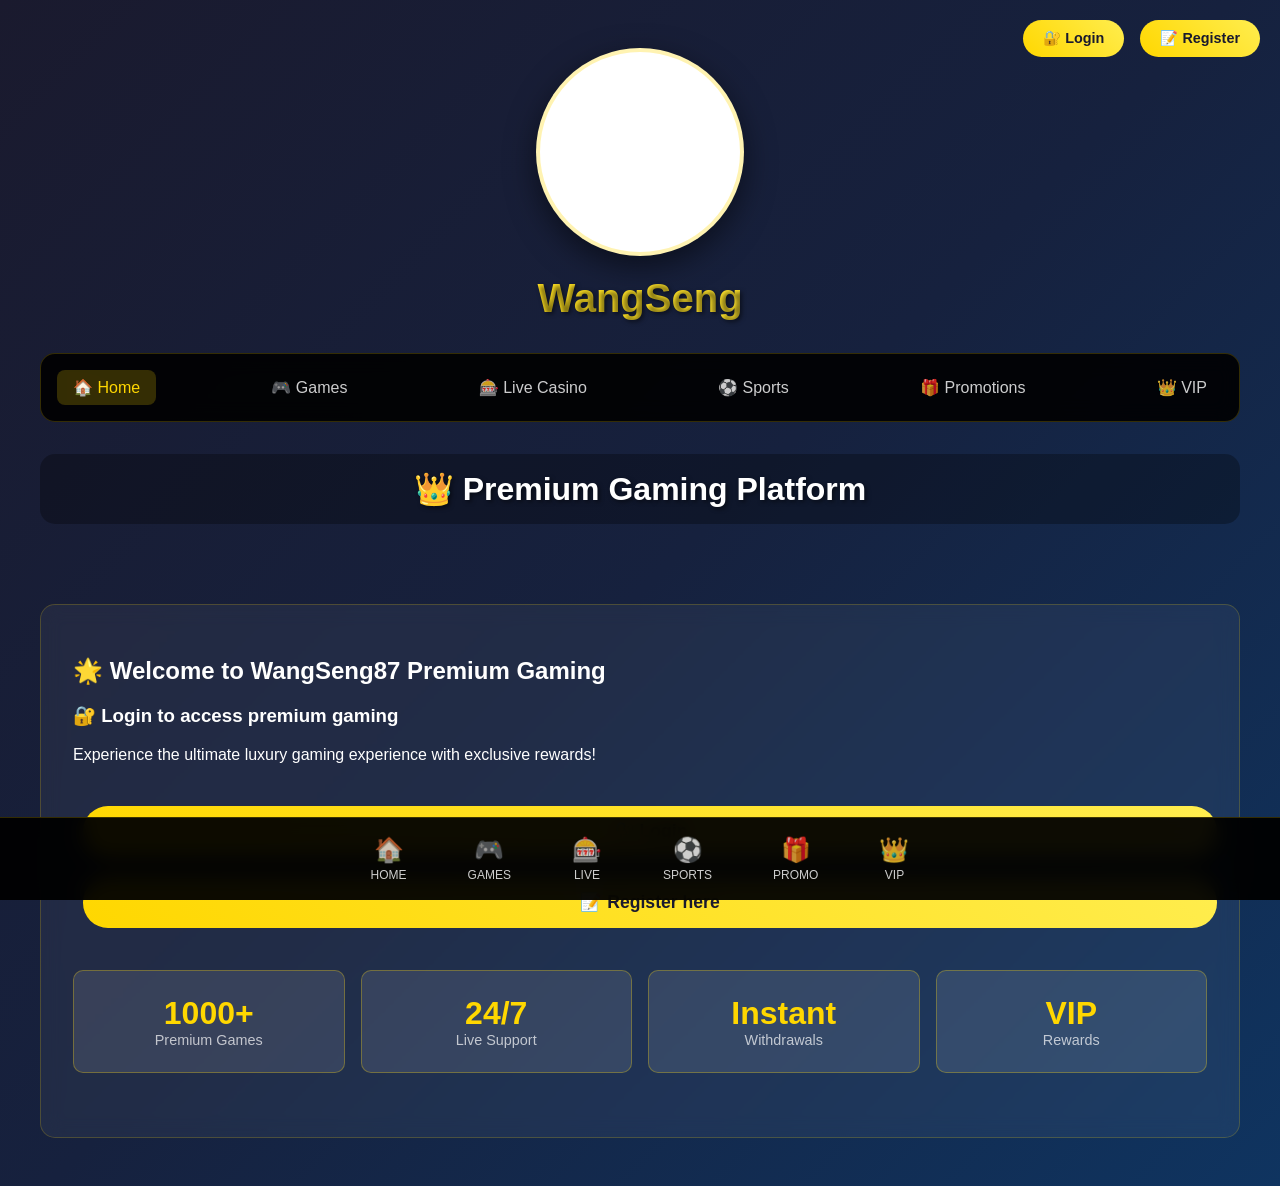
<file: index.html>
<!DOCTYPE html>
<html lang="en">
<head>
    <meta charset="UTF-8">
    <meta name="viewport" content="width=device-width, initial-scale=1.0">
    <title>WangSeng87 - Premium Gaming Platform</title>
    <style>
        body {
            margin: 0;
            font-family: -apple-system, BlinkMacSystemFont, 'Segoe UI', sans-serif;
            background: linear-gradient(135deg, #1a1a2e 0%, #16213e 50%, #0f3460 100%);
            min-height: 100vh;
            color: white;
        }
        .container {
            max-width: 1200px;
            margin: 0 auto;
            padding: 1rem;
        }
        
        /* Logo Styles */
        .logo-container {
            text-align: center;
            margin: 2rem 0;
            position: relative;
        }
        .main-logo {
            width: 200px;
            height: 200px;
            border-radius: 50%;
            display: inline-block;
            object-fit: cover;
            box-shadow: 0 10px 30px rgba(0,0,0,0.5);
            animation: logoPulse 3s infinite;
            border: 4px solid rgba(255,215,0,0.3);
            background: white;
        }
        .main-logo video {
            width: 100%;
            height: 100%;
            border-radius: 50%;
            object-fit: cover;
        }
        .platform-name {
            font-size: 2.5rem;
            font-weight: bold;
            margin-top: 1rem;
            text-shadow: 2px 2px 4px rgba(0,0,0,0.5);
            background: linear-gradient(45deg, #ffd700, #ffed4e);
            -webkit-background-clip: text;
            -webkit-text-fill-color: transparent;
            background-clip: text;
        }
        
        /* Navigation Bar */
        .navbar {
            background: rgba(0, 0, 0, 0.9);
            backdrop-filter: blur(10px);
            border-radius: 15px;
            padding: 1rem;
            margin: 2rem 0;
            border: 1px solid rgba(255,215,0,0.2);
        }
        .nav-content {
            display: flex;
            justify-content: space-between;
            align-items: center;
            flex-wrap: wrap;
        }
        .nav-item {
            padding: 0.5rem 1rem;
            cursor: pointer;
            border-radius: 8px;
            transition: all 0.3s ease;
            color: rgba(255,255,255,0.8);
            font-weight: 500;
        }
        .nav-item:hover {
            background: rgba(255,215,0,0.1);
            color: #ffd700;
            transform: translateY(-2px);
        }
        .nav-item.active {
            color: #ffd700;
            background: rgba(255,215,0,0.2);
        }
        
        /* Task Bar */
        .taskbar {
            position: fixed;
            bottom: 0;
            left: 0;
            right: 0;
            background: rgba(0, 0, 0, 0.95);
            backdrop-filter: blur(10px);
            border-top: 1px solid rgba(255, 215, 0, 0.2);
            padding: 10px 0;
            z-index: 1000;
        }
        .taskbar-content {
            display: flex;
            justify-content: space-around;
            align-items: center;
            max-width: 600px;
            margin: 0 auto;
        }
        .taskbar-item {
            display: flex;
            flex-direction: column;
            align-items: center;
            cursor: pointer;
            padding: 8px 15px;
            border-radius: 8px;
            transition: all 0.3s ease;
            color: rgba(255, 255, 255, 0.8);
            text-decoration: none;
        }
        .taskbar-item:hover {
            background: rgba(255, 215, 0, 0.1);
            color: #ffd700;
            transform: translateY(-2px);
        }
        .taskbar-item.active {
            color: #ffd700;
            background: rgba(255,215,0,0.2);
        }
        .taskbar-icon {
            font-size: 1.5rem;
            margin-bottom: 4px;
        }
        .taskbar-label {
            font-size: 0.75rem;
            font-weight: 500;
        }
        
        .header {
            text-align: center;
            padding: 1rem 0;
            background: rgba(0,0,0,0.3);
            border-radius: 15px;
            margin-bottom: 2rem;
            margin-bottom: 80px;
        }
        h1 {
            font-size: 2rem;
            margin: 0;
            text-shadow: 2px 2px 4px rgba(0,0,0,0.5);
            animation: pulse 2s infinite;
        }
        .auth-buttons {
            position: absolute;
            top: 20px;
            right: 20px;
            display: flex;
            gap: 1rem;
        }
        .auth-button {
            background: linear-gradient(45deg, #ffd700, #ffed4e);
            color: #1a1a2e;
            border: none;
            padding: 10px 20px;
            font-size: 0.9rem;
            border-radius: 20px;
            cursor: pointer;
            transition: all 0.3s ease;
            font-weight: bold;
        }
        .auth-button:hover {
            transform: translateY(-2px);
            box-shadow: 0 6px 20px rgba(255,215,0,0.3);
        }
        .auth-button.logout {
            background: linear-gradient(45deg, #dc3545, #c82333);
            color: white;
        }
        .user-info {
            position: absolute;
            top: 20px;
            right: 20px;
            background: rgba(255,215,0,0.1);
            padding: 10px 20px;
            border-radius: 20px;
            backdrop-filter: blur(10px);
        }
        .section {
            background: rgba(255,255,255,0.05);
            border-radius: 15px;
            padding: 2rem;
            margin: 2rem 0;
            backdrop-filter: blur(10px);
            border: 1px solid rgba(255,215,0,0.2);
            display: none;
        }
        .section.active {
            display: block;
            animation: slideIn 0.5s ease-out;
        }
        .auth-form {
            max-width: 400px;
            margin: 0 auto;
        }
        .form-group {
            margin: 1.5rem 0;
        }
        .form-group label {
            display: block;
            margin-bottom: 0.5rem;
            font-weight: bold;
            color: #ffd700;
        }
        .input-field {
            width: 100%;
            padding: 15px;
            font-size: 1rem;
            border: 2px solid rgba(255,215,0,0.3);
            border-radius: 8px;
            background: rgba(255,255,255,0.9);
            color: #1a1a2e;
            box-sizing: border-box;
        }
        .input-field:focus {
            outline: none;
            border-color: #ffd700;
            box-shadow: 0 0 0 3px rgba(255,215,0,0.1);
        }
        .game-button {
            background: linear-gradient(45deg, #ffd700, #ffed4e);
            color: #1a1a2e;
            border: none;
            padding: 15px 30px;
            font-size: 1.1rem;
            border-radius: 25px;
            cursor: pointer;
            margin: 10px;
            transition: all 0.3s ease;
            font-weight: bold;
            width: 100%;
        }
        .game-button:hover {
            transform: translateY(-2px);
            box-shadow: 0 6px 20px rgba(255,215,0,0.3);
        }
        .game-grid {
            display: grid;
            grid-template-columns: repeat(auto-fill, minmax(300px, 1fr));
            gap: 1.5rem;
            margin: 2rem 0;
        }
        .game-card {
            background: rgba(255,255,255,0.1);
            border-radius: 15px;
            padding: 1.5rem;
            text-align: center;
            transition: transform 0.3s ease;
            cursor: pointer;
            border: 2px solid transparent;
            position: relative;
            overflow: hidden;
        }
        .game-card:hover {
            transform: translateY(-5px);
            border-color: #ffd700;
        }
        .game-card::before {
            content: '';
            position: absolute;
            top: -50%;
            right: -50%;
            width: 200%;
            height: 200%;
            background: radial-gradient(circle, rgba(255,215,0,0.1) 0%, transparent 70%);
            animation: shimmer 3s infinite;
        }
        .game-icon {
            font-size: 3rem;
            margin-bottom: 1rem;
        }
        .game-title {
            font-size: 1.2rem;
            font-weight: bold;
            color: #ffd700;
            margin-bottom: 0.5rem;
        }
        .game-provider {
            color: rgba(255,255,255,0.7);
            font-size: 0.9rem;
            margin-bottom: 1rem;
        }
        .promo-grid {
            display: grid;
            grid-template-columns: repeat(auto-fit, minmax(300px, 1fr));
            gap: 1.5rem;
            margin: 2rem 0;
        }
        .promo-card {
            background: linear-gradient(45deg, #ffd700, #ffed4e);
            border-radius: 15px;
            padding: 2rem;
            text-align: center;
            color: #1a1a2e;
            position: relative;
            overflow: hidden;
        }
        .promo-card::before {
            content: '';
            position: absolute;
            top: -50%;
            right: -50%;
            width: 200%;
            height: 200%;
            background: radial-gradient(circle, rgba(26,26,46,0.1) 0%, transparent 70%);
            animation: shimmer 3s infinite;
        }
        .vip-section {
            background: linear-gradient(45deg, #1a1a2e, #16213e);
            border-radius: 15px;
            padding: 2rem;
            margin: 2rem 0;
            border: 2px solid #ffd700;
            position: relative;
        }
        .vip-badge {
            position: absolute;
            top: -15px;
            right: 20px;
            background: #ffd700;
            color: #1a1a2e;
            padding: 5px 15px;
            border-radius: 20px;
            font-weight: bold;
            font-size: 0.9rem;
        }
        .payment-methods {
            display: flex;
            justify-content: space-around;
            align-items: center;
            flex-wrap: wrap;
            gap: 1rem;
            margin: 2rem 0;
        }
        .payment-method {
            background: rgba(255,255,255,0.1);
            border-radius: 10px;
            padding: 1rem 2rem;
            text-align: center;
            border: 1px solid rgba(255,215,0,0.3);
            transition: all 0.3s ease;
        }
        .payment-method:hover {
            background: rgba(255,215,0,0.1);
            transform: translateY(-2px);
        }
        .stats-grid {
            display: grid;
            grid-template-columns: repeat(auto-fit, minmax(200px, 1fr));
            gap: 1rem;
            margin: 2rem 0;
        }
        .stat-item {
            background: rgba(255,255,255,0.1);
            border-radius: 10px;
            padding: 1.5rem;
            text-align: center;
            border: 1px solid rgba(255,215,0,0.3);
        }
        .stat-value {
            font-size: 2rem;
            font-weight: bold;
            color: #ffd700;
        }
        .stat-label {
            color: rgba(255,255,255,0.7);
            font-size: 0.9rem;
        }
        
        /* Sports Betting Styles */
        .matches-grid {
            display: grid;
            grid-template-columns: repeat(auto-fill, minmax(350px, 1fr));
            gap: 1.5rem;
            margin: 2rem 0;
        }
        .match-card {
            background: rgba(255,255,255,0.1);
            border-radius: 15px;
            padding: 1.5rem;
            text-align: center;
            transition: transform 0.3s ease;
            cursor: pointer;
            border: 2px solid transparent;
            position: relative;
            overflow: hidden;
        }
        .match-card:hover {
            transform: translateY(-5px);
            border-color: #ffd700;
        }
        .match-card::before {
            content: '';
            position: absolute;
            top: -50%;
            right: -50%;
            width: 200%;
            height: 200%;
            background: radial-gradient(circle, rgba(255,215,0,0.1) 0%, transparent 70%);
            animation: shimmer 3s infinite;
        }
        .teams {
            display: flex;
            justify-content: space-between;
            align-items: center;
            margin-bottom: 1rem;
            font-size: 1.1rem;
            font-weight: bold;
        }
        .team {
            color: #ffd700;
            flex: 1;
        }
        .vs {
            color: rgba(255,255,255,0.6);
            margin: 0 1rem;
        }
        .odds {
            display: flex;
            justify-content: space-around;
            margin: 1rem 0;
            gap: 0.5rem;
        }
        .odd {
            background: rgba(255,215,0,0.2);
            color: #ffd700;
            padding: 0.5rem 1rem;
            border-radius: 8px;
            font-weight: bold;
            font-size: 0.9rem;
            cursor: pointer;
            transition: all 0.3s ease;
        }
        .odd:hover {
            background: rgba(255,215,0,0.3);
            transform: scale(1.05);
        }
        .match-info {
            display: flex;
            justify-content: space-between;
            align-items: center;
            margin-top: 1rem;
            font-size: 0.9rem;
        }
        .league {
            color: rgba(255,255,255,0.8);
        }
        .time {
            background: rgba(255,0,0,0.2);
            color: #ff6b6b;
            padding: 0.25rem 0.75rem;
            border-radius: 12px;
            font-size: 0.8rem;
            font-weight: bold;
        }
        .sports-list {
            margin: 2rem 0;
        }
        .sport-grid {
            display: grid;
            grid-template-columns: repeat(auto-fill, minmax(200px, 1fr));
            gap: 1rem;
            margin: 2rem 0;
        }
        .sport-card {
            background: rgba(255,255,255,0.1);
            border-radius: 15px;
            padding: 1.5rem;
            text-align: center;
            transition: transform 0.3s ease;
            cursor: pointer;
            border: 2px solid transparent;
        }
        .sport-card:hover {
            transform: translateY(-5px);
            border-color: #ffd700;
        }
        .sport-icon {
            font-size: 3rem;
            margin-bottom: 1rem;
        }
        .sport-name {
            font-size: 1.2rem;
            font-weight: bold;
            color: #ffd700;
            margin-bottom: 0.5rem;
        }
        .sport-count {
            background: rgba(0,255,0,0.2);
            color: #00ff00;
            padding: 0.25rem 0.75rem;
            border-radius: 12px;
            font-size: 0.8rem;
            font-weight: bold;
            margin-bottom: 0.5rem;
        }
        .sport-markets {
            color: rgba(255,255,255,0.7);
            font-size: 0.8rem;
            line-height: 1.4;
        }
        .betting-markets {
            margin: 2rem 0;
        }
        .markets-grid {
            display: grid;
            grid-template-columns: repeat(auto-fit, minmax(250px, 1fr));
            gap: 1rem;
            margin: 2rem 0;
        }
        .market-card {
            background: rgba(255,255,255,0.1);
            border-radius: 15px;
            padding: 1.5rem;
            text-align: center;
            border: 1px solid rgba(255,215,0,0.3);
            transition: all 0.3s ease;
        }
        .market-card:hover {
            background: rgba(255,215,0,0.1);
            transform: translateY(-2px);
        }
        .market-card h4 {
            color: #ffd700;
            margin-bottom: 0.5rem;
            font-size: 1.1rem;
        }
        .market-card p {
            color: rgba(255,255,255,0.8);
            margin-bottom: 1rem;
            font-size: 0.9rem;
        }
        .market-example {
            background: rgba(255,215,0,0.2);
            color: #ffd700;
            padding: 0.5rem;
            border-radius: 8px;
            font-weight: bold;
            font-size: 0.8rem;
        }
        .sports-category {
            margin: 2rem 0;
        }
        .sports-category h3 {
            color: #ffd700;
            margin-bottom: 1.5rem;
            font-size: 1.5rem;
        }
        @keyframes pulse {
            0% { transform: scale(1); }
            50% { transform: scale(1.05); }
            100% { transform: scale(1); }
        }
        @keyframes slideIn {
            from { opacity: 0; transform: translateY(20px); }
            to { opacity: 1; transform: translateY(0); }
        }
        @keyframes shimmer {
            0% { transform: rotate(0deg); }
            100% { transform: rotate(360deg); }
        }
        @keyframes logoPulse {
            0% { transform: scale(1); box-shadow: 0 10px 30px rgba(0,0,0,0.5); }
            50% { transform: scale(1.05); box-shadow: 0 15px 40px rgba(255,215,0,0.4); }
            100% { transform: scale(1); box-shadow: 0 10px 30px rgba(0,0,0,0.5); }
        }
        .pulse { animation: pulse 2s infinite; }
        .slide-in { animation: slideIn 0.5s ease-out; }
    </style>
</head>
<body>
    <div class="container">
        <div class="logo-container">
            <!-- WangSeng87 Video Logo -->
            <video class="main-logo" autoplay muted loop playsinline 
                   onerror="this.style.display='none'; document.getElementById('fallbackLogo').style.display='flex';">
                <source src="wangseng-lion.mp4" type="video/mp4">
                Your browser does not support the video tag.
            </video>
            
            <!-- Fallback Logo if video fails -->
            <div id="fallbackLogo" style="display: none; width: 200px; height: 200px; border-radius: 50%; background: linear-gradient(45deg, #ffd700, #ffed4e); align-items: center; justify-content: center; font-size: 4rem; font-weight: bold; color: #1a1a2e; text-shadow: 2px 2px 4px rgba(0,0,0,0.5); box-shadow: 0 10px 30px rgba(0,0,0,0.5); animation: logoPulse 3s infinite; margin: 0 auto;">
                WS87
            </div>
            
            <div class="platform-name">WangSeng</div>
        </div>
        
        <div class="navbar">
            <div class="nav-content">
                <div class="nav-item active" onclick="showSection('home')">🏠 Home</div>
                <div class="nav-item" onclick="showSection('games')">🎮 Games</div>
                <div class="nav-item" onclick="showSection('livecasino')">🎰 Live Casino</div>
                <div class="nav-item" onclick="showSection('sports')">⚽ Sports</div>
                <div class="nav-item" onclick="showSection('promotions')">🎁 Promotions</div>
                <div class="nav-item" onclick="showSection('vip')">👑 VIP</div>
            </div>
        </div>
        
        <div class="header">
            <h1>👑 Premium Gaming Platform</h1>
            
            <!-- Authentication UI -->
            <div id="authButtons" class="auth-buttons">
                <button class="auth-button" onclick="showSection('login')">🔐 Login</button>
                <button class="auth-button" onclick="showSection('register')">📝 Register</button>
            </div>
            
            <div id="userInfo" class="user-info" style="display: none;">
                <span id="displayUsername">Player</span>
                <button class="auth-button logout" onclick="logout()">🚪 Logout</button>
            </div>
        </div>

        <!-- Home Section -->
        <div id="home" class="section active">
            <h2>🌟 Welcome to WangSeng87 Premium Gaming</h2>
            <div id="guestContent">
                <h3>🔐 Login to access premium gaming</h3>
                <p>Experience the ultimate luxury gaming experience with exclusive rewards!</p>
                <div style="text-align: center; margin: 2rem 0;">
                    <button class="game-button" onclick="showSection('login')">🔐 Login</button>
                    <button class="game-button" onclick="showSection('register')">📝 Register here</button>
                </div>
            </div>
            
            <div id="userContent" style="display: none;">
                <h3>👑 Welcome back, <span id="welcomeUser">Player</span>!</h3>
                <p>Ready for premium gaming action?</p>
            </div>
            
            <div class="stats-grid">
                <div class="stat-item">
                    <div class="stat-value">1000+</div>
                    <div class="stat-label">Premium Games</div>
                </div>
                <div class="stat-item">
                    <div class="stat-value">24/7</div>
                    <div class="stat-label">Live Support</div>
                </div>
                <div class="stat-item">
                    <div class="stat-value">Instant</div>
                    <div class="stat-label">Withdrawals</div>
                </div>
                <div class="stat-item">
                    <div class="stat-value">VIP</div>
                    <div class="stat-label">Rewards</div>
                </div>
            </div>
        </div>

        <!-- Games Section -->
        <div id="games" class="section">
            <h2>🎮 Premium Games Collection</h2>
            <div class="game-grid">
                <div class="game-card" onclick="playGame('mega-fortune')">
                    <div class="game-icon">💰</div>
                    <div class="game-title">Mega Fortune</div>
                    <div class="game-provider">NetEnt • 96.6% RTP • High Volatility</div>
                    <button class="game-button">Play Now</button>
                </div>
                <div class="game-card" onclick="playGame('starburst')">
                    <div class="game-icon">⭐</div>
                    <div class="game-title">Starburst</div>
                    <div class="game-provider">NetEnt • 96.1% RTP • Low Volatility</div>
                    <button class="game-button">Play Now</button>
                </div>
                <div class="game-card" onclick="playGame('gonzo')">
                    <div class="game-icon">🗿</div>
                    <div class="game-title">Gonzo's Quest</div>
                    <div class="game-provider">NetEnt • 95.97% RTP • Medium Volatility</div>
                    <button class="game-button">Play Now</button>
                </div>
                <div class="game-card" onclick="playGame('book-of-dead')">
                    <div class="game-icon">📖</div>
                    <div class="game-title">Book of Dead</div>
                    <div class="game-provider">Play'n GO • 96.21% RTP • High Volatility</div>
                    <button class="game-button">Play Now</button>
                </div>
                <div class="game-card" onclick="playGame('sweet-bonanza')">
                    <div class="game-icon">🍬</div>
                    <div class="game-title">Sweet Bonanza</div>
                    <div class="game-provider">Pragmatic Play • 96.51% RTP • High Volatility</div>
                    <button class="game-button">Play Now</button>
                </div>
                <div class="game-card" onclick="playGame('gates-of-olympus')">
                    <div class="game-icon">⚡</div>
                    <div class="game-title">Gates of Olympus</div>
                    <div class="game-provider">Pragmatic Play • 96.5% RTP • High Volatility</div>
                    <button class="game-button">Play Now</button>
                </div>
            </div>
        </div>

        <!-- Live Casino Section -->
        <div id="livecasino" class="section">
            <h2>🎰 Live Casino Experience</h2>
            <div class="game-grid">
                <div class="game-card" onclick="playGame('live-blackjack')">
                    <div class="game-icon">♠️</div>
                    <div class="game-title">Live Blackjack</div>
                    <div class="game-provider">Classic 21 with live dealers</div>
                    <button class="game-button">Join Table</button>
                </div>
                <div class="game-card" onclick="playGame('live-roulette')">
                    <div class="game-icon">🎰</div>
                    <div class="game-title">Live Roulette</div>
                    <div class="game-provider">European & American tables</div>
                    <button class="game-button">Join Table</button>
                </div>
                <div class="game-card" onclick="playGame('live-baccarat')">
                    <div class="game-icon">🎴</div>
                    <div class="game-title">Live Baccarat</div>
                    <div class="game-provider">Squeeze & No Commission tables</div>
                    <button class="game-button">Join Table</button>
                </div>
                <div class="game-card" onclick="playGame('dragon-tiger')">
                    <div class="game-icon">🐅</div>
                    <div class="game-title">Dragon Tiger</div>
                    <div class="game-provider">Fast-paced card game</div>
                    <button class="game-button">Join Table</button>
                </div>
                <div class="game-card" onclick="playGame('live-sic-bo')">
                    <div class="game-icon">🎲</div>
                    <div class="game-title">Live Sic Bo</div>
                    <div class="game-provider">Traditional dice game</div>
                    <button class="game-button">Join Table</button>
                </div>
                <div class="game-card" onclick="playGame('texas-holdem')">
                    <div class="game-icon">🃏</div>
                    <div class="game-title">Texas Hold'em</div>
                    <div class="game-provider">Live poker tournaments</div>
                    <button class="game-button">Join Table</button>
                </div>
            </div>
        </div>

        <!-- Sports Betting Section -->
        <div id="sports" class="section">
            <h2>⚽ Sports Betting</h2>
            
            <!-- Live Matches -->
            <div class="sports-category">
                <h3>🔴 Live Matches</h3>
                <div class="matches-grid">
                    <div class="match-card">
                        <div class="teams">
                            <span class="team">Manchester United</span>
                            <span class="vs">VS</span>
                            <span class="team">Liverpool</span>
                        </div>
                        <div class="odds">
                            <span class="odd">2.45</span>
                            <span class="odd">3.20</span>
                            <span class="odd">2.80</span>
                        </div>
                        <div class="match-info">
                            <span class="league">Premier League</span>
                            <span class="time">Live 45'</span>
                        </div>
                        <button class="game-button">Bet Now</button>
                    </div>
                    
                    <div class="match-card">
                        <div class="teams">
                            <span class="team">Real Madrid</span>
                            <span class="vs">VS</span>
                            <span class="team">Barcelona</span>
                        </div>
                        <div class="odds">
                            <span class="odd">1.95</span>
                            <span class="odd">3.60</span>
                            <span class="odd">3.85</span>
                        </div>
                        <div class="match-info">
                            <span class="league">La Liga</span>
                            <span class="time">Live 67'</span>
                        </div>
                        <button class="game-button">Bet Now</button>
                    </div>
                    
                    <div class="match-card">
                        <div class="teams">
                            <span class="team">Lakers</span>
                            <span class="vs">VS</span>
                            <span class="team">Celtics</span>
                        </div>
                        <div class="odds">
                            <span class="odd">1.85</span>
                            <span class="odd">2.10</span>
                            <span class="odd">2.25</span>
                        </div>
                        <div class="match-info">
                            <span class="league">NBA</span>
                            <span class="time">Q3 8:24</span>
                        </div>
                        <button class="game-button">Bet Now</button>
                    </div>
                </div>
            </div>
            
            <!-- Popular Sports -->
            <div class="sports-list">
                <h3>🏆 Popular Sports</h3>
                <div class="sport-grid">
                    <div class="sport-card" onclick="openSport('football')">
                        <div class="sport-icon">⚽</div>
                        <div class="sport-name">Football</div>
                        <div class="sport-count">245 Live</div>
                        <div class="sport-markets">1X2, Over/Under, BTTS</div>
                    </div>
                    
                    <div class="sport-card" onclick="openSport('basketball')">
                        <div class="sport-icon">🏀</div>
                        <div class="sport-name">Basketball</div>
                        <div class="sport-count">89 Live</div>
                        <div class="sport-markets">Moneyline, Spread, Total</div>
                    </div>
                    
                    <div class="sport-card" onclick="openSport('tennis')">
                        <div class="sport-icon">🎾</div>
                        <div class="sport-name">Tennis</div>
                        <div class="sport-count">67 Live</div>
                        <div class="sport-markets">Match Winner, Sets, Games</div>
                    </div>
                    
                    <div class="sport-card" onclick="openSport('cricket')">
                        <div class="sport-icon">🏏</div>
                        <div class="sport-name">Cricket</div>
                        <div class="sport-count">45 Live</div>
                        <div class="sport-markets">Match Winner, Top Batsman</div>
                    </div>
                    
                    <div class="sport-card" onclick="openSport('esports')">
                        <div class="sport-icon">🎮</div>
                        <div class="sport-name">E-Sports</div>
                        <div class="sport-count">156 Live</div>
                        <div class="sport-markets">LOL, Dota 2, CS:GO</div>
                    </div>
                    
                    <div class="sport-card" onclick="openSport('boxing')">
                        <div class="sport-icon">🥊</div>
                        <div class="sport-name">Boxing</div>
                        <div class="sport-count">12 Live</div>
                        <div class="sport-markets">Winner, Round, Method</div>
                    </div>
                </div>
            </div>
            
            <!-- Betting Markets -->
            <div class="betting-markets">
                <h3>💰 Popular Markets</h3>
                <div class="markets-grid">
                    <div class="market-card">
                        <h4>🏠 Match Winner</h4>
                        <p>Bet on who will win the match</p>
                        <div class="market-example">1X2 - Home/Draw/Away</div>
                    </div>
                    
                    <div class="market-card">
                        <h4>📊 Over/Under</h4>
                        <p>Bet on total goals/points</p>
                        <div class="market-example">Over 2.5 Goals</div>
                    </div>
                    
                    <div class="market-card">
                        <h4>🎯 Both Teams Score</h4>
                        <p>Will both teams score?</p>
                        <div class="market-example">Yes/No</div>
                    </div>
                    
                    <div class="market-card">
                        <h4>📈 Handicap</h4>
                        <p>Give teams virtual advantage</p>
                        <div class="market-example">-1.5 / +1.5</div>
                    </div>
                </div>
            </div>
        </div>

        <!-- Promotions Section -->
        <div id="promotions" class="section">
            <h2>🎁 Promotions & Bonuses</h2>
            <div class="promo-grid">
                <div class="promo-card">
                    <h3>🎯 Welcome Bonus</h3>
                    <p style="font-size: 1.5rem; margin: 1rem 0;">Get 200% up to $1000!</p>
                    <p>Get started with our amazing welcome package</p>
                    <button class="game-button" style="margin-top: 1rem;">Claim Now</button>
                </div>
                <div class="promo-card">
                    <h3>⚡ Daily Reload</h3>
                    <p style="font-size: 1.5rem; margin: 1rem 0;">50% Daily Bonus!</p>
                    <p>Get bonus every day when you deposit</p>
                    <button class="game-button" style="margin-top: 1rem;">Claim Daily</button>
                </div>
                <div class="promo-card">
                    <h3>👑 VIP Program</h3>
                    <p style="font-size: 1.5rem; margin: 1rem 0;">Exclusive Rewards!</p>
                    <p>Exclusive rewards for VIP members</p>
                    <button class="game-button" style="margin-top: 1rem;">Join VIP</button>
                </div>
                <div class="promo-card">
                    <h3>🎰 Cashback</h3>
                    <p style="font-size: 1.5rem; margin: 1rem 0;">10% Weekly Cashback!</p>
                    <p>Get cashback on your weekly losses</p>
                    <button class="game-button" style="margin-top: 1rem;">Get Cashback</button>
                </div>
            </div>
        </div>

        <!-- VIP Section -->
        <div id="vip" class="section">
            <div class="vip-section">
                <div class="vip-badge">👑 EXCLUSIVE</div>
                <h2>👑 VIP Elite Club</h2>
                <p>Experience the ultimate luxury gaming with exclusive VIP benefits</p>
                
                <div class="stats-grid">
                    <div class="stat-item">
                        <div class="stat-value">5%</div>
                        <div class="stat-label">Higher RTP</div>
                    </div>
                    <div class="stat-item">
                        <div class="stat-value">24/7</div>
                        <div class="stat-label">Personal Manager</div>
                    </div>
                    <div class="stat-item">
                        <div class="stat-value">Instant</div>
                        <div class="stat-label">Withdrawals</div>
                    </div>
                    <div class="stat-item">
                        <div class="stat-value">Exclusive</div>
                        <div class="stat-label">Events & Trips</div>
                    </div>
                </div>
                
                <h3>🏆 VIP Levels</h3>
                <div class="game-grid">
                    <div class="game-card">
                        <div class="game-icon">🥉</div>
                        <div class="game-title">Bronze VIP</div>
                        <div class="game-provider">$1,000 - $10,000</div>
                        <button class="game-button">Current Level</button>
                    </div>
                    <div class="game-card">
                        <div class="game-icon">🥈</div>
                        <div class="game-title">Silver VIP</div>
                        <div class="game-provider">$10,000 - $50,000</div>
                        <button class="game-button">Next Level</button>
                    </div>
                    <div class="game-card">
                        <div class="game-icon">🥇</div>
                        <div class="game-title">Gold VIP</div>
                        <div class="game-provider">$50,000 - $100,000</div>
                        <button class="game-button">Premium</button>
                    </div>
                    <div class="game-card">
                        <div class="game-icon">💎</div>
                        <div class="game-title">Diamond VIP</div>
                        <div class="game-provider">$100,000+</div>
                        <button class="game-button">Elite</button>
                    </div>
                </div>
            </div>
        </div>

        <!-- Login Section -->
        <div id="login" class="section">
            <h2>🔐 Login to Your Account</h2>
            <div class="auth-form">
                <div class="form-group">
                    <label for="loginUsername">👤 Username</label>
                    <input type="text" id="loginUsername" class="input-field" placeholder="Enter your username" maxlength="20">
                </div>
                <div class="form-group">
                    <label for="loginPassword">🔒 Password</label>
                    <input type="password" id="loginPassword" class="input-field" placeholder="Enter your password">
                </div>
                <button class="game-button" onclick="login()">🔐 Login</button>
                <p style="text-align: center; margin-top: 1rem;">
                    Don't have an account? <a href="#" onclick="showSection('register')" style="color: #ffd700;">Register here</a>
                </p>
            </div>
        </div>

        <!-- Register Section -->
        <div id="register" class="section">
            <h2>📝 Create Premium Account</h2>
            <div class="auth-form">
                <div class="form-group">
                    <label for="registerUsername">👤 Username</label>
                    <input type="text" id="registerUsername" class="input-field" placeholder="Choose a username" maxlength="20">
                </div>
                <div class="form-group">
                    <label for="registerEmail">📧 Email</label>
                    <input type="email" id="registerEmail" class="input-field" placeholder="Enter your email">
                </div>
                <div class="form-group">
                    <label for="registerPassword">🔒 Password</label>
                    <input type="password" id="registerPassword" class="input-field" placeholder="Create a password" minlength="6">
                </div>
                <div class="form-group">
                    <label for="confirmPassword">🔒 Confirm Password</label>
                    <input type="password" id="confirmPassword" class="input-field" placeholder="Confirm your password">
                </div>
                <button class="game-button" onclick="register()">📝 Register</button>
                <p style="text-align: center; margin-top: 1rem;">
                    Already have an account? <a href="#" onclick="showSection('login')" style="color: #ffd700;">Login here</a>
                </p>
            </div>
        </div>

        <!-- Payment Methods Section -->
        <div id="payments" class="section">
            <h2>💳 Payment Methods</h2>
            <div class="payment-methods">
                <div class="payment-method">
                    <div class="game-icon">🏦</div>
                    <h4>Bank Transfer</h4>
                    <p>Secure bank transfers</p>
                </div>
                <div class="payment-method">
                    <div class="game-icon">💳</div>
                    <h4>E-Wallet</h4>
                    <p>Fast e-wallet payments</p>
                </div>
                <div class="payment-method">
                    <div class="game-icon">₿</div>
                    <h4>Cryptocurrency</h4>
                    <p>Bitcoin & more</p>
                </div>
                <div class="payment-method">
                    <div class="game-icon">💰</div>
                    <h4>Credit Cards</h4>
                    <p>Visa, Mastercard</p>
                </div>
            </div>
        </div>
    </div>

    <!-- Task Bar -->
    <div class="taskbar">
        <div class="taskbar-content">
            <div class="taskbar-item" onclick="showSection('home')" id="homeTaskbar">
                <div class="taskbar-icon">🏠</div>
                <div class="taskbar-label">HOME</div>
            </div>
            <div class="taskbar-item" onclick="showSection('games')" id="gamesTaskbar">
                <div class="taskbar-icon">🎮</div>
                <div class="taskbar-label">GAMES</div>
            </div>
            <div class="taskbar-item" onclick="showSection('livecasino')" id="livecasinoTaskbar">
                <div class="taskbar-icon">🎰</div>
                <div class="taskbar-label">LIVE</div>
            </div>
            <div class="taskbar-item" onclick="showSection('sports')" id="sportsTaskbar">
                <div class="taskbar-icon">⚽</div>
                <div class="taskbar-label">SPORTS</div>
            </div>
            <div class="taskbar-item" onclick="showSection('promotions')" id="promotionsTaskbar">
                <div class="taskbar-icon">🎁</div>
                <div class="taskbar-label">PROMO</div>
            </div>
            <div class="taskbar-item" onclick="showSection('vip')" id="vipTaskbar">
                <div class="taskbar-icon">👑</div>
                <div class="taskbar-label">VIP</div>
            </div>
        </div>
    </div>

    <script>
        let currentUser = null;

        // User management
        const users = JSON.parse(localStorage.getItem('wangsengUsers')) || [];
        let userStats = JSON.parse(localStorage.getItem('wangsengStats')) || {};

        // Navigation
        function showSection(sectionId) {
            // Hide all sections
            document.querySelectorAll('.section').forEach(section => {
                section.classList.remove('active');
            });
            
            // Remove active class from all nav items
            document.querySelectorAll('.nav-item').forEach(item => {
                item.classList.remove('active');
            });
            
            // Remove active class from all taskbar items
            document.querySelectorAll('.taskbar-item').forEach(item => {
                item.classList.remove('active');
            });
            
            // Show selected section
            document.getElementById(sectionId).classList.add('active');
            
            // Add active class to clicked nav item
            const navItem = document.querySelector(`.nav-item[onclick="showSection('${sectionId}')"]`);
            if (navItem) {
                navItem.classList.add('active');
            }
            
            // Add active class to clicked taskbar item
            const taskbarItem = document.getElementById(sectionId + 'Taskbar');
            if (taskbarItem) {
                taskbarItem.classList.add('active');
            }
        }

        // Authentication functions
        function login() {
            const username = document.getElementById('loginUsername').value.trim();
            const password = document.getElementById('loginPassword').value;
            
            if (!username || !password) {
                alert('🔐 Please enter both username and password!');
                return;
            }
            
            const user = users.find(u => u.username === username && u.password === password);
            
            if (user) {
                currentUser = user;
                updateAuthUI();
                alert(`👑 Welcome back, ${username}!`);
                showSection('home');
            } else {
                alert('🔐 Invalid username or password!');
            }
        }

        function register() {
            const username = document.getElementById('registerUsername').value.trim();
            const email = document.getElementById('registerEmail').value.trim();
            const password = document.getElementById('registerPassword').value;
            const confirmPassword = document.getElementById('confirmPassword').value;
            
            if (!username || !email || !password || !confirmPassword) {
                alert('📝 Please fill in all fields!');
                return;
            }
            
            if (password.length < 6) {
                alert('📝 Password must be at least 6 characters!');
                return;
            }
            
            if (password !== confirmPassword) {
                alert('📝 Passwords do not match!');
                return;
            }
            
            if (users.find(u => u.username === username)) {
                alert('📝 Username already exists!');
                return;
            }
            
            const newUser = {
                username,
                email,
                password,
                joinDate: new Date().toISOString(),
                vipLevel: 'Bronze'
            };
            
            users.push(newUser);
            localStorage.setItem('wangsengUsers', JSON.stringify(users));
            
            // Initialize user stats
            userStats[username] = {
                totalWagered: 0,
                totalWon: 0,
                gamesPlayed: 0,
                vipPoints: 0
            };
            localStorage.setItem('wangsengStats', JSON.stringify(userStats));
            
            alert(`📝 Account created successfully! Welcome to WangSeng87, ${username}!`);
            
            // Clear form
            document.getElementById('registerUsername').value = '';
            document.getElementById('registerEmail').value = '';
            document.getElementById('registerPassword').value = '';
            document.getElementById('confirmPassword').value = '';
            
            showSection('login');
        }

        function logout() {
            currentUser = null;
            updateAuthUI();
            alert('🚪 Logged out successfully!');
            showSection('home');
        }

        function updateAuthUI() {
            const authButtons = document.getElementById('authButtons');
            const userInfo = document.getElementById('userInfo');
            const guestContent = document.getElementById('guestContent');
            const userContent = document.getElementById('userContent');
            
            if (currentUser) {
                authButtons.style.display = 'none';
                userInfo.style.display = 'block';
                guestContent.style.display = 'none';
                userContent.style.display = 'block';
                document.getElementById('displayUsername').textContent = currentUser.username;
                document.getElementById('welcomeUser').textContent = currentUser.username;
            } else {
                authButtons.style.display = 'flex';
                userInfo.style.display = 'none';
                guestContent.style.display = 'block';
                userContent.style.display = 'none';
            }
        }

        // Game functions
        function playGame(gameId) {
            if (!currentUser) {
                alert('🔐 Please login first to play!');
                showSection('login');
                return;
            }
            
            alert(`🎮 Loading ${gameId.replace('-', ' ').toUpperCase()}...\n\n🎰 Get ready for premium gaming experience!`);
            
            // Update user stats
            if (currentUser) {
                const stats = userStats[currentUser.username] || {};
                stats.gamesPlayed = (stats.gamesPlayed || 0) + 1;
                stats.vipPoints = (stats.vipPoints || 0) + 10;
                localStorage.setItem('wangsengStats', JSON.stringify(userStats));
            }
        }

        // Sports betting functions
        function openSport(sportType) {
            if (!currentUser) {
                alert('🔐 Please login first to access sports betting!');
                showSection('login');
                return;
            }
            
            alert(`⚽ Opening ${sportType.toUpperCase()} betting...\n\n📊 Browse live matches and odds!`);
            
            // Update user stats
            if (currentUser) {
                const stats = userStats[currentUser.username] || {};
                stats.sportsBets = (stats.sportsBets || 0) + 1;
                stats.vipPoints = (stats.vipPoints || 0) + 5;
                localStorage.setItem('wangsengStats', JSON.stringify(userStats));
            }
        }

        function placeBet(matchId, oddValue) {
            if (!currentUser) {
                alert('🔐 Please login first to place bets!');
                showSection('login');
                return;
            }
            
            const betAmount = prompt(`💰 Enter bet amount for odds ${oddValue}:`);
            if (betAmount && !isNaN(betAmount) && parseFloat(betAmount) > 0) {
                alert(`✅ Bet placed successfully!\n\n📊 Match: ${matchId}\n💰 Amount: $${betAmount}\n📈 Odds: ${oddValue}\n🏆 Potential Win: $${(parseFloat(betAmount) * parseFloat(oddValue)).toFixed(2)}`);
                
                // Update user stats
                if (currentUser) {
                    const stats = userStats[currentUser.username] || {};
                    stats.totalBets = (stats.totalBets || 0) + 1;
                    stats.totalWagered = (stats.totalWagered || 0) + parseFloat(betAmount);
                    stats.vipPoints = (stats.vipPoints || 0) + 15;
                    localStorage.setItem('wangsengStats', JSON.stringify(userStats));
                }
            } else {
                alert('❌ Invalid bet amount!');
            }
        }

        // Keyboard support
        document.addEventListener('keypress', function(event) {
            if (event.key === 'Enter') {
                const activeElement = document.activeElement;
                if (activeElement.id === 'loginUsername' || activeElement.id === 'loginPassword') {
                    login();
                } else if (activeElement.id === 'registerUsername' || activeElement.id === 'registerEmail' || 
                          activeElement.id === 'registerPassword' || activeElement.id === 'confirmPassword') {
                    register();
                }
            }
        });

        // Initialize
        document.addEventListener('DOMContentLoaded', function() {
            updateAuthUI();
            console.log('👑 WangSeng87 Premium Gaming Platform Loaded');
            console.log('🚀 All systems ready for premium gaming action!');
        });
    </script>
</body>
</html>
</file>
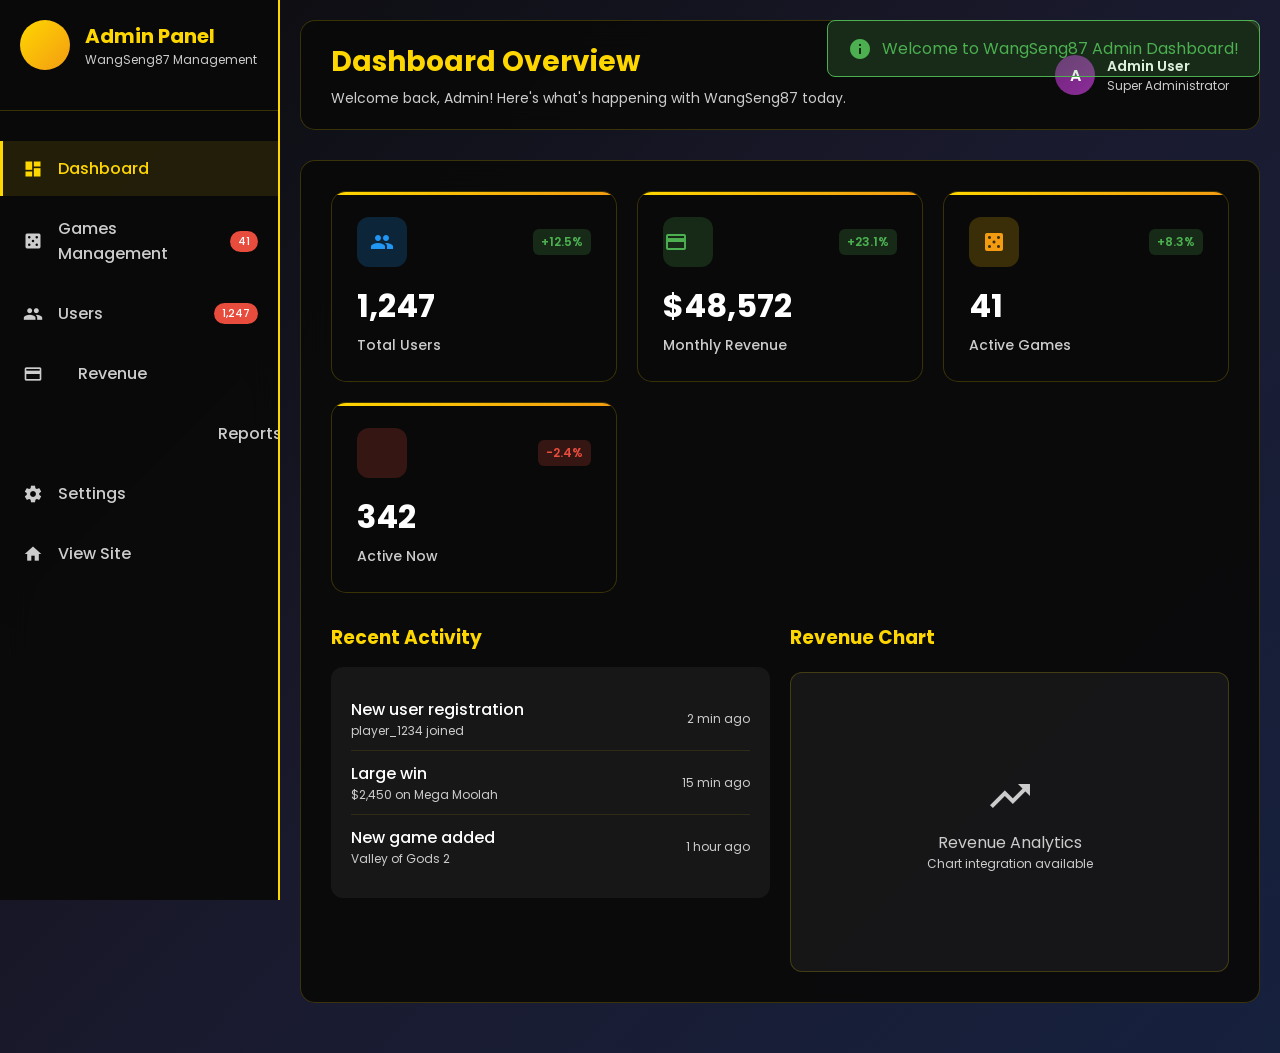
<file: admin-clean.html>
<!DOCTYPE html>
<html lang="en">
<head>
    <meta charset="UTF-8">
    <meta name="viewport" content="width=device-width, initial-scale=1.0">
    <title>WangSeng87 Admin Dashboard</title>
    <meta name="description" content="Admin Dashboard for WangSeng87 Gaming Platform">
    <link href="https://fonts.googleapis.com/icon?family=Material+Icons" rel="stylesheet">
    <link href="https://fonts.googleapis.com/css2?family=Poppins:wght@400;500;600;700&display=swap" rel="stylesheet">
    <style>
        * {
            margin: 0;
            padding: 0;
            box-sizing: border-box;
        }

        :root {
            --primary-gold: #ffd700;
            --primary-purple: #72237e;
            --dark-purple: #4a1a52;
            --light-purple: #8b2e98;
            --bg-dark: #0a0a0a;
            --bg-medium: #1a1a2e;
            --bg-light: #16213e;
            --text-primary: #ffffff;
            --text-secondary: #cccccc;
            --success: #4caf50;
            --danger: #e74c3c;
            --warning: #f39c12;
            --info: #2196F3;
        }

        body {
            font-family: 'Poppins', sans-serif;
            background: linear-gradient(135deg, var(--bg-dark) 0%, var(--bg-medium) 50%, var(--bg-light) 100%);
            color: var(--text-primary);
            min-height: 100vh;
            margin: 0;
            padding: 0;
        }

        .dashboard-container {
            display: flex;
            min-height: 100vh;
        }

        /* Sidebar */
        .sidebar {
            width: 280px;
            background: rgba(10, 10, 10, 0.95);
            backdrop-filter: blur(15px);
            border-right: 2px solid var(--primary-gold);
            padding: 20px 0;
            position: fixed;
            height: 100vh;
            overflow-y: auto;
            z-index: 1000;
            left: 0;
            top: 0;
        }

        .logo-section {
            padding: 0 20px 30px;
            border-bottom: 1px solid rgba(255, 215, 0, 0.2);
            margin-bottom: 30px;
        }

        .admin-logo {
            display: flex;
            align-items: center;
            gap: 15px;
            margin-bottom: 10px;
        }

        .logo-icon {
            width: 50px;
            height: 50px;
            background: linear-gradient(135deg, var(--primary-gold), var(--warning));
            border-radius: 50%;
            display: flex;
            align-items: center;
            justify-content: center;
            font-size: 24px;
            color: var(--bg-dark);
        }

        .logo-text h2 {
            color: var(--primary-gold);
            font-size: 20px;
            font-weight: 700;
            margin: 0;
        }

        .logo-text p {
            color: var(--text-secondary);
            font-size: 12px;
            margin: 0;
        }

        .nav-menu {
            list-style: none;
        }

        .nav-item {
            margin-bottom: 5px;
        }

        .nav-link {
            display: flex;
            align-items: center;
            gap: 15px;
            padding: 15px 20px;
            color: var(--text-secondary);
            text-decoration: none;
            transition: all 0.3s ease;
            border-left: 3px solid transparent;
        }

        .nav-link:hover,
        .nav-link.active {
            background: rgba(255, 215, 0, 0.1);
            color: var(--primary-gold);
            border-left-color: var(--primary-gold);
        }

        .nav-link i {
            font-size: 20px;
        }

        .nav-link span {
            font-weight: 500;
        }

        .nav-badge {
            margin-left: auto;
            background: var(--danger);
            color: white;
            padding: 2px 8px;
            border-radius: 12px;
            font-size: 11px;
            font-weight: 600;
        }

        /* Main Content */
        .main-content {
            flex: 1;
            margin-left: 280px;
            padding: 20px;
        }

        .header {
            background: rgba(10, 10, 10, 0.95);
            backdrop-filter: blur(15px);
            border-radius: 15px;
            padding: 20px 30px;
            margin-bottom: 30px;
            display: flex;
            justify-content: space-between;
            align-items: center;
            border: 1px solid rgba(255, 215, 0, 0.2);
        }

        .header-left h1 {
            color: var(--primary-gold);
            font-size: 28px;
            font-weight: 700;
            margin-bottom: 5px;
        }

        .header-left p {
            color: var(--text-secondary);
            font-size: 14px;
        }

        .header-right {
            display: flex;
            align-items: center;
            gap: 20px;
        }

        .admin-info {
            display: flex;
            align-items: center;
            gap: 12px;
        }

        .admin-avatar {
            width: 40px;
            height: 40px;
            border-radius: 50%;
            background: linear-gradient(135deg, var(--primary-purple), var(--light-purple));
            display: flex;
            align-items: center;
            justify-content: center;
            color: white;
            font-weight: 600;
        }

        .admin-details h4 {
            color: var(--text-primary);
            font-size: 14px;
            font-weight: 600;
            margin: 0;
        }

        .admin-details p {
            color: var(--text-secondary);
            font-size: 12px;
            margin: 0;
        }

        /* Stats Cards */
        .stats-grid {
            display: grid;
            grid-template-columns: repeat(auto-fit, minmax(250px, 1fr));
            gap: 20px;
            margin-bottom: 30px;
        }

        .stat-card {
            background: rgba(10, 10, 10, 0.95);
            backdrop-filter: blur(15px);
            border-radius: 15px;
            padding: 25px;
            border: 1px solid rgba(255, 215, 0, 0.2);
            transition: all 0.3s ease;
            position: relative;
            overflow: hidden;
        }

        .stat-card::before {
            content: '';
            position: absolute;
            top: 0;
            left: 0;
            right: 0;
            height: 3px;
            background: linear-gradient(90deg, var(--primary-gold), var(--warning));
        }

        .stat-card:hover {
            transform: translateY(-5px);
            box-shadow: 0 10px 30px rgba(255, 215, 0, 0.2);
        }

        .stat-header {
            display: flex;
            justify-content: space-between;
            align-items: center;
            margin-bottom: 15px;
        }

        .stat-icon {
            width: 50px;
            height: 50px;
            border-radius: 12px;
            display: flex;
            align-items: center;
            justify-content: center;
            font-size: 24px;
        }

        .stat-icon.users {
            background: rgba(33, 150, 243, 0.2);
            color: var(--info);
        }

        .stat-icon.revenue {
            background: rgba(76, 175, 80, 0.2);
            color: var(--success);
        }

        .stat-icon.games {
            background: rgba(255, 193, 7, 0.2);
            color: var(--warning);
        }

        .stat-icon.active {
            background: rgba(231, 76, 60, 0.2);
            color: var(--danger);
        }

        .stat-change {
            padding: 4px 8px;
            border-radius: 6px;
            font-size: 12px;
            font-weight: 600;
        }

        .stat-change.positive {
            background: rgba(76, 175, 80, 0.2);
            color: var(--success);
        }

        .stat-change.negative {
            background: rgba(231, 76, 60, 0.2);
            color: var(--danger);
        }

        .stat-value {
            font-size: 32px;
            font-weight: 700;
            color: var(--text-primary);
            margin-bottom: 5px;
        }

        .stat-label {
            color: var(--text-secondary);
            font-size: 14px;
            font-weight: 500;
        }

        /* Content Sections */
        .content-section {
            background: rgba(10, 10, 10, 0.95);
            backdrop-filter: blur(15px);
            border-radius: 15px;
            padding: 30px;
            margin-bottom: 30px;
            border: 1px solid rgba(255, 215, 0, 0.2);
            display: none;
        }

        .content-section.active {
            display: block;
        }

        .section-header {
            display: flex;
            justify-content: space-between;
            align-items: center;
            margin-bottom: 25px;
            padding-bottom: 15px;
            border-bottom: 1px solid rgba(255, 215, 0, 0.2);
        }

        .section-title {
            color: var(--primary-gold);
            font-size: 20px;
            font-weight: 600;
        }

        .btn {
            padding: 10px 20px;
            border: none;
            border-radius: 8px;
            font-weight: 600;
            cursor: pointer;
            transition: all 0.3s ease;
            display: inline-flex;
            align-items: center;
            gap: 8px;
            text-decoration: none;
            font-size: 14px;
        }

        .btn-primary {
            background: linear-gradient(135deg, var(--primary-gold), var(--warning));
            color: var(--bg-dark);
        }

        .btn-primary:hover {
            transform: translateY(-2px);
            box-shadow: 0 5px 15px rgba(255, 215, 0, 0.3);
        }

        .btn-secondary {
            background: rgba(255, 255, 255, 0.1);
            color: var(--text-primary);
            border: 1px solid rgba(255, 215, 0, 0.3);
        }

        .btn-secondary:hover {
            background: rgba(255, 215, 0, 0.1);
            border-color: var(--primary-gold);
        }

        .btn-danger {
            background: var(--danger);
            color: white;
        }

        .btn-danger:hover {
            background: #c0392b;
            transform: translateY(-2px);
        }

        /* Tables */
        .data-table {
            width: 100%;
            border-collapse: collapse;
            margin-top: 20px;
        }

        .data-table th {
            background: rgba(255, 215, 0, 0.1);
            color: var(--primary-gold);
            font-weight: 600;
            text-align: left;
            padding: 15px;
            border-bottom: 2px solid rgba(255, 215, 0, 0.3);
        }

        .data-table td {
            padding: 15px;
            border-bottom: 1px solid rgba(255, 215, 0, 0.1);
            color: var(--text-primary);
        }

        .data-table tr:hover {
            background: rgba(255, 215, 0, 0.05);
        }

        .status-badge {
            padding: 4px 12px;
            border-radius: 12px;
            font-size: 12px;
            font-weight: 600;
        }

        .status-badge.online {
            background: rgba(76, 175, 80, 0.2);
            color: var(--success);
        }

        .status-badge.offline {
            background: rgba(231, 76, 60, 0.2);
            color: var(--danger);
        }

        .status-badge.maintenance {
            background: rgba(255, 193, 7, 0.2);
            color: var(--warning);
        }

        /* Forms */
        .form-group {
            margin-bottom: 20px;
        }

        .form-label {
            display: block;
            color: var(--text-primary);
            font-weight: 500;
            margin-bottom: 8px;
        }

        .form-input,
        .form-select,
        .form-textarea {
            width: 100%;
            padding: 12px 15px;
            background: var(--bg-dark);
            border: 1px solid rgba(255, 215, 0, 0.3);
            border-radius: 8px;
            color: var(--text-primary);
            font-size: 14px;
            transition: all 0.3s ease;
        }

        .form-input:focus,
        .form-select:focus,
        .form-textarea:focus {
            outline: none;
            border-color: var(--primary-gold);
            box-shadow: 0 0 0 3px rgba(255, 215, 0, 0.1);
        }

        .form-textarea {
            resize: vertical;
            min-height: 100px;
        }

        .form-row {
            display: grid;
            grid-template-columns: repeat(auto-fit, minmax(200px, 1fr));
            gap: 20px;
        }

        /* Game Cards */
        .games-grid {
            display: grid;
            grid-template-columns: repeat(auto-fill, minmax(300px, 1fr));
            gap: 20px;
            margin-top: 20px;
        }

        .game-card {
            background: rgba(255, 255, 255, 0.05);
            border: 1px solid rgba(255, 215, 0, 0.2);
            border-radius: 12px;
            padding: 20px;
            transition: all 0.3s ease;
        }

        .game-card:hover {
            transform: translateY(-3px);
            border-color: var(--primary-gold);
        }

        .game-header {
            display: flex;
            justify-content: space-between;
            align-items: start;
            margin-bottom: 15px;
        }

        .game-title {
            color: var(--primary-gold);
            font-weight: 600;
            font-size: 16px;
        }

        .game-provider {
            color: var(--text-secondary);
            font-size: 12px;
        }

        .game-stats {
            display: flex;
            gap: 15px;
            margin-top: 10px;
        }

        .game-stat {
            text-align: center;
        }

        .game-stat-value {
            color: var(--text-primary);
            font-weight: 600;
            font-size: 14px;
        }

        .game-stat-label {
            color: var(--text-secondary);
            font-size: 11px;
        }

        /* Charts */
        .chart-container {
            background: rgba(255, 255, 255, 0.05);
            border: 1px solid rgba(255, 215, 0, 0.2);
            border-radius: 12px;
            padding: 20px;
            margin-top: 20px;
            height: 300px;
            display: flex;
            align-items: center;
            justify-content: center;
            color: var(--text-secondary);
        }

        /* Mobile Responsive */
        @media (max-width: 768px) {
            .sidebar {
                width: 70px;
                padding: 20px 0;
            }

            .logo-section,
            .nav-link span,
            .nav-badge {
                display: none;
            }

            .main-content {
                margin-left: 70px;
            }

            .header {
                flex-direction: column;
                gap: 20px;
                text-align: center;
            }

            .stats-grid {
                grid-template-columns: 1fr;
            }

            .form-row {
                grid-template-columns: 1fr;
            }

            .data-table {
                font-size: 12px;
            }

            .data-table th,
            .data-table td {
                padding: 10px;
            }
        }

        /* Loading Animation */
        .loading {
            display: inline-block;
            width: 20px;
            height: 20px;
            border: 3px solid rgba(255, 255, 255, 0.3);
            border-radius: 50%;
            border-top-color: var(--primary-gold);
            animation: spin 1s ease-in-out infinite;
        }

        @keyframes spin {
            to { transform: rotate(360deg); }
        }

        /* Alert Messages */
        .alert {
            padding: 15px 20px;
            border-radius: 8px;
            margin-bottom: 20px;
            display: flex;
            align-items: center;
            gap: 10px;
        }

        .alert-success {
            background: rgba(76, 175, 80, 0.2);
            border: 1px solid var(--success);
            color: var(--success);
        }

        .alert-warning {
            background: rgba(255, 193, 7, 0.2);
            border: 1px solid var(--warning);
            color: var(--warning);
        }

        .alert-danger {
            background: rgba(231, 76, 60, 0.2);
            border: 1px solid var(--danger);
            color: var(--danger);
        }
    </style>
</head>
<body>
    <div class="dashboard-container">
        <!-- Sidebar -->
        <aside class="sidebar">
            <div class="logo-section">
                <div class="admin-logo">
                    <div class="logo-icon">
                        <i class="material-icons">admin_panel_settings</i>
                    </div>
                    <div class="logo-text">
                        <h2>Admin Panel</h2>
                        <p>WangSeng87 Management</p>
                    </div>
                </div>
            </div>

            <nav>
                <ul class="nav-menu">
                    <li class="nav-item">
                        <a href="#" class="nav-link active" data-section="dashboard">
                            <i class="material-icons">dashboard</i>
                            <span>Dashboard</span>
                        </a>
                    </li>
                    <li class="nav-item">
                        <a href="#" class="nav-link" data-section="games">
                            <i class="material-icons">casino</i>
                            <span>Games Management</span>
                            <span class="nav-badge">41</span>
                        </a>
                    </li>
                    <li class="nav-item">
                        <a href="#" class="nav-link" data-section="users">
                            <i class="material-icons">people</i>
                            <span>Users</span>
                            <span class="nav-badge">1,247</span>
                        </a>
                    </li>
                    <li class="nav-item">
                        <a href="#" class="nav-link" data-section="revenue">
                            <i class="material-icons">payments</i>
                            <span>Revenue</span>
                        </a>
                    </li>
                    <li class="nav-item">
                        <a href="#" class="nav-link" data-section="reports">
                            <i class="material-icons">analytics</i>
                            <span>Reports</span>
                        </a>
                    </li>
                    <li class="nav-item">
                        <a href="#" class="nav-link" data-section="settings">
                            <i class="material-icons">settings</i>
                            <span>Settings</span>
                        </a>
                    </li>
                    <li class="nav-item">
                        <a href="index.html" class="nav-link">
                            <i class="material-icons">home</i>
                            <span>View Site</span>
                        </a>
                    </li>
                </ul>
            </nav>
        </aside>

        <!-- Main Content -->
        <main class="main-content">
            <!-- Header -->
            <header class="header">
                <div class="header-left">
                    <h1>Dashboard Overview</h1>
                    <p>Welcome back, Admin! Here's what's happening with WangSeng87 today.</p>
                </div>
                <div class="header-right">
                    <div class="admin-info">
                        <div class="admin-avatar">A</div>
                        <div class="admin-details">
                            <h4>Admin User</h4>
                            <p>Super Administrator</p>
                        </div>
                    </div>
                </div>
            </header>

            <!-- Dashboard Section -->
            <section id="dashboard" class="content-section active">
                <!-- Stats Grid -->
                <div class="stats-grid">
                    <div class="stat-card">
                        <div class="stat-header">
                            <div class="stat-icon users">
                                <i class="material-icons">people</i>
                            </div>
                            <span class="stat-change positive">+12.5%</span>
                        </div>
                        <div class="stat-value">1,247</div>
                        <div class="stat-label">Total Users</div>
                    </div>

                    <div class="stat-card">
                        <div class="stat-header">
                            <div class="stat-icon revenue">
                                <i class="material-icons">payments</i>
                            </div>
                            <span class="stat-change positive">+23.1%</span>
                        </div>
                        <div class="stat-value">$48,572</div>
                        <div class="stat-label">Monthly Revenue</div>
                    </div>

                    <div class="stat-card">
                        <div class="stat-header">
                            <div class="stat-icon games">
                                <i class="material-icons">casino</i>
                            </div>
                            <span class="stat-change positive">+8.3%</span>
                        </div>
                        <div class="stat-value">41</div>
                        <div class="stat-label">Active Games</div>
                    </div>

                    <div class="stat-card">
                        <div class="stat-header">
                            <div class="stat-icon active">
                                <i class="material-icons">online_prediction</i>
                            </div>
                            <span class="stat-change negative">-2.4%</span>
                        </div>
                        <div class="stat-value">342</div>
                        <div class="stat-label">Active Now</div>
                    </div>
                </div>

                <!-- Recent Activity -->
                <div style="display: grid; grid-template-columns: 1fr 1fr; gap: 20px;">
                    <div>
                        <h3 style="color: var(--primary-gold); margin-bottom: 15px;">Recent Activity</h3>
                        <div style="background: rgba(255, 255, 255, 0.05); border-radius: 12px; padding: 20px;">
                            <div style="display: flex; justify-content: space-between; align-items: center; padding: 10px 0; border-bottom: 1px solid rgba(255, 215, 0, 0.1);">
                                <div>
                                    <div style="color: var(--text-primary); font-weight: 500;">New user registration</div>
                                    <div style="color: var(--text-secondary); font-size: 12px;">player_1234 joined</div>
                                </div>
                                <div style="color: var(--text-secondary); font-size: 12px;">2 min ago</div>
                            </div>
                            <div style="display: flex; justify-content: space-between; align-items: center; padding: 10px 0; border-bottom: 1px solid rgba(255, 215, 0, 0.1);">
                                <div>
                                    <div style="color: var(--text-primary); font-weight: 500;">Large win</div>
                                    <div style="color: var(--text-secondary); font-size: 12px;">$2,450 on Mega Moolah</div>
                                </div>
                                <div style="color: var(--text-secondary); font-size: 12px;">15 min ago</div>
                            </div>
                            <div style="display: flex; justify-content: space-between; align-items: center; padding: 10px 0;">
                                <div>
                                    <div style="color: var(--text-primary); font-weight: 500;">New game added</div>
                                    <div style="color: var(--text-secondary); font-size: 12px;">Valley of Gods 2</div>
                                </div>
                                <div style="color: var(--text-secondary); font-size: 12px;">1 hour ago</div>
                            </div>
                        </div>
                    </div>

                    <div>
                        <h3 style="color: var(--primary-gold); margin-bottom: 15px;">Revenue Chart</h3>
                        <div class="chart-container">
                            <div style="text-align: center;">
                                <i class="material-icons" style="font-size: 48px; margin-bottom: 10px;">trending_up</i>
                                <p>Revenue Analytics</p>
                                <p style="font-size: 12px;">Chart integration available</p>
                            </div>
                        </div>
                    </div>
                </div>
            </section>

            <!-- Games Management Section -->
            <section id="games" class="content-section">
                <div class="section-header">
                    <h2 class="section-title">Games Management</h2>
                    <button class="btn btn-primary" onclick="showAddGameForm()">
                        <i class="material-icons">add</i>
                        Add New Game
                    </button>
                </div>

                <!-- Add Game Form (Hidden by default) -->
                <div id="addGameForm" style="display: none; background: rgba(255, 255, 255, 0.05); border-radius: 12px; padding: 20px; margin-bottom: 20px;">
                    <h3 style="color: var(--primary-gold); margin-bottom: 20px;">Add New Game</h3>
                    <form onsubmit="addNewGame(event)">
                        <div class="form-row">
                            <div class="form-group">
                                <label class="form-label">Game Name</label>
                                <input type="text" class="form-input" id="gameName" required>
                            </div>
                            <div class="form-group">
                                <label class="form-label">Provider</label>
                                <select class="form-select" id="gameProvider" required>
                                    <option value="">Select Provider</option>
                                    <option value="pragmatic">Pragmatic Play</option>
                                    <option value="netent">NetEnt</option>
                                    <option value="yggdrasil">YGGDRASIL</option>
                                    <option value="evoplay">EVOPLAY</option>
                                    <option value="slot4d">Slot 4D</option>
                                    <option value="btgaming">BT GAMING</option>
                                    <option value="imperium">IMPERIUM GAMES</option>
                                    <option value="mario">MARIO CLUB</option>
                                    <option value="playace">PLAYACE YOPLAY</option>
                                </select>
                            </div>
                        </div>
                        <div class="form-row">
                            <div class="form-group">
                                <label class="form-label">RTP %</label>
                                <input type="number" class="form-input" id="gameRTP" min="80" max="99" step="0.1" required>
                            </div>
                            <div class="form-group">
                                <label class="form-label">Volatility</label>
                                <select class="form-select" id="gameVolatility" required>
                                    <option value="">Select Volatility</option>
                                    <option value="low">Low</option>
                                    <option value="medium">Medium</option>
                                    <option value="high">High</option>
                                </select>
                            </div>
                        </div>
                        <div class="form-group">
                            <label class="form-label">Features (comma separated)</label>
                            <input type="text" class="form-input" id="gameFeatures" placeholder="Free Spins, Bonus, Wilds">
                        </div>
                        <div style="display: flex; gap: 10px;">
                            <button type="submit" class="btn btn-primary">
                                <i class="material-icons">save</i>
                                Save Game
                            </button>
                            <button type="button" class="btn btn-secondary" onclick="hideAddGameForm()">
                                Cancel
                            </button>
                        </div>
                    </form>
                </div>

                <!-- Games Grid -->
                <div class="games-grid">
                    <div class="game-card">
                        <div class="game-header">
                            <div>
                                <div class="game-title">Mega Moolah</div>
                                <div class="game-provider">Microgaming</div>
                            </div>
                            <span class="status-badge online">Active</span>
                        </div>
                        <div class="game-stats">
                            <div class="game-stat">
                                <div class="game-stat-value">88.1%</div>
                                <div class="game-stat-label">RTP</div>
                            </div>
                            <div class="game-stat">
                                <div class="game-stat-value">High</div>
                                <div class="game-stat-label">Volatility</div>
                            </div>
                            <div class="game-stat">
                                <div class="game-stat-value">1.2k</div>
                                <div class="game-stat-label">Plays</div>
                            </div>
                        </div>
                        <div style="margin-top: 15px; display: flex; gap: 10px;">
                            <button class="btn btn-secondary" style="font-size: 12px; padding: 6px 12px;">
                                <i class="material-icons" style="font-size: 14px;">edit</i>
                                Edit
                            </button>
                            <button class="btn btn-danger" style="font-size: 12px; padding: 6px 12px;">
                                <i class="material-icons" style="font-size: 14px;">delete</i>
                                Remove
                            </button>
                        </div>
                    </div>

                    <div class="game-card">
                        <div class="game-header">
                            <div>
                                <div class="game-title">Gates of Olympus</div>
                                <div class="game-provider">Pragmatic Play</div>
                            </div>
                            <span class="status-badge online">Active</span>
                        </div>
                        <div class="game-stats">
                            <div class="game-stat">
                                <div class="game-stat-value">96.5%</div>
                                <div class="game-stat-label">RTP</div>
                            </div>
                            <div class="game-stat">
                                <div class="game-stat-value">High</div>
                                <div class="game-stat-label">Volatility</div>
                            </div>
                            <div class="game-stat">
                                <div class="game-stat-value">892</div>
                                <div class="game-stat-label">Plays</div>
                            </div>
                        </div>
                        <div style="margin-top: 15px; display: flex; gap: 10px;">
                            <button class="btn btn-secondary" style="font-size: 12px; padding: 6px 12px;">
                                <i class="material-icons" style="font-size: 14px;">edit</i>
                                Edit
                            </button>
                            <button class="btn btn-danger" style="font-size: 12px; padding: 6px 12px;">
                                <i class="material-icons" style="font-size: 14px;">delete</i>
                                Remove
                            </button>
                        </div>
                    </div>

                    <div class="game-card">
                        <div class="game-header">
                            <div>
                                <div class="game-title">Sugar Rush</div>
                                <div class="game-provider">Pragmatic Play</div>
                            </div>
                            <span class="status-badge online">Active</span>
                        </div>
                        <div class="game-stats">
                            <div class="game-stat">
                                <div class="game-stat-value">96.5%</div>
                                <div class="game-stat-label">RTP</div>
                            </div>
                            <div class="game-stat">
                                <div class="game-stat-value">High</div>
                                <div class="game-stat-label">Volatility</div>
                            </div>
                            <div class="game-stat">
                                <div class="game-stat-value">756</div>
                                <div class="game-stat-label">Plays</div>
                            </div>
                        </div>
                        <div style="margin-top: 15px; display: flex; gap: 10px;">
                            <button class="btn btn-secondary" style="font-size: 12px; padding: 6px 12px;">
                                <i class="material-icons" style="font-size: 14px;">edit</i>
                                Edit
                            </button>
                            <button class="btn btn-danger" style="font-size: 12px; padding: 6px 12px;">
                                <i class="material-icons" style="font-size: 14px;">delete</i>
                                Remove
                            </button>
                        </div>
                    </div>
                </div>
            </section>

            <!-- Users Section -->
            <section id="users" class="content-section">
                <div class="section-header">
                    <h2 class="section-title">User Management</h2>
                    <button class="btn btn-primary">
                        <i class="material-icons">person_add</i>
                        Add User
                    </button>
                </div>

                <div class="alert alert-warning">
                    <i class="material-icons">warning</i>
                    User management features require backend integration for full functionality.
                </div>

                <table class="data-table">
                    <thead>
                        <tr>
                            <th>User ID</th>
                            <th>Username</th>
                            <th>Email</th>
                            <th>Join Date</th>
                            <th>Status</th>
                            <th>Actions</th>
                        </tr>
                    </thead>
                    <tbody>
                        <tr>
                            <td>#001</td>
                            <td>player_1234</td>
                            <td>player@example.com</td>
                            <td>2024-01-15</td>
                            <td><span class="status-badge online">Active</span></td>
                            <td>
                                <button class="btn btn-secondary" style="font-size: 12px; padding: 6px 12px;">View</button>
                            </td>
                        </tr>
                        <tr>
                            <td>#002</td>
                            <td>lucky_winner</td>
                            <td>winner@example.com</td>
                            <td>2024-01-20</td>
                            <td><span class="status-badge online">Active</span></td>
                            <td>
                                <button class="btn btn-secondary" style="font-size: 12px; padding: 6px 12px;">View</button>
                            </td>
                        </tr>
                        <tr>
                            <td>#003</td>
                            <td>slot_master</td>
                            <td>master@example.com</td>
                            <td>2024-02-01</td>
                            <td><span class="status-badge maintenance">Suspended</span></td>
                            <td>
                                <button class="btn btn-secondary" style="font-size: 12px; padding: 6px 12px;">View</button>
                            </td>
                        </tr>
                    </tbody>
                </table>
            </section>

            <!-- Revenue Section -->
            <section id="revenue" class="content-section">
                <div class="section-header">
                    <h2 class="section-title">Revenue Analytics</h2>
                    <button class="btn btn-secondary">
                        <i class="material-icons">download</i>
                        Export Report
                    </button>
                </div>

                <div class="stats-grid">
                    <div class="stat-card">
                        <div class="stat-header">
                            <div class="stat-icon revenue">
                                <i class="material-icons">today</i>
                            </div>
                        </div>
                        <div class="stat-value">$1,619</div>
                        <div class="stat-label">Today's Revenue</div>
                    </div>

                    <div class="stat-card">
                        <div class="stat-header">
                            <div class="stat-icon revenue">
                                <i class="material-icons">date_range</i>
                            </div>
                        </div>
                        <div class="stat-value">$48,572</div>
                        <div class="stat-label">Monthly Revenue</div>
                    </div>

                    <div class="stat-card">
                        <div class="stat-header">
                            <div class="stat-icon revenue">
                                <i class="material-icons">trending_up</i>
                            </div>
                        </div>
                        <div class="stat-value">$582,864</div>
                        <div class="stat-label">Yearly Revenue</div>
                    </div>
                </div>

                <div class="chart-container">
                    <div style="text-align: center;">
                        <i class="material-icons" style="font-size: 48px; margin-bottom: 10px;">bar_chart</i>
                        <p>Revenue Chart</p>
                        <p style="font-size: 12px;">Integration with Chart.js recommended</p>
                    </div>
                </div>
            </section>

            <!-- Reports Section -->
            <section id="reports" class="content-section">
                <div class="section-header">
                    <h2 class="section-title">System Reports</h2>
                    <button class="btn btn-primary">
                        <i class="material-icons">refresh</i>
                        Refresh
                    </button>
                </div>

                <div class="stats-grid">
                    <div class="stat-card">
                        <div class="stat-header">
                            <div class="stat-icon users">
                                <i class="material-icons">security</i>
                            </div>
                        </div>
                        <div class="stat-value">0</div>
                        <div class="stat-label">Security Issues</div>
                    </div>

                    <div class="stat-card">
                        <div class="stat-header">
                            <div class="stat-icon games">
                                <i class="material-icons">bug_report</i>
                            </div>
                        </div>
                        <div class="stat-value">2</div>
                        <div class="stat-label">Bug Reports</div>
                    </div>

                    <div class="stat-card">
                        <div class="stat-header">
                            <div class="stat-icon active">
                                <i class="material-icons">support_agent</i>
                            </div>
                        </div>
                        <div class="stat-value">5</div>
                        <div class="stat-label">Support Tickets</div>
                    </div>
                </div>
            </section>

            <!-- Settings Section -->
            <section id="settings" class="content-section">
                <div class="section-header">
                    <h2 class="section-title">Platform Settings</h2>
                    <button class="btn btn-primary">
                        <i class="material-icons">save</i>
                        Save Changes
                    </button>
                </div>

                <form>
                    <div class="form-row">
                        <div class="form-group">
                            <label class="form-label">Platform Name</label>
                            <input type="text" class="form-input" value="WangSeng87">
                        </div>
                        <div class="form-group">
                            <label class="form-label">Contact Email</label>
                            <input type="email" class="form-input" value="admin@wangseng87.com">
                        </div>
                    </div>

                    <div class="form-row">
                        <div class="form-group">
                            <label class="form-label">Currency</label>
                            <select class="form-select">
                                <option value="USD" selected>USD ($)</option>
                                <option value="EUR">EUR (€)</option>
                                <option value="MYR">MYR (RM)</option>
                            </select>
                        </div>
                        <div class="form-group">
                            <label class="form-label">Language</label>
                            <select class="form-select">
                                <option value="en" selected>English</option>
                                <option value="zh">Chinese</option>
                                <option value="my">Malay</option>
                            </select>
                        </div>
                    </div>

                    <div class="form-group">
                        <label class="form-label">Maintenance Mode</label>
                        <select class="form-select">
                            <option value="off" selected>Off - Platform Live</option>
                            <option value="on">On - Under Maintenance</option>
                        </select>
                    </div>

                    <div class="form-group">
                        <label class="form-label">Platform Description</label>
                        <textarea class="form-textarea">Welcome to WangSeng87 - Your premium online gaming destination with the best slots, jackpots, and casino games.</textarea>
                    </div>
                </form>
            </section>
        </main>
    </div>

    <script>
        // Navigation functionality
        document.addEventListener('DOMContentLoaded', function() {
            const navLinks = document.querySelectorAll('.nav-link[data-section]');
            const sections = document.querySelectorAll('.content-section');

            navLinks.forEach(link => {
                link.addEventListener('click', function(e) {
                    e.preventDefault();
                    
                    // Remove active class from all links and sections
                    navLinks.forEach(l => l.classList.remove('active'));
                    sections.forEach(s => s.classList.remove('active'));
                    
                    // Add active class to clicked link
                    this.classList.add('active');
                    
                    // Show corresponding section
                    const sectionId = this.dataset.section;
                    const targetSection = document.getElementById(sectionId);
                    if (targetSection) {
                        targetSection.classList.add('active');
                        
                        // Update header title
                        const headerTitle = document.querySelector('.header-left h1');
                        const headerSubtitle = document.querySelector('.header-left p');
                        
                        switch(sectionId) {
                            case 'dashboard':
                                headerTitle.textContent = 'Dashboard Overview';
                                headerSubtitle.textContent = 'Welcome back, Admin! Here\'s what\'s happening with WangSeng87 today.';
                                break;
                            case 'games':
                                headerTitle.textContent = 'Games Management';
                                headerSubtitle.textContent = 'Manage your game library and add new titles.';
                                break;
                            case 'users':
                                headerTitle.textContent = 'User Management';
                                headerSubtitle.textContent = 'View and manage platform users.';
                                break;
                            case 'revenue':
                                headerTitle.textContent = 'Revenue Analytics';
                                headerSubtitle.textContent = 'Track your earnings and financial performance.';
                                break;
                            case 'reports':
                                headerTitle.textContent = 'System Reports';
                                headerSubtitle.textContent = 'Monitor platform health and performance.';
                                break;
                            case 'settings':
                                headerTitle.textContent = 'Platform Settings';
                                headerSubtitle.textContent = 'Configure platform preferences and options.';
                                break;
                        }
                    }
                });
            });

            // Simulate real-time updates
            updateStats();
            setInterval(updateStats, 30000); // Update every 30 seconds
        });

        // Show/Hide Add Game Form
        function showAddGameForm() {
            document.getElementById('addGameForm').style.display = 'block';
        }

        function hideAddGameForm() {
            document.getElementById('addGameForm').style.display = 'none';
            document.querySelector('#addGameForm form').reset();
        }

        // Add New Game
        function addNewGame(event) {
            event.preventDefault();
            
            const gameName = document.getElementById('gameName').value;
            const gameProvider = document.getElementById('gameProvider').value;
            const gameRTP = document.getElementById('gameRTP').value;
            const gameVolatility = document.getElementById('gameVolatility').value;
            const gameFeatures = document.getElementById('gameFeatures').value;
            
            // Show success message
            alert(`Game "${gameName}" has been added successfully!\n\nProvider: ${gameProvider}\nRTP: ${gameRTP}%\nVolatility: ${gameVolatility}\nFeatures: ${gameFeatures}`);
            
            // Hide form and reset
            hideAddGameForm();
            
            // In a real application, this would save to a database
            console.log('New game added:', {
                name: gameName,
                provider: gameProvider,
                rtp: gameRTP,
                volatility: gameVolatility,
                features: gameFeatures
            });
        }

        // Update stats with animation
        function updateStats() {
            const statValues = document.querySelectorAll('.stat-value');
            statValues.forEach(stat => {
                // Add subtle animation to indicate update
                stat.style.transition = 'color 0.5s ease';
                stat.style.color = 'var(--primary-gold)';
                setTimeout(() => {
                    stat.style.color = 'var(--text-primary)';
                }, 500);
            });
        }

        // Simulate real-time notifications
        function showNotification(message, type = 'info') {
            const notification = document.createElement('div');
            notification.className = `alert alert-${type}`;
            notification.style.position = 'fixed';
            notification.style.top = '20px';
            notification.style.right = '20px';
            notification.style.zIndex = '9999';
            notification.style.minWidth = '300px';
            notification.innerHTML = `
                <i class="material-icons">info</i>
                ${message}
            `;
            
            document.body.appendChild(notification);
            
            setTimeout(() => {
                notification.remove();
            }, 5000);
        }

        // Initialize dashboard with welcome message
        setTimeout(() => {
            showNotification('Welcome to WangSeng87 Admin Dashboard!', 'success');
        }, 1000);
    </script>
</body>
</html>
</file>
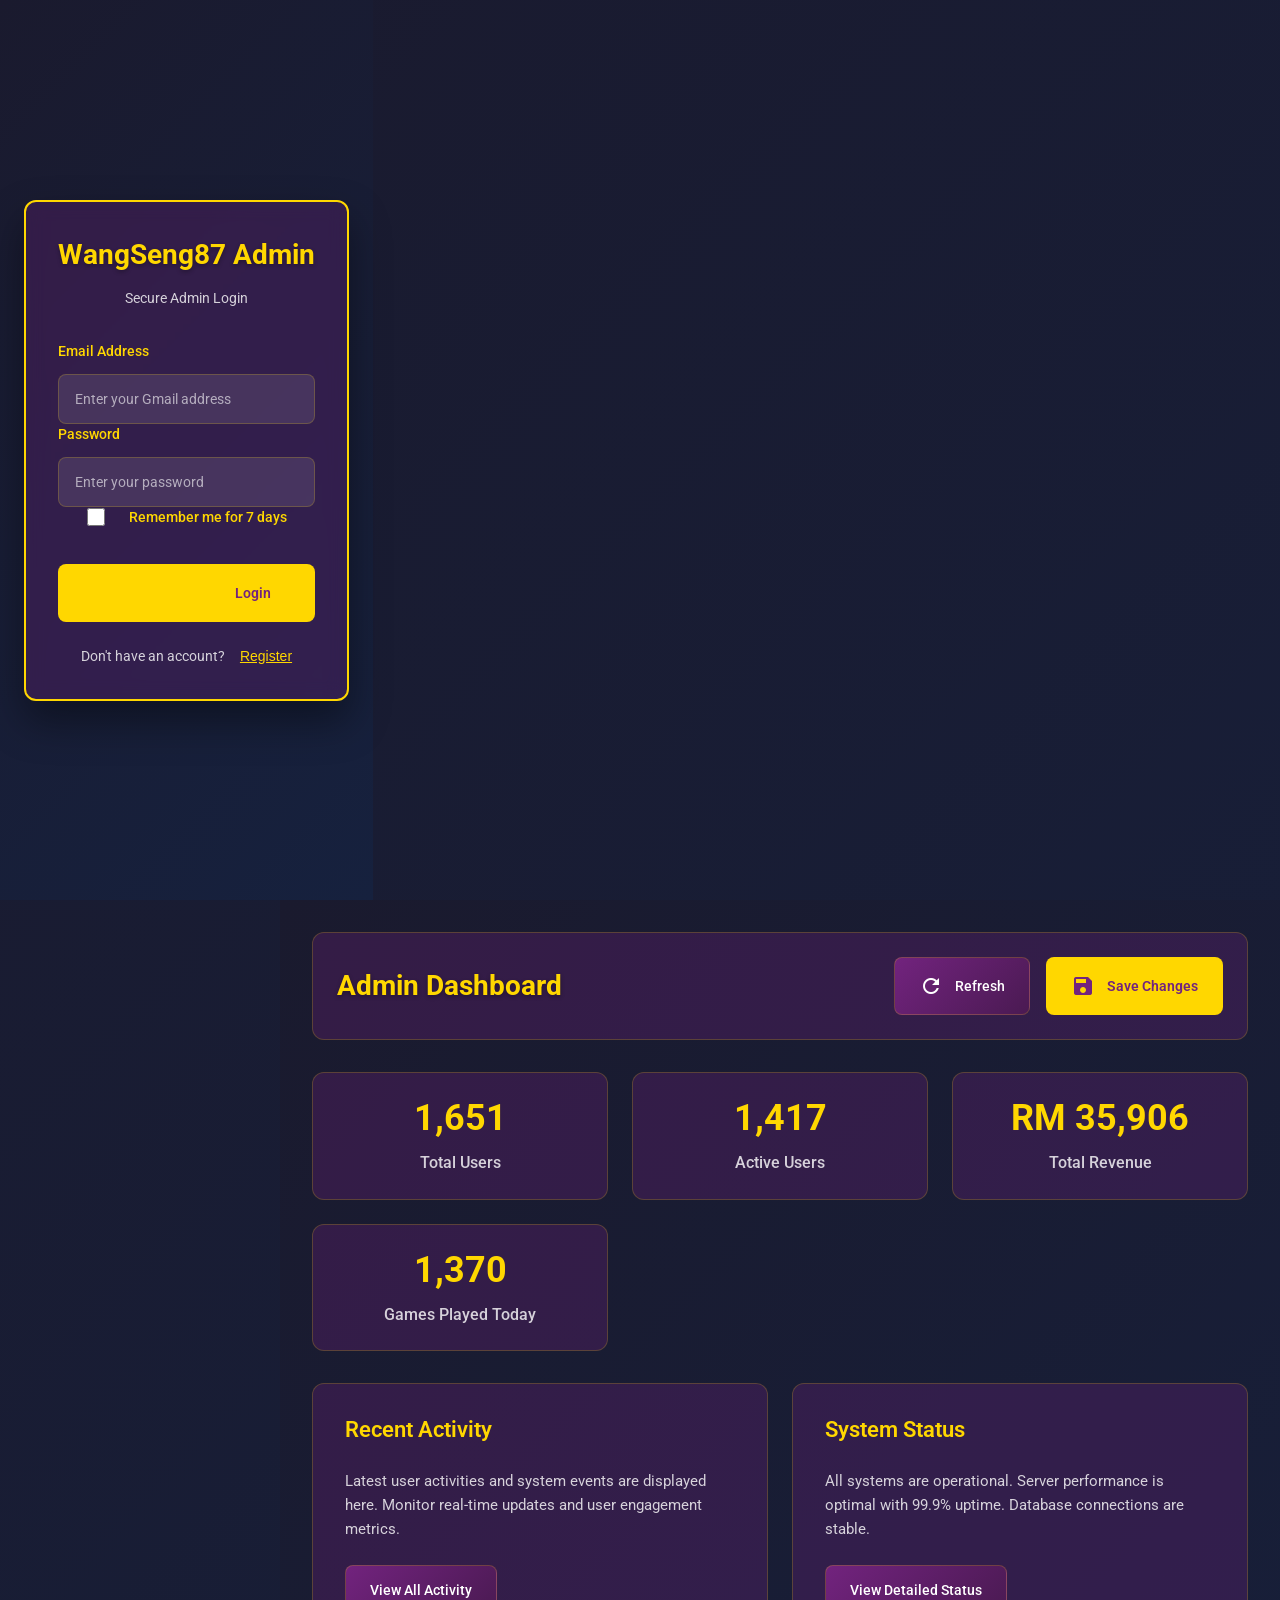
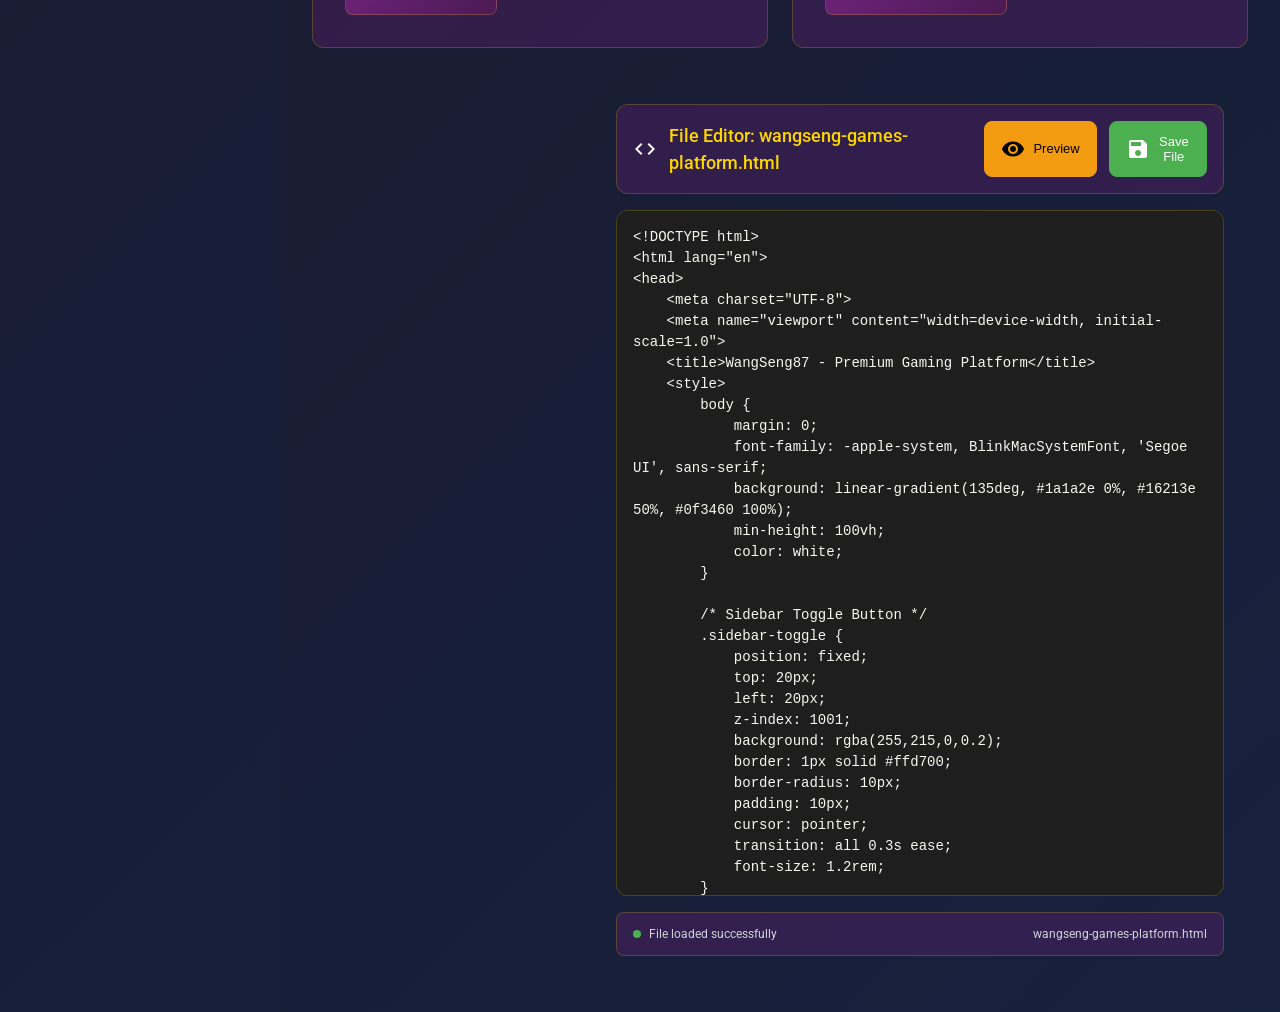
<file: admin-refactored-github.html>
<!DOCTYPE html>
<html lang="en">
<head>
    <meta charset="UTF-8">
    <meta name="viewport" content="width=device-width, initial-scale=1.0">
    <title>WangSeng87 Admin Dashboard - File Editor</title>
    <link href="https://fonts.googleapis.com/icon?family=Material+Icons" rel="stylesheet">
    <link href="https://fonts.googleapis.com/css2?family=Roboto:wght@300;400;500;700&display=swap" rel="stylesheet">
    <style>
        * {
            margin: 0;
            padding: 0;
            box-sizing: border-box;
        }

        :root {
            --primary-purple: #72237e;
            --dark-purple: #4a1a52;
            --light-purple: #8b2e98;
            --accent-yellow: #ffd700;
            --accent-yellow-light: #ffed4e;
            --bg-dark: #1a1a2e;
            --bg-medium: #16213e;
            --text-primary: #ffffff;
            --text-secondary: rgba(255,255,255,0.8);
            --text-muted: rgba(255,255,255,0.6);
            --border-color: rgba(255,215,0,0.2);
            --card-bg: rgba(114, 35, 126, 0.3);
            --spacing-xs: 8px;
            --spacing-sm: 12px;
            --spacing-md: 16px;
            --spacing-lg: 24px;
            --spacing-xl: 32px;
            --border-radius: 8px;
            --border-radius-lg: 12px;
            --success: #4caf50;
            --danger: #e74c3c;
            --warning: #f39c12;
        }

        body {
            font-family: 'Roboto', sans-serif;
            background: linear-gradient(135deg, var(--bg-dark) 0%, var(--bg-medium) 100%);
            color: var(--text-primary);
            min-height: 100vh;
            margin: 0;
            padding: 0;
            overflow-x: hidden;
            font-size: 14px;
            line-height: 1.5;
        }

        .admin-container {
            display: flex;
            min-height: 100vh;
            width: 100%;
        }

        /* Sidebar Styles */
        .sidebar {
            width: 280px;
            background: var(--primary-purple);
            padding: var(--spacing-lg);
            box-shadow: 2px 0 10px rgba(0,0,0,0.3);
            display: flex;
            flex-direction: column;
            position: fixed;
            height: 100vh;
            overflow-y: auto;
            z-index: 1000;
            left: 0;
            top: 0;
        }

        .admin-logo {
            display: flex;
            flex-direction: column;
            align-items: center;
            justify-content: center;
            margin-bottom: var(--spacing-xl);
            padding: var(--spacing-lg);
            background: rgba(255, 215, 0, 0.1);
            border-radius: var(--border-radius-lg);
            border: 2px solid var(--accent-yellow);
        }

        .admin-logo h2 {
            color: var(--accent-yellow);
            font-size: 18px;
            margin: 0;
            text-align: center;
            font-weight: 600;
            text-shadow: 0 2px 4px rgba(0,0,0,0.5);
            font-family: 'Roboto', sans-serif;
        }

        .nav-item {
            display: flex;
            align-items: center;
            padding: var(--spacing-md);
            margin-bottom: var(--spacing-sm);
            background: rgba(255,255,255,0.1);
            border-radius: var(--border-radius);
            cursor: pointer;
            transition: all 0.3s ease;
            font-family: 'Roboto', sans-serif;
            font-size: 14px;
            font-weight: 500;
            border-left: 3px solid transparent;
        }

        .nav-item:hover {
            background: rgba(255,255,255,0.2);
            transform: translateX(5px);
            border-left-color: var(--accent-yellow);
        }

        .nav-item.active {
            background: rgba(255,215,0,0.2);
            border-left-color: var(--accent-yellow);
        }

        .nav-item i {
            margin-right: var(--spacing-md);
            color: var(--accent-yellow);
            font-size: 20px;
        }

        .nav-item span {
            color: var(--text-primary);
            font-size: 14px;
            font-weight: 500;
        }

        /* Main Content */
        .main-content {
            flex: 1;
            padding: var(--spacing-xl);
            overflow-y: auto;
            margin-left: 280px;
            min-height: 100vh;
            background: linear-gradient(135deg, var(--bg-dark) 0%, var(--bg-medium) 100%);
        }

        /* File Editor Styles - GitHub Pages Compatible */
        .file-editor-container {
            flex: 1;
            margin-left: 280px;
            padding: var(--spacing-lg);
            display: flex;
            flex-direction: column;
            height: 100vh;
            overflow: hidden;
        }

        .editor-header {
            background: var(--card-bg);
            border: 1px solid var(--border-color);
            border-radius: var(--border-radius-lg);
            padding: var(--spacing-md);
            margin-bottom: var(--spacing-md);
            display: flex;
            justify-content: space-between;
            align-items: center;
            backdrop-filter: blur(10px);
        }

        .editor-title {
            display: flex;
            align-items: center;
            gap: var(--spacing-sm);
        }

        .editor-title h2 {
            font-size: 18px;
            font-weight: 500;
            color: var(--accent-yellow);
        }

        .editor-actions {
            display: flex;
            gap: var(--spacing-sm);
        }

        .btn-editor {
            background: var(--primary-purple);
            color: var(--text-primary);
            border: 1px solid var(--accent-yellow);
            padding: var(--spacing-sm) var(--spacing-md);
            border-radius: var(--border-radius);
            cursor: pointer;
            display: flex;
            align-items: center;
            gap: var(--spacing-xs);
            font-size: 13px;
            transition: all 0.3s ease;
        }

        .btn-editor:hover {
            background: var(--light-purple);
            transform: translateY(-1px);
            box-shadow: 0 4px 12px rgba(255, 215, 0, 0.3);
        }

        .btn-save {
            background: var(--success);
            border-color: var(--success);
        }

        .btn-save:hover {
            background: #45a049;
        }

        .btn-preview {
            background: var(--warning);
            border-color: var(--warning);
            color: #000;
        }

        .btn-preview:hover {
            background: #e67e00;
        }

        #editor {
            flex: 1;
            border: 1px solid var(--border-color);
            border-radius: var(--border-radius-lg);
            overflow: hidden;
            background: #1e1e1e;
            font-family: 'Courier New', monospace;
            font-size: 14px;
            color: #f8f8f2;
            padding: var(--spacing-md);
            white-space: pre-wrap;
            word-wrap: break-word;
            overflow-y: auto;
            min-height: 400px;
            line-height: 1.5;
        }

        #editor:focus {
            outline: 2px solid var(--accent-yellow);
            outline-offset: -2px;
        }

        .status-bar {
            background: var(--card-bg);
            border: 1px solid var(--border-color);
            border-radius: var(--border-radius);
            padding: var(--spacing-sm) var(--spacing-md);
            margin-top: var(--spacing-md);
            display: flex;
            justify-content: space-between;
            align-items: center;
            font-size: 12px;
            color: var(--text-secondary);
        }

        .status-indicator {
            display: flex;
            align-items: center;
            gap: var(--spacing-xs);
        }

        .status-dot {
            width: 8px;
            height: 8px;
            border-radius: 50%;
            background: var(--success);
        }

        .status-dot.saving {
            background: var(--warning);
            animation: pulse 1s infinite;
        }

        .status-dot.error {
            background: var(--danger);
        }

        @keyframes pulse {
            0%, 100% { opacity: 1; }
            50% { opacity: 0.5; }
        }

        /* Preview Modal */
        .preview-modal {
            display: none;
            position: fixed;
            top: 0;
            left: 0;
            width: 100%;
            height: 100%;
            background: rgba(0, 0, 0, 0.8);
            z-index: 2000;
            overflow: auto;
        }

        .preview-content {
            background: var(--bg-dark);
            border: 2px solid var(--accent-yellow);
            border-radius: var(--border-radius-lg);
            margin: 20px auto;
            max-width: 1200px;
            max-height: 90vh;
            overflow: auto;
            position: relative;
        }

        .preview-header {
            background: var(--primary-purple);
            padding: var(--spacing-md);
            display: flex;
            justify-content: space-between;
            align-items: center;
            border-bottom: 1px solid var(--accent-yellow);
        }

        .preview-close {
            background: var(--danger);
            color: white;
            border: none;
            padding: var(--spacing-xs) var(--spacing-sm);
            border-radius: var(--border-radius);
            cursor: pointer;
        }

        .preview-body {
            padding: var(--spacing-lg);
        }

        /* Content Sections */
        .content-section {
            display: none;
            animation: fadeIn 0.3s ease-in-out;
        }
        
        .content-section.active {
            display: block;
        }
        
        @keyframes fadeIn {
            from {
                opacity: 0;
                transform: translateY(20px);
            }
            to {
                opacity: 1;
                transform: translateY(0);
            }
        }

        /* Login Container */
        .login-container {
            display: flex;
            justify-content: center;
            align-items: center;
            min-height: 100vh;
            background: linear-gradient(135deg, var(--bg-dark) 0%, var(--bg-medium) 100%);
            padding: var(--spacing-lg);
        }

        .login-card {
            background: var(--card-bg);
            border: 2px solid var(--accent-yellow);
            border-radius: var(--border-radius-lg);
            padding: var(--spacing-xl);
            width: 100%;
            max-width: 400px;
            box-shadow: 0 20px 40px rgba(0,0,0,0.4);
            backdrop-filter: blur(10px);
        }

        .login-header {
            text-align: center;
            margin-bottom: var(--spacing-xl);
        }

        .login-header h2 {
            color: var(--accent-yellow);
            font-size: 28px;
            margin-bottom: var(--spacing-sm);
            font-weight: 700;
            text-shadow: 0 2px 4px rgba(0,0,0,0.3);
        }

        .login-header p {
            color: var(--text-secondary);
            font-size: 14px;
            margin: 0;
        }

        .auth-form {
            margin-bottom: var(--spacing-lg);
        }

        .checkbox-group {
            display: flex;
            align-items: center;
            gap: var(--spacing-sm);
        }

        .checkbox-label {
            display: flex;
            align-items: center;
            gap: var(--spacing-sm);
            cursor: pointer;
            color: var(--text-secondary);
            font-size: 14px;
        }

        .checkbox-label input[type="checkbox"] {
            width: 18px;
            height: 18px;
            accent-color: var(--accent-yellow);
        }

        .btn-full {
            width: 100%;
            justify-content: center;
        }

        .btn-link {
            background: none;
            border: none;
            color: var(--accent-yellow);
            text-decoration: underline;
            cursor: pointer;
            font-size: 14px;
            transition: all 0.3s ease;
        }

        .btn-link:hover {
            color: var(--accent-yellow-light);
        }

        .form-toggle {
            text-align: center;
            margin-top: var(--spacing-lg);
            color: var(--text-secondary);
        }

        .form-toggle span {
            margin-right: var(--spacing-sm);
        }

        /* Responsive Design */
        @media (max-width: 768px) {
            .sidebar {
                width: 100%;
                position: relative;
                height: auto;
                z-index: 100;
            }
            
            .main-content {
                margin-left: 0;
                width: 100%;
                padding: var(--spacing-md);
            }
            
            .admin-container {
                flex-direction: column;
            }

            .file-editor-container {
                margin-left: 0;
                padding: var(--spacing-md);
            }
        }

        /* Form Styles */
        .form-section {
            background: var(--card-bg);
            padding: var(--spacing-xl);
            border-radius: var(--border-radius-lg);
            margin-bottom: var(--spacing-xl);
            border: 1px solid var(--border-color);
        }

        .form-section h3 {
            color: var(--accent-yellow);
            font-size: 20px;
            margin-bottom: var(--spacing-lg);
            font-family: 'Roboto', sans-serif;
            font-weight: 600;
            line-height: 1.3;
        }

        .form-grid {
            display: grid;
            grid-template-columns: repeat(auto-fit, minmax(300px, 1fr));
            gap: var(--spacing-lg);
            margin-bottom: var(--spacing-lg);
        }

        .form-group {
            display: flex;
            flex-direction: column;
            width: 100%;
        }

        .form-group label {
            color: var(--accent-yellow);
            font-size: 14px;
            font-weight: 500;
            margin-bottom: var(--spacing-sm);
            font-family: 'Roboto', sans-serif;
            text-align: left;
        }

        .form-group input,
        .form-group select,
        .form-group textarea {
            width: 100%;
            padding: var(--spacing-md);
            background: rgba(255,255,255,0.1);
            border: 1px solid var(--border-color);
            border-radius: var(--border-radius);
            color: var(--text-primary);
            font-size: 14px;
            font-family: 'Roboto', sans-serif;
            transition: all 0.3s ease;
        }

        .form-group input:focus,
        .form-group select:focus,
        .form-group textarea:focus {
            outline: none;
            border-color: var(--accent-yellow);
            background: rgba(255,255,255,0.15);
            box-shadow: 0 0 0 3px rgba(255,215,0,0.1);
        }

        .form-group input::placeholder,
        .form-group textarea::placeholder {
            color: var(--text-muted);
        }

        /* Form Actions */
        .form-actions {
            display: flex;
            gap: var(--spacing-md);
            justify-content: flex-start;
            margin-top: var(--spacing-lg);
        }

        /* Tables */
        .table-container {
            overflow-x: auto;
            margin: var(--spacing-lg) 0;
            border-radius: var(--border-radius);
            border: 1px solid var(--border-color);
        }

        table {
            width: 100%;
            border-collapse: collapse;
            font-family: 'Roboto', sans-serif;
        }

        th {
            background: rgba(114, 35, 126, 0.5);
            color: var(--accent-yellow);
            padding: var(--spacing-md);
            text-align: left;
            font-weight: 600;
            font-size: 14px;
            border-bottom: 1px solid var(--border-color);
        }

        td {
            padding: var(--spacing-md);
            border-bottom: 1px solid rgba(255,255,255,0.1);
            color: var(--text-secondary);
            font-size: 14px;
        }

        tr:hover {
            background: rgba(255,255,255,0.05);
        }

        /* Stats Grid */
        .stats-grid {
            display: grid;
            grid-template-columns: repeat(auto-fit, minmax(250px, 1fr));
            gap: var(--spacing-lg);
            margin-bottom: var(--spacing-xl);
        }

        .stat-card {
            background: var(--card-bg);
            padding: var(--spacing-lg);
            border-radius: var(--border-radius-lg);
            text-align: center;
            border: 1px solid var(--border-color);
            transition: all 0.3s ease;
        }

        .stat-card:hover {
            transform: translateY(-5px);
            box-shadow: 0 10px 25px rgba(0,0,0,0.3);
            border-color: var(--accent-yellow);
        }

        .stat-number {
            font-size: 36px;
            font-weight: 700;
            color: var(--accent-yellow);
            margin-bottom: var(--spacing-sm);
            font-family: 'Roboto', sans-serif;
            line-height: 1.2;
        }

        .stat-label {
            font-size: 16px;
            color: var(--text-secondary);
            font-family: 'Roboto', sans-serif;
            font-weight: 500;
            line-height: 1.4;
        }

        /* Cards */
        .card {
            background: var(--card-bg);
            padding: var(--spacing-xl);
            border-radius: var(--border-radius-lg);
            margin-bottom: var(--spacing-xl);
            border: 1px solid var(--border-color);
        }

        .card h2 {
            color: var(--accent-yellow);
            font-size: 22px;
            margin-bottom: var(--spacing-lg);
            font-family: 'Roboto', sans-serif;
            font-weight: 600;
            line-height: 1.3;
        }

        .card p {
            color: var(--text-secondary);
            font-size: 15px;
            line-height: 1.6;
            font-family: 'Roboto', sans-serif;
            font-weight: 400;
            margin-bottom: var(--spacing-lg);
        }

        .grid-2 {
            display: grid;
            grid-template-columns: repeat(auto-fit, minmax(350px, 1fr));
            gap: var(--spacing-lg);
        }

        /* Header */
        .header {
            background: var(--card-bg);
            padding: var(--spacing-lg);
            border-radius: var(--border-radius-lg);
            margin-bottom: var(--spacing-xl);
            display: flex;
            justify-content: space-between;
            align-items: center;
            border: 1px solid var(--border-color);
        }

        .header h1 {
            color: var(--accent-yellow);
            font-size: 28px;
            font-family: 'Roboto', sans-serif;
            font-weight: 700;
            text-shadow: 0 2px 4px rgba(0,0,0,0.3);
            margin: 0;
        }

        .header-actions {
            display: flex;
            gap: var(--spacing-md);
        }

        /* Button Styles */
        .btn {
            background: linear-gradient(135deg, var(--primary-purple) 0%, var(--dark-purple) 100%);
            color: var(--text-primary);
            border: none;
            padding: var(--spacing-md) var(--spacing-lg);
            border-radius: var(--border-radius);
            cursor: pointer;
            transition: all 0.3s ease;
            font-size: 14px;
            display: inline-flex;
            align-items: center;
            gap: var(--spacing-sm);
            font-family: 'Roboto', sans-serif;
            font-weight: 500;
            border: 1px solid var(--border-color);
            text-decoration: none;
        }

        .btn:hover {
            background: linear-gradient(135deg, var(--light-purple) 0%, var(--primary-purple) 100%);
            transform: translateY(-2px);
            box-shadow: 0 5px 15px rgba(0,0,0,0.3);
        }

        .btn:focus {
            outline: none;
            box-shadow: 0 0 0 3px rgba(255,215,0,0.3);
        }

        .btn-primary {
            background: var(--accent-yellow);
            color: var(--primary-purple);
            font-weight: 600;
        }

        .btn-primary:hover {
            background: var(--accent-yellow-light);
        }

        /* Notification Styles */
        .notification {
            position: fixed;
            top: 20px;
            right: 20px;
            background: var(--success);
            color: white;
            padding: 15px 20px;
            border-radius: 8px;
            z-index: 3000;
            box-shadow: 0 4px 12px rgba(0,0,0,0.3);
            font-size: 14px;
            max-width: 300px;
            animation: slideIn 0.3s ease;
        }

        .notification.error {
            background: var(--danger);
        }

        @keyframes slideIn {
            from { transform: translateX(100%); opacity: 0; }
            to { transform: translateX(0); opacity: 1; }
        }
    </style>
</head>
<body>
    <div class="admin-container">
        <!-- Login Section -->
        <div id="loginSection" style="display: none;">
            <div class="login-container">
                <div class="login-card">
                    <div class="login-header">
                        <h2>WangSeng87 Admin</h2>
                        <p>Secure Admin Login</p>
                    </div>
                    
                    <!-- Login Form -->
                    <div id="loginForm" class="auth-form">
                        <div class="form-group">
                            <label for="loginEmail">Email Address</label>
                            <input type="email" id="loginEmail" placeholder="Enter your Gmail address">
                        </div>
                        <div class="form-group">
                            <label for="loginPassword">Password</label>
                            <input type="password" id="loginPassword" placeholder="Enter your password">
                        </div>
                        <div class="form-group checkbox-group">
                            <label class="checkbox-label">
                                <input type="checkbox" id="rememberMe">
                                <span class="checkmark"></span>
                                Remember me for 7 days
                            </label>
                        </div>
                        <div class="form-actions">
                            <button class="btn btn-primary btn-full" onclick="login()">
                                <span class="material-icons">login</span>
                                Login
                            </button>
                        </div>
                    </div>
                    
                    <!-- Register Form -->
                    <div id="registerForm" class="auth-form" style="display: none;">
                        <div class="form-group">
                            <label for="registerEmail">Email Address</label>
                            <input type="email" id="registerEmail" placeholder="Enter your Gmail address">
                        </div>
                        <div class="form-group">
                            <label for="registerPassword">Password</label>
                            <input type="password" id="registerPassword" placeholder="Create a password (min 6 chars)">
                        </div>
                        <div class="form-group">
                            <label for="confirmPassword">Confirm Password</label>
                            <input type="password" id="confirmPassword" placeholder="Confirm your password">
                        </div>
                        <div class="form-actions">
                            <button class="btn btn-primary btn-full" onclick="register()">
                                <span class="material-icons">person_add</span>
                                Register
                            </button>
                        </div>
                    </div>
                    
                    <!-- Form Toggle -->
                    <div class="form-toggle">
                        <span id="toggleText">Don't have an account?</span>
                        <button class="btn-link" onclick="toggleForm('register')">Register</button>
                    </div>
                </div>
            </div>
        </div>

        <!-- Dashboard Section -->
        <div id="dashboardSection" style="display: none;">
        <!-- Sidebar -->
        <aside class="sidebar">
            <div class="admin-logo" id="adminLogo">
                <h2>WangSeng87 Admin</h2>
            </div>
            
            <!-- Navigation -->
            <nav>
                <div class="nav-item" onclick="showSection('dashboard')">
                    <i class="material-icons">dashboard</i>
                    <span>Dashboard</span>
                </div>
                <div class="nav-item" onclick="showSection('users')">
                    <i class="material-icons">people</i>
                    <span>Users</span>
                </div>
                <div class="nav-item" onclick="showSection('games')">
                    <i class="material-icons">sports_esports</i>
                    <span>Games</span>
                </div>
                <div class="nav-item" onclick="showSection('promotions')">
                    <i class="material-icons">card_giftcard</i>
                    <span>Promotions</span>
                </div>
                <div class="nav-item" onclick="showSection('transactions')">
                    <i class="material-icons">receipt_long</i>
                    <span>Transactions</span>
                </div>
                <div class="nav-item" onclick="showSection('content')">
                    <i class="material-icons">edit</i>
                    <span>Content</span>
                </div>
                <div class="nav-item" onclick="showSection('settings')">
                    <i class="material-icons">settings</i>
                    <span>Settings</span>
                </div>
                <div class="nav-item" onclick="logout()" style="margin-top: var(--spacing-lg); background: rgba(244,67,54,0.2);">
                    <i class="material-icons">logout</i>
                    <span>Logout</span>
                </div>
            </nav>
        </aside>
    </div>
</div>

        <!-- Main Content -->
        <main class="main-content">
            <!-- Header -->
            <header class="header">
                <h1>Admin Dashboard</h1>
                <div class="header-actions">
                    <button class="btn" onclick="refreshData()">
                        <i class="material-icons">refresh</i>
                        Refresh
                    </button>
                    <button class="btn btn-primary" onclick="saveAllChanges()">
                        <i class="material-icons">save</i>
                        Save Changes
                    </button>
                </div>
            </header>

            <!-- Dashboard Section -->
            <section id="dashboard" class="content-section">
                <div class="stats-grid">
                    <div class="stat-card">
                        <div class="stat-number" id="totalUsers">1,234</div>
                        <div class="stat-label">Total Users</div>
                    </div>
                    <div class="stat-card">
                        <div class="stat-number" id="activeUsers">856</div>
                        <div class="stat-label">Active Users</div>
                    </div>
                    <div class="stat-card">
                        <div class="stat-number" id="totalRevenue">RM 45,678</div>
                        <div class="stat-label">Total Revenue</div>
                    </div>
                    <div class="stat-card">
                        <div class="stat-number" id="todayGames">2,345</div>
                        <div class="stat-label">Games Played Today</div>
                    </div>
                </div>

                <div class="grid-2">
                    <div class="card">
                        <h2>Recent Activity</h2>
                        <p>Latest user activities and system events are displayed here. Monitor real-time updates and user engagement metrics.</p>
                        <button class="btn">View All Activity</button>
                    </div>
                    <div class="card">
                        <h2>System Status</h2>
                        <p>All systems are operational. Server performance is optimal with 99.9% uptime. Database connections are stable.</p>
                        <button class="btn">View Detailed Status</button>
                    </div>
                </div>
            </section>

            <!-- Users Section -->
            <section id="users" class="content-section">
                <div class="form-section">
                    <h3>User Management</h3>
                    <div class="form-grid">
                        <div class="form-group">
                            <label for="userName">User Name</label>
                            <input type="text" id="userName" placeholder="Enter user name">
                        </div>
                        <div class="form-group">
                            <label for="userEmail">Email Address</label>
                            <input type="email" id="userEmail" placeholder="Enter email address">
                        </div>
                        <div class="form-group">
                            <label for="userRole">User Role</label>
                            <select id="userRole">
                                <option value="">Select role</option>
                                <option value="admin">Admin</option>
                                <option value="moderator">Moderator</option>
                                <option value="user">User</option>
                            </select>
                        </div>
                        <div class="form-group">
                            <label for="userStatus">Account Status</label>
                            <select id="userStatus">
                                <option value="">Select status</option>
                                <option value="active">Active</option>
                                <option value="inactive">Inactive</option>
                                <option value="suspended">Suspended</option>
                            </select>
                        </div>
                    </div>
                    <div class="form-actions">
                        <button class="btn" onclick="addUser()">Add New User</button>
                        <button class="btn btn-primary" onclick="saveUserChanges()">Save Changes</button>
                    </div>
                </div>

                <div class="card">
                    <h2>User List</h2>
                    <div class="table-container">
                        <table>
                            <thead>
                                <tr>
                                    <th>Name</th>
                                    <th>Email</th>
                                    <th>Role</th>
                                    <th>Status</th>
                                    <th>Actions</th>
                                </tr>
                            </thead>
                            <tbody id="userTableBody">
                                <tr>
                                    <td>John Doe</td>
                                    <td>john@example.com</td>
                                    <td>Admin</td>
                                    <td>Active</td>
                                    <td>
                                        <button class="btn" onclick="editUser('john@example.com')">Edit</button>
                                    </td>
                                </tr>
                                <tr>
                                    <td>Jane Smith</td>
                                    <td>jane@example.com</td>
                                    <td>User</td>
                                    <td>Active</td>
                                    <td>
                                        <button class="btn" onclick="editUser('jane@example.com')">Edit</button>
                                    </td>
                                </tr>
                            </tbody>
                        </table>
                    </div>
                </div>
            </section>

            <!-- Games Section -->
            <section id="games" class="content-section">
                <div class="form-section">
                    <h3>Game Configuration</h3>
                    <div class="form-grid">
                        <div class="form-group">
                            <label for="gameName">Game Name</label>
                            <input type="text" id="gameName" placeholder="Enter game name">
                        </div>
                        <div class="form-group">
                            <label for="gameType">Game Type</label>
                            <select id="gameType">
                                <option value="">Select game type</option>
                                <option value="slot">Slot Machine</option>
                                <option value="card">Card Game</option>
                                <option value="table">Table Game</option>
                                <option value="live">Live Casino</option>
                            </select>
                        </div>
                        <div class="form-group">
                            <label for="minBet">Minimum Bet</label>
                            <input type="number" id="minBet" placeholder="Enter minimum bet">
                        </div>
                        <div class="form-group">
                            <label for="maxBet">Maximum Bet</label>
                            <input type="number" id="maxBet" placeholder="Enter maximum bet">
                        </div>
                        <div class="form-group">
                            <label for="rtp">RTP (%)</label>
                            <input type="number" id="rtp" placeholder="Enter RTP percentage">
                        </div>
                        <div class="form-group">
                            <label for="gameStatus">Game Status</label>
                            <select id="gameStatus">
                                <option value="">Select status</option>
                                <option value="active">Active</option>
                                <option value="inactive">Inactive</option>
                                <option value="maintenance">Maintenance</option>
                            </select>
                        </div>
                    </div>
                    <div class="form-actions">
                        <button class="btn" onclick="addGame()">Add New Game</button>
                        <button class="btn btn-primary" onclick="saveGameChanges()">Save Changes</button>
                    </div>
                </div>

                <div class="card">
                    <h2>Game List</h2>
                    <div class="table-container">
                        <table>
                            <thead>
                                <tr>
                                    <th>Game Name</th>
                                    <th>Type</th>
                                    <th>Min Bet</th>
                                    <th>Max Bet</th>
                                    <th>RTP</th>
                                    <th>Status</th>
                                    <th>Actions</th>
                                </tr>
                            </thead>
                            <tbody id="gameTableBody">
                                <tr>
                                    <td>Lucky Slots</td>
                                    <td>Slot Machine</td>
                                    <td>RM 1</td>
                                    <td>RM 1000</td>
                                    <td>96.5%</td>
                                    <td>Active</td>
                                    <td>
                                        <button class="btn" onclick="editGame('Lucky Slots')">Edit</button>
                                    </td>
                                </tr>
                                <tr>
                                    <td>Blackjack Pro</td>
                                    <td>Card Game</td>
                                    <td>RM 10</td>
                                    <td>RM 5000</td>
                                    <td>99.2%</td>
                                    <td>Active</td>
                                    <td>
                                        <button class="btn" onclick="editGame('Blackjack Pro')">Edit</button>
                                    </td>
                                </tr>
                            </tbody>
                        </table>
                    </div>
                </div>
            </section>

            <!-- Promotions Section -->
            <section id="promotions" class="content-section">
                <div class="form-section">
                    <h3>Promotion Management</h3>
                    <div class="form-grid">
                        <div class="form-group">
                            <label for="promoTitle">Promotion Title</label>
                            <input type="text" id="promoTitle" placeholder="Enter promotion title">
                        </div>
                        <div class="form-group">
                            <label for="promoType">Promotion Type</label>
                            <select id="promoType">
                                <option value="">Select type</option>
                                <option value="bonus">Bonus</option>
                                <option value="free-spin">Free Spin</option>
                                <option value="cashback">Cashback</option>
                                <option value="deposit">Deposit Bonus</option>
                            </select>
                        </div>
                        <div class="form-group">
                            <label for="promoValue">Promotion Value</label>
                            <input type="text" id="promoValue" placeholder="Enter value (e.g., 100% or RM50)">
                        </div>
                        <div class="form-group">
                            <label for="minDeposit">Minimum Deposit</label>
                            <input type="number" id="minDeposit" placeholder="Enter minimum deposit">
                        </div>
                        <div class="form-group">
                            <label for="wagering">Wagering Requirement</label>
                            <input type="number" id="wagering" placeholder="Enter wagering multiplier">
                        </div>
                        <div class="form-group">
                            <label for="promoStatus">Promotion Status</label>
                            <select id="promoStatus">
                                <option value="">Select status</option>
                                <option value="active">Active</option>
                                <option value="inactive">Inactive</option>
                                <option value="scheduled">Scheduled</option>
                            </select>
                        </div>
                    </div>
                    <div class="form-actions">
                        <button class="btn" onclick="addPromotion()">Add New Promotion</button>
                        <button class="btn btn-primary" onclick="savePromotionChanges()">Save Changes</button>
                    </div>
                </div>

                <div class="card">
                    <h2>Promotion List</h2>
                    <div class="table-container">
                        <table>
                            <thead>
                                <tr>
                                    <th>Title</th>
                                    <th>Type</th>
                                    <th>Value</th>
                                    <th>Min Deposit</th>
                                    <th>Wagering</th>
                                    <th>Status</th>
                                    <th>Actions</th>
                                </tr>
                            </thead>
                            <tbody id="promoTableBody">
                                <tr>
                                    <td>Welcome Bonus</td>
                                    <td>Deposit Bonus</td>
                                    <td>100%</td>
                                    <td>RM 50</td>
                                    <td>30x</td>
                                    <td>Active</td>
                                    <td>
                                        <button class="btn" onclick="editPromotion('Welcome Bonus')">Edit</button>
                                    </td>
                                </tr>
                                <tr>
                                    <td>Weekend Cashback</td>
                                    <td>Cashback</td>
                                    <td>10%</td>
                                    <td>RM 100</td>
                                    <td>5x</td>
                                    <td>Active</td>
                                    <td>
                                        <button class="btn" onclick="editPromotion('Weekend Cashback')">Edit</button>
                                    </td>
                                </tr>
                            </tbody>
                        </table>
                    </div>
                </div>
            </section>

            <!-- Transactions Section -->
            <section id="transactions" class="content-section">
                <div class="form-section">
                    <h3>Transaction History</h3>
                    <div class="form-grid">
                        <div class="form-group">
                            <label for="transactionDate">Date Range</label>
                            <input type="date" id="transactionDate">
                        </div>
                        <div class="form-group">
                            <label for="transactionType">Transaction Type</label>
                            <select id="transactionType">
                                <option value="">All types</option>
                                <option value="deposit">Deposit</option>
                                <option value="withdrawal">Withdrawal</option>
                                <option value="bonus">Bonus</option>
                                <option value="bet">Bet</option>
                                <option value="win">Win</option>
                            </select>
                        </div>
                        <div class="form-group">
                            <label for="transactionStatus">Status</label>
                            <select id="transactionStatus">
                                <option value="">All statuses</option>
                                <option value="completed">Completed</option>
                                <option value="pending">Pending</option>
                                <option value="failed">Failed</option>
                            </select>
                        </div>
                        <div class="form-group">
                            <label for="userSearch">User Search</label>
                            <input type="text" id="userSearch" placeholder="Search by username or email">
                        </div>
                    </div>
                    <div class="form-actions">
                        <button class="btn" onclick="searchTransactions()">Search</button>
                        <button class="btn btn-primary" onclick="exportTransactions()">Export</button>
                    </div>
                </div>

                <div class="card">
                    <h2>Transaction List</h2>
                    <div class="table-container">
                        <table>
                            <thead>
                                <tr>
                                    <th>Date</th>
                                    <th>User</th>
                                    <th>Type</th>
                                    <th>Amount</th>
                                    <th>Status</th>
                                    <th>Actions</th>
                                </tr>
                            </thead>
                            <tbody id="transactionTableBody">
                                <tr>
                                    <td>2024-03-04 14:30</td>
                                    <td>john@example.com</td>
                                    <td>Deposit</td>
                                    <td>RM 500</td>
                                    <td>Completed</td>
                                    <td>
                                        <button class="btn" onclick="viewTransaction('TX001')">View</button>
                                    </td>
                                </tr>
                                <tr>
                                    <td>2024-03-04 14:25</td>
                                    <td>jane@example.com</td>
                                    <td>Withdrawal</td>
                                    <td>RM 200</td>
                                    <td>Pending</td>
                                    <td>
                                        <button class="btn" onclick="viewTransaction('TX002')">View</button>
                                    </td>
                                </tr>
                            </tbody>
                        </table>
                    </div>
                </div>
            </section>

            <!-- Settings Section -->
            <section id="settings" class="content-section">
                <div class="form-section">
                    <h3>System Settings</h3>
                    <div class="form-grid">
                        <div class="form-group">
                            <label for="siteName">Site Name</label>
                            <input type="text" id="siteName" value="WangSeng87">
                        </div>
                        <div class="form-group">
                            <label for="siteEmail">Site Email</label>
                            <input type="email" id="siteEmail" value="support@wangseng87.com">
                        </div>
                        <div class="form-group">
                            <label for="minDepositAmount">Minimum Deposit</label>
                            <input type="number" id="minDepositAmount" value="50">
                        </div>
                        <div class="form-group">
                            <label for="maxWithdrawal">Maximum Withdrawal</label>
                            <input type="number" id="maxWithdrawal" value="10000">
                        </div>
                        <div class="form-group">
                            <label for="maintenanceMode">Maintenance Mode</label>
                            <select id="maintenanceMode">
                                <option value="off">Off</option>
                                <option value="on">On</option>
                            </select>
                        </div>
                        <div class="form-group">
                            <label for="currency">Default Currency</label>
                            <select id="currency">
                                <option value="MYR">MYR (Ringgit)</option>
                                <option value="USD">USD (Dollar)</option>
                                <option value="SGD">SGD (Singapore Dollar)</option>
                            </select>
                        </div>
                    </div>
                    <div class="form-actions">
                        <button class="btn" onclick="resetSettings()">Reset to Default</button>
                        <button class="btn btn-primary" onclick="saveSettings()">Save Settings</button>
                    </div>
                </div>

                <div class="form-section">
                    <h3>Security Settings</h3>
                    <div class="form-grid">
                        <div class="form-group">
                            <label for="sessionTimeout">Session Timeout (minutes)</label>
                            <input type="number" id="sessionTimeout" value="30">
                        </div>
                        <div class="form-group">
                            <label for="maxLoginAttempts">Max Login Attempts</label>
                            <input type="number" id="maxLoginAttempts" value="5">
                        </div>
                        <div class="form-group">
                            <label for="twoFactorAuth">Two-Factor Authentication</label>
                            <select id="twoFactorAuth">
                                <option value="optional">Optional</option>
                                <option value="required">Required</option>
                                <option value="disabled">Disabled</option>
                            </select>
                        </div>
                        <div class="form-group">
                            <label for="ipWhitelist">IP Whitelist</label>
                            <input type="text" id="ipWhitelist" placeholder="Enter IP addresses (comma separated)">
                        </div>
                    </div>
                    <div class="form-actions">
                        <button class="btn btn-primary" onclick="saveSecuritySettings()">Save Security Settings</button>
                    </div>
                </div>
            </section>
                <div class="file-editor-container">
                    <div class="editor-header">
                        <div class="editor-title">
                            <span class="material-icons">code</span>
                            <h2>File Editor: wangseng-games-platform.html</h2>
                        </div>
                        <div class="editor-actions">
                            <button class="btn-editor btn-preview" onclick="previewFile()">
                                <span class="material-icons">visibility</span>
                                Preview
                            </button>
                            <button class="btn-editor btn-save" onclick="saveFile()">
                                <span class="material-icons">save</span>
                                Save File
                            </button>
                        </div>
                    </div>
                    
                    <div id="editor" contenteditable="true" spellcheck="false"></div>
                    
                    <div class="status-bar">
                        <div class="status-indicator">
                            <div class="status-dot" id="statusDot"></div>
                            <span id="statusText">Ready to edit</span>
                        </div>
                        <div>
                            <span id="fileInfo">wangseng-games-platform.html</span>
                        </div>
                    </div>
                </div>
            </section>
        </main>
    </div>

    <!-- Preview Modal -->
    <div id="previewModal" class="preview-modal">
        <div class="preview-content">
            <div class="preview-header">
                <h3>Preview: wangseng-games-platform.html</h3>
                <button class="preview-close" onclick="closePreview()">
                    <span class="material-icons">close</span>
                </button>
            </div>
            <div class="preview-body" id="previewBody">
                <!-- Preview content will be loaded here -->
            </div>
        </div>
    </div>

    <script>
        // Authentication System
        let isAuthenticated = false;
        let currentUser = null;

        // Check authentication on page load
        document.addEventListener('DOMContentLoaded', function() {
            checkAuthentication();
        });

        function checkAuthentication() {
            const savedAuth = localStorage.getItem('wangseng87-auth');
            if (savedAuth) {
                const auth = JSON.parse(savedAuth);
                if (auth.isAuthenticated && auth.expiresAt > Date.now()) {
                    isAuthenticated = true;
                    currentUser = auth.user;
                    showDashboard();
                } else {
                    // Clear expired session
                    localStorage.removeItem('wangseng87-auth');
                    showLogin();
                }
            } else {
                showLogin();
            }
        }

        function showLogin() {
            document.getElementById('loginSection').style.display = 'block';
            document.getElementById('dashboardSection').style.display = 'none';
        }

        function showDashboard() {
            document.getElementById('loginSection').style.display = 'none';
            document.getElementById('dashboardSection').style.display = 'block';
            
            // Initialize dashboard components
            initializeFileEditor();
            loadSettings();
            updateDashboardStats();
            showSection('dashboard');
        }

        function login() {
            const email = document.getElementById('loginEmail').value;
            const password = document.getElementById('loginPassword').value;
            const remember = document.getElementById('rememberMe').checked;

            // Validation
            if (!email || !password) {
                showNotification('Please enter email and password', 'error');
                return;
            }

            // Email validation
            if (!validateEmail(email)) {
                showNotification('Please enter a valid email address', 'error');
                return;
            }

            // Password validation
            if (password.length < 6) {
                showNotification('Password must be at least 6 characters', 'error');
                return;
            }

            // Simulate authentication (in production, this would be a server call)
            authenticateUser(email, password, remember);
        }

        function authenticateUser(email, password, remember) {
            // For demo purposes, accept any Gmail with password >= 6 chars
            // In production, this would be a real authentication API call
            
            const isAdminEmail = email.toLowerCase().endsWith('@gmail.com');
            const isValidPassword = password.length >= 6;

            if (isAdminEmail && isValidPassword) {
                // Create user session
                const user = {
                    email: email,
                    name: email.split('@')[0],
                    role: 'admin',
                    loginTime: new Date().toISOString()
                };

                const auth = {
                    isAuthenticated: true,
                    user: user,
                    expiresAt: Date.now() + (remember ? 7 * 24 * 60 * 60 * 1000 : 24 * 60 * 60 * 1000) // 7 days if remember, 1 day if not
                };

                localStorage.setItem('wangseng87-auth', JSON.stringify(auth));
                
                isAuthenticated = true;
                currentUser = user;
                
                showNotification('Login successful! Welcome back.', 'success');
                setTimeout(() => {
                    showDashboard();
                }, 1000);
            } else {
                showNotification('Invalid email or password. Use any Gmail account with password >= 6 characters.', 'error');
            }
        }

        function register() {
            const email = document.getElementById('registerEmail').value;
            const password = document.getElementById('registerPassword').value;
            const confirmPassword = document.getElementById('confirmPassword').value;

            // Validation
            if (!email || !password || !confirmPassword) {
                showNotification('Please fill in all fields', 'error');
                return;
            }

            if (!validateEmail(email)) {
                showNotification('Please enter a valid email address', 'error');
                return;
            }

            if (!email.toLowerCase().endsWith('@gmail.com')) {
                showNotification('Please use a Gmail account for registration', 'error');
                return;
            }

            if (password.length < 6) {
                showNotification('Password must be at least 6 characters', 'error');
                return;
            }

            if (password !== confirmPassword) {
                showNotification('Passwords do not match', 'error');
                return;
            }

            // Simulate registration (in production, this would be a server call)
            const user = {
                email: email,
                name: email.split('@')[0],
                role: 'admin',
                registrationTime: new Date().toISOString()
            };

            showNotification('Registration successful! You can now login.', 'success');
            
            // Switch to login tab
            setTimeout(() => {
                document.getElementById('registerForm').style.display = 'none';
                document.getElementById('loginForm').style.display = 'block';
            }, 1500);
        }

        function logout() {
            if (confirm('Are you sure you want to logout?')) {
                localStorage.removeItem('wangseng87-auth');
                isAuthenticated = false;
                currentUser = null;
                showNotification('Logged out successfully', 'success');
                showLogin();
            }
        }

        function validateEmail(email) {
            const emailRegex = /^[^\s@]+@[^\s@]+\.[^\s@]+$/;
            return emailRegex.test(email);
        }

        function toggleForm(formType) {
            if (formType === 'register') {
                document.getElementById('loginForm').style.display = 'none';
                document.getElementById('registerForm').style.display = 'block';
            } else {
                document.getElementById('registerForm').style.display = 'none';
                document.getElementById('loginForm').style.display = 'block';
            }
        }
        // Navigation functionality
        function showSection(sectionId) {
            // Hide all sections
            const sections = document.querySelectorAll('.content-section');
            sections.forEach(section => {
                section.classList.remove('active');
            });
            
            // Show selected section
            const selectedSection = document.getElementById(sectionId);
            if (selectedSection) {
                selectedSection.classList.add('active');
            }
            
            // Update navigation
            const navItems = document.querySelectorAll('.nav-item');
            navItems.forEach(item => {
                item.classList.remove('active');
            });
            
            // Find and activate the clicked nav item
            event.target.closest('.nav-item').classList.add('active');
        }

        // Initialize on page load
        document.addEventListener('DOMContentLoaded', function() {
            initializeFileEditor();
        });

        // File Editor Functionality - GitHub Pages Compatible
        let currentFileContent = '';

        function initializeFileEditor() {
            // Load file content
            loadFileContent();
            
            // Add input event listener
            const editor = document.getElementById('editor');
            editor.addEventListener('input', function() {
                currentFileContent = editor.textContent;
            });
        }

        async function loadFileContent() {
            // First try to load from localStorage
            if (loadFromLocalStorage()) {
                return;
            }
            
            // Try to fetch file
            try {
                const response = await fetch('./wangseng-games-platform.html');
                if (!response.ok) {
                    throw new Error('File not found');
                }
                const content = await response.text();
                currentFileContent = content;
                document.getElementById('editor').textContent = content;
                updateStatus('File loaded successfully', 'success');
            } catch (error) {
                console.error('Error loading file:', error);
                updateStatus('File not found - using default content', 'error');
                
                // Set default content
                const defaultContent = `<!DOCTYPE html>
<html lang="en">
<head>
    <meta charset="UTF-8">
    <meta name="viewport" content="width=device-width, initial-scale=1.0">
    <title>WangSeng87 - Premium Gaming Platform</title>
    <link href="https://fonts.googleapis.com/icon?family=Material+Icons" rel="stylesheet">
    <link href="https://fonts.googleapis.com/css2?family=Roboto:wght@300;400;500;700&family=Poppins:wght@400;500;600;700&display=swap" rel="stylesheet">
    <style>
        * {
            margin: 0;
            padding: 0;
            box-sizing: border-box;
        }

        :root {
            --primary-gold: #ffd700;
            --primary-purple: #72237e;
            --dark-purple: #4a1a52;
            --light-purple: #8b2e98;
            --bg-dark: #0a0a0a;
            --bg-medium: #1a1a2e;
            --bg-light: #16213e;
            --text-primary: #ffffff;
            --text-secondary: #cccccc;
            --text-muted: #888888;
            --success: #4caf50;
            --danger: #e74c3c;
            --warning: #f39c12;
            --card-bg: rgba(114, 35, 126, 0.2);
            --border-color: rgba(255, 215, 0, 0.2);
        }

        body {
            font-family: 'Poppins', 'Roboto', sans-serif;
            background: linear-gradient(135deg, var(--bg-dark) 0%, var(--bg-medium) 50%, var(--bg-light) 100%);
            color: var(--text-primary);
            min-height: 100vh;
            overflow-x: hidden;
        }

        .header {
            background: rgba(10, 10, 10, 0.9);
            backdrop-filter: blur(10px);
            padding: 15px 0;
            position: fixed;
            width: 100%;
            top: 0;
            z-index: 1000;
        }

        .container {
            max-width: 1200px;
            margin: 0 auto;
            padding: 0 20px;
        }

        .logo {
            font-size: 24px;
            font-weight: 700;
            color: var(--primary-gold);
            text-decoration: none;
        }

        .main-content {
            margin-top: 100px;
            padding: 40px 0;
            text-align: center;
        }

        .hero-title {
            font-size: 48px;
            font-weight: 700;
            margin-bottom: 20px;
            background: linear-gradient(45deg, var(--primary-gold), var(--primary-purple));
            -webkit-background-clip: text;
            -webkit-text-fill-color: transparent;
            background-clip: text;
        }

        .hero-subtitle {
            font-size: 18px;
            color: var(--text-secondary);
            margin-bottom: 40px;
        }

        .cta-button {
            display: inline-block;
            padding: 15px 30px;
            background: linear-gradient(45deg, var(--primary-gold), var(--primary-purple));
            color: white;
            text-decoration: none;
            border-radius: 50px;
            font-weight: 600;
            transition: all 0.3s ease;
            box-shadow: 0 4px 15px rgba(255, 215, 0, 0.3);
        }

        .cta-button:hover {
            transform: translateY(-2px);
            box-shadow: 0 6px 20px rgba(255, 215, 0, 0.4);
        }

        .features {
            display: grid;
            grid-template-columns: repeat(auto-fit, minmax(300px, 1fr));
            gap: 30px;
            margin-top: 60px;
        }

        .feature-card {
            background: var(--card-bg);
            border: 1px solid var(--border-color);
            border-radius: 15px;
            padding: 30px;
            text-align: center;
            transition: all 0.3s ease;
        }

        .feature-card:hover {
            transform: translateY(-5px);
            border-color: var(--primary-gold);
            box-shadow: 0 10px 25px rgba(255, 215, 0, 0.2);
        }

        .feature-icon {
            font-size: 48px;
            color: var(--primary-gold);
            margin-bottom: 20px;
        }

        .feature-title {
            font-size: 20px;
            font-weight: 600;
            margin-bottom: 10px;
        }

        .feature-description {
            color: var(--text-secondary);
            line-height: 1.6;
        }

        @media (max-width: 768px) {
            .hero-title {
                font-size: 36px;
            }
            
            .features {
                grid-template-columns: 1fr;
            }
        }
    </style>
</head>
<body>
    <header class="header">
        <div class="container">
            <a href="#" class="logo">WangSeng87</a>
        </div>
    </header>

    <main class="main-content">
        <div class="container">
            <h1 class="hero-title">Welcome to WangSeng87</h1>
            <p class="hero-subtitle">Premium Gaming Platform Experience</p>
            <a href="#" class="cta-button">Get Started</a>

            <div class="features">
                <div class="feature-card">
                    <div class="feature-icon">
                        <span class="material-icons">sports_esports</span>
                    </div>
                    <h3 class="feature-title">Premium Games</h3>
                    <p class="feature-description">Access a wide variety of high-quality gaming experiences with cutting-edge graphics and immersive gameplay.</p>
                </div>
                <div class="feature-card">
                    <div class="feature-icon">
                        <span class="material-icons">security</span>
                    </div>
                    <h3 class="feature-title">Secure Platform</h3>
                    <p class="feature-description">Your security is our priority with advanced encryption and fair gaming practices.</p>
                </div>
                <div class="feature-card">
                    <div class="feature-icon">
                        <span class="material-icons">emoji_events</span>
                    </div>
                    <h3 class="feature-title">Big Rewards</h3>
                    <p class="feature-description">Exciting promotions and generous rewards for loyal players and new members.</p>
                </div>
            </div>
        </div>
    </main>
</body>
</html>`;
                document.getElementById('editor').textContent = defaultContent;
                currentFileContent = defaultContent;
            }
        }

        function saveFile() {
            updateStatus('Saving...', 'saving');
            
            // Get the current content from editor
            const editor = document.getElementById('editor');
            const content = editor.textContent;
            currentFileContent = content;
            
            // Save to localStorage
            try {
                localStorage.setItem('wangseng-games-platform-content', content);
                localStorage.setItem('wangseng-games-platform-updated', new Date().toISOString());
                
                // ALSO save to a shared storage for the game platform to read
                localStorage.setItem('wangseng87-live-content', content);
                localStorage.setItem('wangseng87-content-updated', new Date().toISOString());
                
                // Create download link
                const blob = new Blob([content], { type: 'text/html' });
                const url = URL.createObjectURL(blob);
                const a = document.createElement('a');
                a.href = url;
                a.download = 'wangseng-games-platform.html';
                a.style.display = 'none';
                document.body.appendChild(a);
                a.click();
                document.body.removeChild(a);
                URL.revokeObjectURL(url);
                
                updateStatus('File saved successfully! Live platform updated.', 'success');
                showNotification('Content saved! The game platform will update on next visit.', 'success');
                
            } catch (error) {
                console.error('Error saving file:', error);
                updateStatus('Error saving file', 'error');
                showNotification('Error saving file. Please try again.', 'error');
            }
        }

        function previewFile() {
            const content = document.getElementById('editor').textContent;
            const previewBody = document.getElementById('previewBody');
            previewBody.innerHTML = content;
            
            // Show modal
            document.getElementById('previewModal').style.display = 'block';
        }

        function closePreview() {
            document.getElementById('previewModal').style.display = 'none';
        }

        function updateStatus(message, type) {
            const statusText = document.getElementById('statusText');
            const statusDot = document.getElementById('statusDot');
            
            statusText.textContent = message;
            
            // Remove all status classes
            statusDot.classList.remove('saving', 'error');
            
            // Add appropriate class
            if (type === 'saving') {
                statusDot.classList.add('saving');
            } else if (type === 'error') {
                statusDot.classList.add('error');
            }
            
            // Clear saving status after 3 seconds
            if (type === 'saving') {
                setTimeout(() => {
                    statusDot.classList.remove('saving');
                }, 3000);
            }
        }

        function loadFromLocalStorage() {
            try {
                const savedContent = localStorage.getItem('wangseng-games-platform-content');
                const lastUpdated = localStorage.getItem('wangseng-games-platform-updated');
                
                if (savedContent) {
                    currentFileContent = savedContent;
                    document.getElementById('editor').textContent = savedContent;
                    
                    if (lastUpdated) {
                        const date = new Date(lastUpdated);
                        updateStatus(`Loaded from localStorage (Last saved: ${date.toLocaleString()})`, 'success');
                    } else {
                        updateStatus('Loaded from localStorage', 'success');
                    }
                    return true;
                }
            } catch (error) {
                console.error('Error loading from localStorage:', error);
            }
            return false;
        }

        function showNotification(message, type) {
            // Remove existing notifications
            const existingNotifications = document.querySelectorAll('.notification');
            existingNotifications.forEach(n => n.remove());
            
            // Create notification element
            const notification = document.createElement('div');
            notification.className = `notification ${type === 'error' ? 'error' : ''}`;
            notification.textContent = message;
            
            document.body.appendChild(notification);
            
            // Remove after 5 seconds
            setTimeout(() => {
                if (notification.parentNode) {
                    notification.parentNode.removeChild(notification);
                }
            }, 5000);
        }

        // Close preview modal when clicking outside
        window.onclick = function(event) {
            const modal = document.getElementById('previewModal');
            if (event.target === modal) {
                closePreview();
            }
        }

        // Admin Functions
        function refreshData() {
            showNotification('Data refreshed successfully', 'success');
            // Simulate data refresh
            updateDashboardStats();
        }

        function saveAllChanges() {
            showNotification('All changes saved successfully', 'success');
        }

        function updateDashboardStats() {
            // Simulate updating stats with random data
            document.getElementById('totalUsers').textContent = Math.floor(Math.random() * 2000 + 1000).toLocaleString();
            document.getElementById('activeUsers').textContent = Math.floor(Math.random() * 1000 + 500).toLocaleString();
            document.getElementById('totalRevenue').textContent = 'RM ' + Math.floor(Math.random() * 50000 + 30000).toLocaleString();
            document.getElementById('todayGames').textContent = Math.floor(Math.random() * 3000 + 1000).toLocaleString();
        }

        // User Management Functions
        function addUser() {
            const userName = document.getElementById('userName').value;
            const userEmail = document.getElementById('userEmail').value;
            const userRole = document.getElementById('userRole').value;
            const userStatus = document.getElementById('userStatus').value;

            if (!userName || !userEmail || !userRole || !userStatus) {
                showNotification('Please fill in all user fields', 'error');
                return;
            }

            // Add user to table
            const userTableBody = document.getElementById('userTableBody');
            const newRow = userTableBody.insertRow(0);
            newRow.innerHTML = `
                <td>${userName}</td>
                <td>${userEmail}</td>
                <td>${userRole}</td>
                <td>${userStatus}</td>
                <td>
                    <button class="btn" onclick="editUser('${userEmail}')">Edit</button>
                </td>
            `;

            // Clear form
            document.getElementById('userName').value = '';
            document.getElementById('userEmail').value = '';
            document.getElementById('userRole').value = '';
            document.getElementById('userStatus').value = '';

            showNotification('User added successfully', 'success');
        }

        function saveUserChanges() {
            showNotification('User changes saved successfully', 'success');
        }

        function editUser(email) {
            showNotification(`Editing user: ${email}`, 'success');
            // Find user data and populate form
            const userTableBody = document.getElementById('userTableBody');
            const rows = userTableBody.getElementsByTagName('tr');
            
            for (let row of rows) {
                if (row.cells[1].textContent === email) {
                    document.getElementById('userName').value = row.cells[0].textContent;
                    document.getElementById('userEmail').value = email;
                    document.getElementById('userRole').value = row.cells[2].textContent.toLowerCase();
                    document.getElementById('userStatus').value = row.cells[3].textContent.toLowerCase();
                    break;
                }
            }
        }

        // Game Configuration Functions
        function addGame() {
            const gameName = document.getElementById('gameName').value;
            const gameType = document.getElementById('gameType').value;
            const minBet = document.getElementById('minBet').value;
            const maxBet = document.getElementById('maxBet').value;
            const rtp = document.getElementById('rtp').value;
            const gameStatus = document.getElementById('gameStatus').value;

            if (!gameName || !gameType || !minBet || !maxBet || !rtp || !gameStatus) {
                showNotification('Please fill in all game fields', 'error');
                return;
            }

            // Add game to table
            const gameTableBody = document.getElementById('gameTableBody');
            const newRow = gameTableBody.insertRow(0);
            newRow.innerHTML = `
                <td>${gameName}</td>
                <td>${gameType}</td>
                <td>RM ${minBet}</td>
                <td>RM ${maxBet}</td>
                <td>${rtp}%</td>
                <td>${gameStatus}</td>
                <td>
                    <button class="btn" onclick="editGame('${gameName}')">Edit</button>
                </td>
            `;

            // Clear form
            document.getElementById('gameName').value = '';
            document.getElementById('gameType').value = '';
            document.getElementById('minBet').value = '';
            document.getElementById('maxBet').value = '';
            document.getElementById('rtp').value = '';
            document.getElementById('gameStatus').value = '';

            showNotification('Game added successfully', 'success');
        }

        function saveGameChanges() {
            showNotification('Game changes saved successfully', 'success');
        }

        function editGame(gameName) {
            showNotification(`Editing game: ${gameName}`, 'success');
            // Find game data and populate form
            const gameTableBody = document.getElementById('gameTableBody');
            const rows = gameTableBody.getElementsByTagName('tr');
            
            for (let row of rows) {
                if (row.cells[0].textContent === gameName) {
                    document.getElementById('gameName').value = gameName;
                    document.getElementById('gameType').value = row.cells[1].textContent.toLowerCase().replace(' ', '-');
                    document.getElementById('minBet').value = row.cells[2].textContent.replace('RM ', '');
                    document.getElementById('maxBet').value = row.cells[3].textContent.replace('RM ', '');
                    document.getElementById('rtp').value = row.cells[4].textContent.replace('%', '');
                    document.getElementById('gameStatus').value = row.cells[5].textContent.toLowerCase();
                    break;
                }
            }
        }

        // Promotion Management Functions
        function addPromotion() {
            const promoTitle = document.getElementById('promoTitle').value;
            const promoType = document.getElementById('promoType').value;
            const promoValue = document.getElementById('promoValue').value;
            const minDeposit = document.getElementById('minDeposit').value;
            const wagering = document.getElementById('wagering').value;
            const promoStatus = document.getElementById('promoStatus').value;

            if (!promoTitle || !promoType || !promoValue || !minDeposit || !wagering || !promoStatus) {
                showNotification('Please fill in all promotion fields', 'error');
                return;
            }

            // Add promotion to table
            const promoTableBody = document.getElementById('promoTableBody');
            const newRow = promoTableBody.insertRow(0);
            newRow.innerHTML = `
                <td>${promoTitle}</td>
                <td>${promoType}</td>
                <td>${promoValue}</td>
                <td>RM ${minDeposit}</td>
                <td>${wagering}x</td>
                <td>${promoStatus}</td>
                <td>
                    <button class="btn" onclick="editPromotion('${promoTitle}')">Edit</button>
                </td>
            `;

            // Clear form
            document.getElementById('promoTitle').value = '';
            document.getElementById('promoType').value = '';
            document.getElementById('promoValue').value = '';
            document.getElementById('minDeposit').value = '';
            document.getElementById('wagering').value = '';
            document.getElementById('promoStatus').value = '';

            showNotification('Promotion added successfully', 'success');
        }

        function savePromotionChanges() {
            showNotification('Promotion changes saved successfully', 'success');
        }

        function editPromotion(promoTitle) {
            showNotification(`Editing promotion: ${promoTitle}`, 'success');
            // Find promotion data and populate form
            const promoTableBody = document.getElementById('promoTableBody');
            const rows = promoTableBody.getElementsByTagName('tr');
            
            for (let row of rows) {
                if (row.cells[0].textContent === promoTitle) {
                    document.getElementById('promoTitle').value = promoTitle;
                    document.getElementById('promoType').value = row.cells[1].textContent.toLowerCase().replace(' ', '-');
                    document.getElementById('promoValue').value = row.cells[2].textContent;
                    document.getElementById('minDeposit').value = row.cells[3].textContent.replace('RM ', '');
                    document.getElementById('wagering').value = row.cells[4].textContent.replace('x', '');
                    document.getElementById('promoStatus').value = row.cells[5].textContent.toLowerCase();
                    break;
                }
            }
        }

        // Transaction Functions
        function searchTransactions() {
            const transactionType = document.getElementById('transactionType').value;
            const transactionStatus = document.getElementById('transactionStatus').value;
            const userSearch = document.getElementById('userSearch').value;
            
            showNotification('Searching transactions...', 'success');
            
            // Simulate search delay
            setTimeout(() => {
                showNotification('Search completed', 'success');
            }, 1000);
        }

        function exportTransactions() {
            showNotification('Exporting transactions...', 'success');
            
            // Simulate export
            setTimeout(() => {
                showNotification('Transactions exported successfully', 'success');
            }, 1500);
        }

        function viewTransaction(transactionId) {
            showNotification(`Viewing transaction: ${transactionId}`, 'success');
        }

        // Settings Functions
        function saveSettings() {
            const siteName = document.getElementById('siteName').value;
            const siteEmail = document.getElementById('siteEmail').value;
            const minDepositAmount = document.getElementById('minDepositAmount').value;
            const maxWithdrawal = document.getElementById('maxWithdrawal').value;
            const maintenanceMode = document.getElementById('maintenanceMode').value;
            const currency = document.getElementById('currency').value;

            // Save to localStorage
            const settings = {
                siteName,
                siteEmail,
                minDepositAmount,
                maxWithdrawal,
                maintenanceMode,
                currency
            };
            
            localStorage.setItem('wangseng87-settings', JSON.stringify(settings));
            showNotification('Settings saved successfully', 'success');
        }

        function resetSettings() {
            if (confirm('Are you sure you want to reset all settings to default values?')) {
                document.getElementById('siteName').value = 'WangSeng87';
                document.getElementById('siteEmail').value = 'support@wangseng87.com';
                document.getElementById('minDepositAmount').value = '50';
                document.getElementById('maxWithdrawal').value = '10000';
                document.getElementById('maintenanceMode').value = 'off';
                document.getElementById('currency').value = 'MYR';
                
                localStorage.removeItem('wangseng87-settings');
                showNotification('Settings reset to default', 'success');
            }
        }

        function saveSecuritySettings() {
            const sessionTimeout = document.getElementById('sessionTimeout').value;
            const maxLoginAttempts = document.getElementById('maxLoginAttempts').value;
            const twoFactorAuth = document.getElementById('twoFactorAuth').value;
            const ipWhitelist = document.getElementById('ipWhitelist').value;

            // Save to localStorage
            const securitySettings = {
                sessionTimeout,
                maxLoginAttempts,
                twoFactorAuth,
                ipWhitelist
            };
            
            localStorage.setItem('wangseng87-security-settings', JSON.stringify(securitySettings));
            showNotification('Security settings saved successfully', 'success');
        }

        // Load settings on page load
        function loadSettings() {
            try {
                const settings = localStorage.getItem('wangseng87-settings');
                if (settings) {
                    const parsedSettings = JSON.parse(settings);
                    document.getElementById('siteName').value = parsedSettings.siteName || 'WangSeng87';
                    document.getElementById('siteEmail').value = parsedSettings.siteEmail || 'support@wangseng87.com';
                    document.getElementById('minDepositAmount').value = parsedSettings.minDepositAmount || '50';
                    document.getElementById('maxWithdrawal').value = parsedSettings.maxWithdrawal || '10000';
                    document.getElementById('maintenanceMode').value = parsedSettings.maintenanceMode || 'off';
                    document.getElementById('currency').value = parsedSettings.currency || 'MYR';
                }

                const securitySettings = localStorage.getItem('wangseng87-security-settings');
                if (securitySettings) {
                    const parsedSecuritySettings = JSON.parse(securitySettings);
                    document.getElementById('sessionTimeout').value = parsedSecuritySettings.sessionTimeout || '30';
                    document.getElementById('maxLoginAttempts').value = parsedSecuritySettings.maxLoginAttempts || '5';
                    document.getElementById('twoFactorAuth').value = parsedSecuritySettings.twoFactorAuth || 'optional';
                    document.getElementById('ipWhitelist').value = parsedSecuritySettings.ipWhitelist || '';
                }
            } catch (error) {
                console.error('Error loading settings:', error);
            }
        }

        // Initialize on page load
        document.addEventListener('DOMContentLoaded', function() {
            initializeFileEditor();
            loadSettings();
            updateDashboardStats();
            showSection('dashboard'); // Show dashboard by default
        });
    </script>
</body>
</html>
</file>
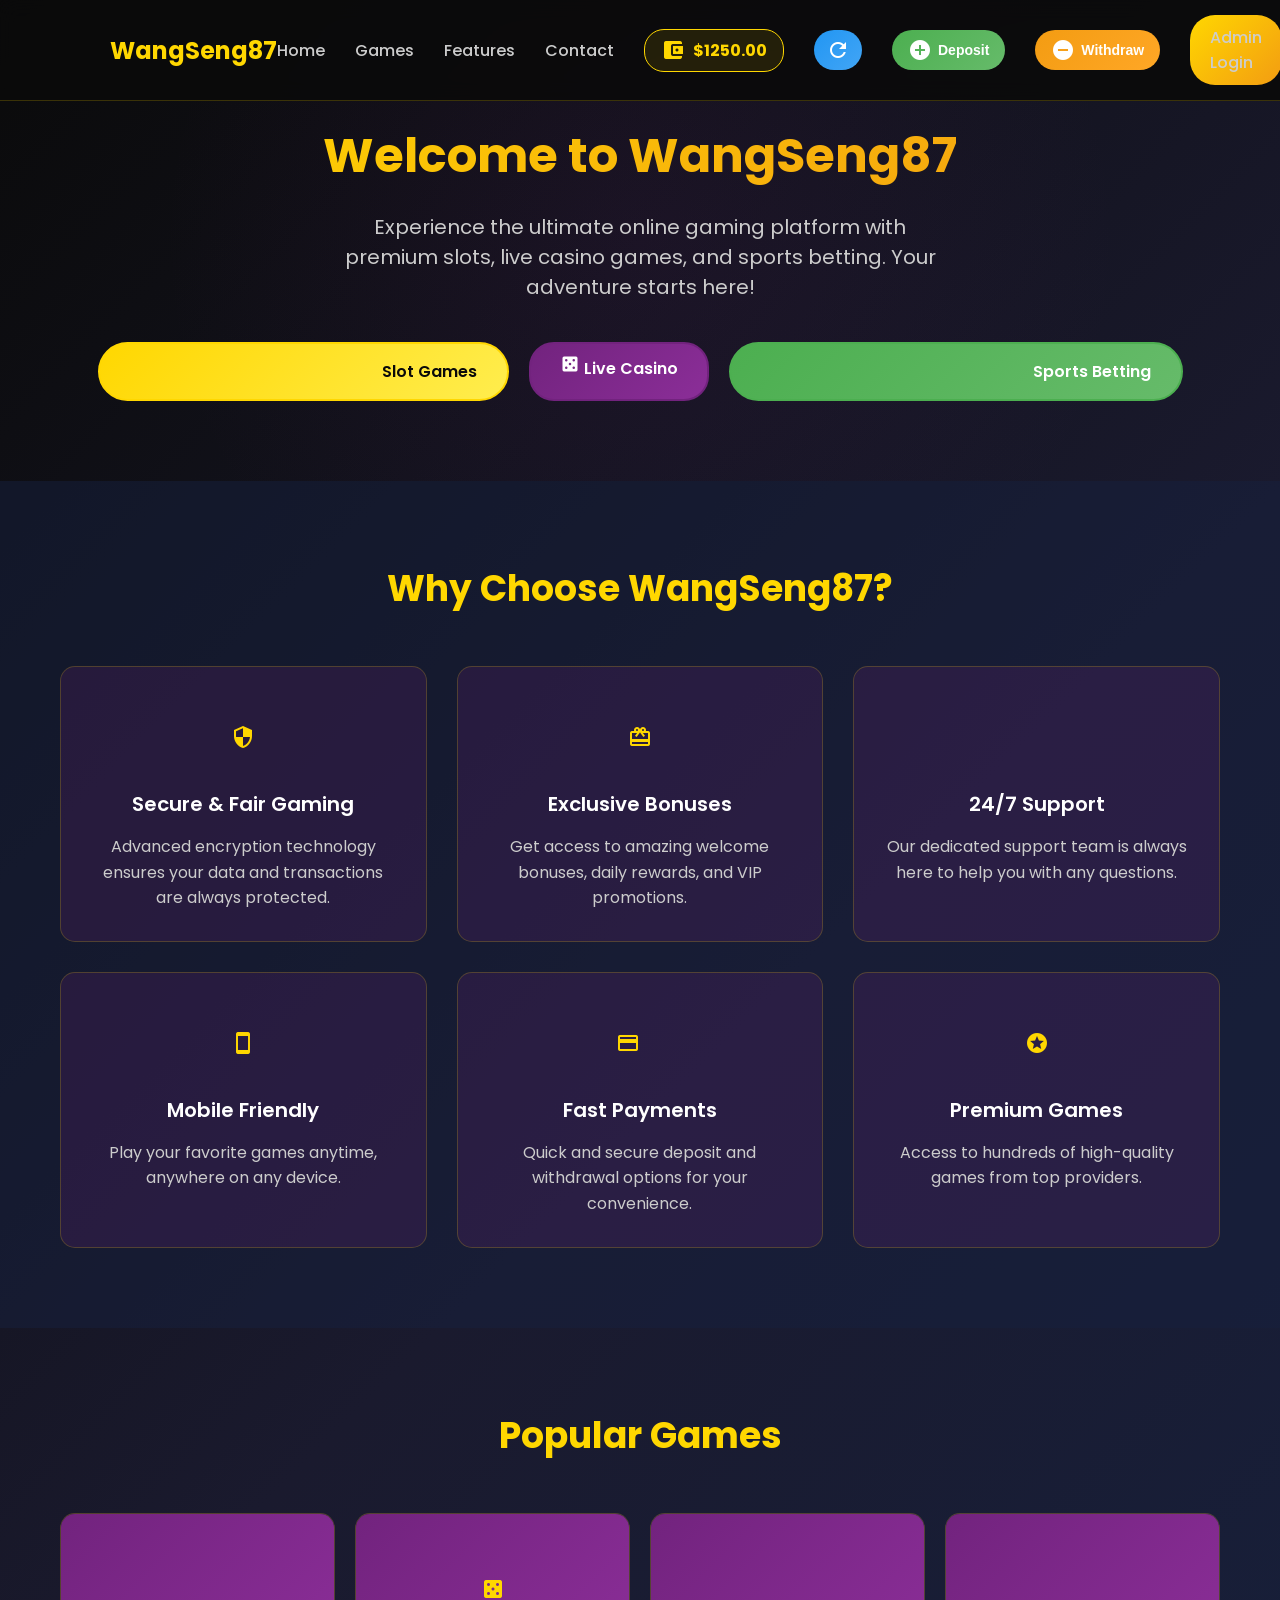
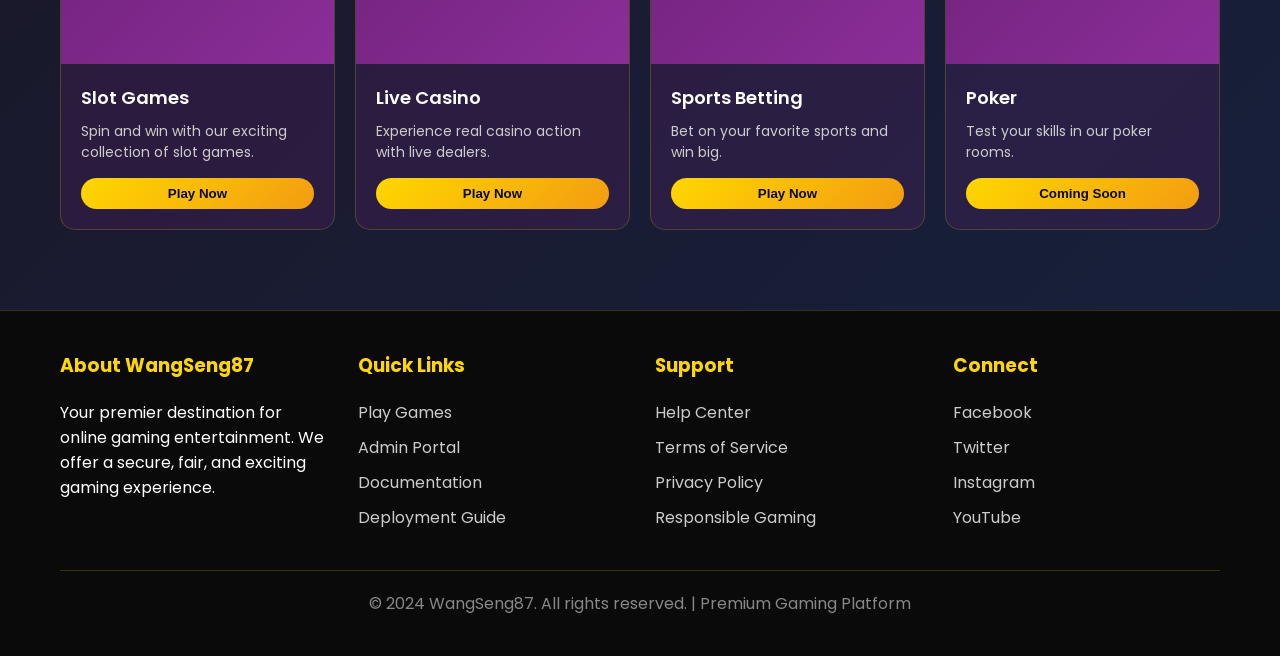
<file: index-complete.html>
<!DOCTYPE html>
<html lang="en">
<head>
    <meta charset="UTF-8">
    <meta name="viewport" content="width=device-width, initial-scale=1.0">
    <title>WangSeng87 - Premium Gaming Platform</title>
    <meta name="description" content="Experience premium online gaming with WangSeng87 - Slots, Live Casino, Sports Betting and more. Join now for exclusive bonuses and rewards!">
    <meta name="keywords" content="online casino, slots, live casino, sports betting, gaming platform, WangSeng87">
    <meta property="og:title" content="WangSeng87 - Premium Gaming Platform">
    <meta property="og:description" content="Experience premium online gaming with WangSeng87">
    <meta property="og:type" content="website">
    
    <link href="https://fonts.googleapis.com/icon?family=Material+Icons" rel="stylesheet">
    <link href="https://fonts.googleapis.com/css2?family=Roboto:wght@300;400;500;700&family=Poppins:wght@400;500;600;700&display=swap" rel="stylesheet">
    <link rel="stylesheet" href="styles.css">
    
    <style>
        * {
            margin: 0;
            padding: 0;
            box-sizing: border-box;
        }

        :root {
            --primary-gold: #ffd700;
            --primary-purple: #72237e;
            --dark-purple: #4a1a52;
            --light-purple: #8b2e98;
            --bg-dark: #0a0a0a;
            --bg-medium: #1a1a2e;
            --bg-light: #16213e;
            --text-primary: #ffffff;
            --text-secondary: #cccccc;
            --text-muted: #888888;
            --success: #4caf50;
            --danger: #e74c3c;
            --warning: #f39c12;
            --info: #2196F3;
            --card-bg: rgba(114, 35, 126, 0.2);
            --border-color: rgba(255, 215, 0, 0.2);
        }

        body {
            font-family: 'Poppins', 'Roboto', sans-serif;
            background: linear-gradient(135deg, var(--bg-dark) 0%, var(--bg-medium) 50%, var(--bg-light) 100%);
            color: var(--text-primary);
            min-height: 100vh;
            overflow-x: hidden;
        }

        /* Header */
        .header {
            background: rgba(10, 10, 10, 0.9);
            backdrop-filter: blur(10px);
            padding: 15px 0;
            position: fixed;
            width: 100%;
            top: 0;
            z-index: 1000;
            border-bottom: 1px solid var(--border-color);
        }

        .container {
            max-width: 1200px;
            margin: 0 auto;
            padding: 0 20px;
        }

        .nav-container {
            display: flex;
            justify-content: space-between;
            align-items: center;
        }

        .logo {
            display: flex;
            align-items: center;
            gap: 10px;
            font-size: 24px;
            font-weight: 700;
            color: var(--primary-gold);
            text-decoration: none;
        }

        .nav-links {
            display: flex;
            gap: 30px;
            align-items: center;
        }

        .nav-links a {
            color: var(--text-secondary);
            text-decoration: none;
            font-weight: 500;
            transition: color 0.3s;
        }

        .nav-links a:hover {
            color: var(--primary-gold);
        }

        .btn-primary {
            background: linear-gradient(135deg, var(--primary-gold), var(--warning));
            color: var(--bg-dark);
            padding: 10px 20px;
            border: none;
            border-radius: 25px;
            font-weight: 600;
            cursor: pointer;
            transition: all 0.3s;
            text-decoration: none;
            display: inline-block;
        }

        .btn-primary:hover {
            transform: translateY(-2px);
            box-shadow: 0 5px 15px rgba(255, 215, 0, 0.3);
        }

        /* Transaction Buttons */
        .btn-refresh {
            background: linear-gradient(135deg, var(--info), #42a5f5);
            color: white;
            padding: 8px 12px;
            border: none;
            border-radius: 20px;
            font-weight: 600;
            cursor: pointer;
            transition: all 0.3s;
            display: flex;
            align-items: center;
            gap: 6px;
            font-size: 14px;
        }

        .btn-refresh:hover {
            transform: translateY(-2px);
            box-shadow: 0 5px 15px rgba(33, 150, 243, 0.3);
            background: linear-gradient(135deg, #42a5f5, var(--info));
        }

        .btn-deposit {
            background: linear-gradient(135deg, var(--success), #66bb6a);
            color: white;
            padding: 8px 16px;
            border: none;
            border-radius: 20px;
            font-weight: 600;
            cursor: pointer;
            transition: all 0.3s;
            display: flex;
            align-items: center;
            gap: 6px;
            font-size: 14px;
        }

        .btn-deposit:hover {
            transform: translateY(-2px);
            box-shadow: 0 5px 15px rgba(76, 175, 80, 0.3);
            background: linear-gradient(135deg, #66bb6a, var(--success));
        }

        .btn-withdraw {
            background: linear-gradient(135deg, var(--warning), #ffa726);
            color: white;
            padding: 8px 16px;
            border: none;
            border-radius: 20px;
            font-weight: 600;
            cursor: pointer;
            transition: all 0.3s;
            display: flex;
            align-items: center;
            gap: 6px;
            font-size: 14px;
        }

        .btn-withdraw:hover {
            transform: translateY(-2px);
            box-shadow: 0 5px 15px rgba(255, 193, 7, 0.3);
            background: linear-gradient(135deg, #ffa726, var(--warning));
        }

        /* Balance Display */
        .balance-display {
            background: rgba(255, 215, 0, 0.1);
            border: 1px solid var(--primary-gold);
            border-radius: 20px;
            padding: 8px 16px;
            display: flex;
            align-items: center;
            gap: 8px;
            font-size: 14px;
            font-weight: 600;
            color: var(--primary-gold);
        }

        .balance-amount {
            font-size: 16px;
            font-weight: 700;
        }

        /* Hero Section */
        .hero {
            padding: 120px 0 80px;
            text-align: center;
            position: relative;
        }

        .hero::before {
            content: '';
            position: absolute;
            top: 0;
            left: 0;
            right: 0;
            bottom: 0;
            background: radial-gradient(circle at center, rgba(114, 35, 126, 0.1) 0%, transparent 70%);
            pointer-events: none;
        }

        .hero-content {
            position: relative;
            z-index: 1;
        }

        .hero h1 {
            font-size: 48px;
            font-weight: 700;
            margin-bottom: 20px;
            background: linear-gradient(135deg, var(--primary-gold), var(--warning));
            -webkit-background-clip: text;
            -webkit-text-fill-color: transparent;
            background-clip: text;
        }

        .hero p {
            font-size: 20px;
            color: var(--text-secondary);
            margin-bottom: 40px;
            max-width: 600px;
            margin-left: auto;
            margin-right: auto;
        }

        .hero-buttons {
            display: flex;
            gap: 20px;
            justify-content: center;
            flex-wrap: wrap;
            margin-top: 40px;
        }

        .hero-btn {
            display: flex;
            align-items: center;
            gap: 12px;
            padding: 15px 30px;
            border-radius: 30px;
            font-size: 16px;
            font-weight: 600;
            text-decoration: none;
            transition: all 0.3s ease;
            border: 2px solid transparent;
            position: relative;
            overflow: hidden;
            min-width: 180px;
            justify-content: center;
        }

        .hero-btn i {
            font-size: 20px;
        }

        .hero-btn span {
            white-space: nowrap;
        }

        .hero-btn:hover {
            transform: translateY(-3px);
            box-shadow: 0 10px 25px rgba(255, 215, 0, 0.3);
        }

        .btn-primary.hero-btn {
            background: linear-gradient(135deg, var(--primary-gold), #ffed4e);
            color: var(--bg-dark);
            border-color: var(--primary-gold);
        }

        .btn-primary.hero-btn:hover {
            background: linear-gradient(135deg, #ffed4e, var(--primary-gold));
            box-shadow: 0 10px 30px rgba(255, 215, 0, 0.4);
        }

        .btn-secondary.hero-btn {
            background: linear-gradient(135deg, var(--primary-purple), var(--light-purple));
            color: var(--text-primary);
            border-color: var(--primary-purple);
        }

        .btn-secondary.hero-btn:hover {
            background: linear-gradient(135deg, var(--light-purple), var(--primary-purple));
            border-color: var(--primary-gold);
            box-shadow: 0 10px 30px rgba(114, 35, 126, 0.4);
        }

        .btn-accent.hero-btn {
            background: linear-gradient(135deg, var(--success), #66bb6a);
            color: var(--text-primary);
            border-color: var(--success);
        }

        .btn-accent.hero-btn:hover {
            background: linear-gradient(135deg, #66bb6a, var(--success));
            border-color: var(--primary-gold);
            box-shadow: 0 10px 30px rgba(76, 175, 80, 0.4);
        }

        .btn-secondary {
            background: transparent;
            color: var(--primary-gold);
            padding: 10px 20px;
            border: 2px solid var(--primary-gold);
            border-radius: 25px;
            font-weight: 600;
            cursor: pointer;
            transition: all 0.3s;
            text-decoration: none;
            display: inline-block;
        }

        .btn-secondary:hover {
            background: var(--primary-gold);
            color: var(--bg-dark);
        }

        /* Features Section */
        .features {
            padding: 80px 0;
            background: rgba(22, 33, 62, 0.5);
        }

        .section-title {
            text-align: center;
            font-size: 36px;
            font-weight: 700;
            margin-bottom: 50px;
            color: var(--primary-gold);
        }

        .features-grid {
            display: grid;
            grid-template-columns: repeat(auto-fit, minmax(300px, 1fr));
            gap: 30px;
        }

        .feature-card {
            background: var(--card-bg);
            border: 1px solid var(--border-color);
            border-radius: 15px;
            padding: 30px;
            text-align: center;
            transition: all 0.3s;
        }

        .feature-card:hover {
            transform: translateY(-5px);
            border-color: var(--primary-gold);
            box-shadow: 0 10px 30px rgba(255, 215, 0, 0.2);
        }

        .feature-icon {
            font-size: 48px;
            color: var(--primary-gold);
            margin-bottom: 20px;
        }

        .feature-title {
            font-size: 20px;
            font-weight: 600;
            margin-bottom: 15px;
            color: var(--text-primary);
        }

        .feature-description {
            color: var(--text-secondary);
            line-height: 1.6;
        }

        /* Games Section */
        .games {
            padding: 80px 0;
        }

        .games-grid {
            display: grid;
            grid-template-columns: repeat(auto-fit, minmax(250px, 1fr));
            gap: 20px;
            margin-top: 40px;
        }

        .game-card {
            background: var(--card-bg);
            border: 1px solid var(--border-color);
            border-radius: 15px;
            overflow: hidden;
            transition: all 0.3s;
            cursor: pointer;
        }

        .game-card:hover {
            transform: translateY(-5px);
            border-color: var(--primary-gold);
            box-shadow: 0 10px 30px rgba(255, 215, 0, 0.2);
        }

        .game-image {
            height: 150px;
            background: linear-gradient(135deg, var(--primary-purple), var(--light-purple));
            display: flex;
            align-items: center;
            justify-content: center;
            font-size: 48px;
            color: var(--primary-gold);
        }

        .game-info {
            padding: 20px;
        }

        .game-title {
            font-size: 18px;
            font-weight: 600;
            margin-bottom: 10px;
            color: var(--text-primary);
        }

        .game-description {
            color: var(--text-secondary);
            font-size: 14px;
            margin-bottom: 15px;
        }

        .play-btn {
            background: linear-gradient(135deg, var(--primary-gold), var(--warning));
            color: var(--bg-dark);
            padding: 8px 16px;
            border: none;
            border-radius: 20px;
            font-weight: 600;
            cursor: pointer;
            transition: all 0.3s;
            width: 100%;
        }

        .play-btn:hover {
            transform: scale(1.05);
        }

        /* Footer */
        .footer {
            background: var(--bg-dark);
            padding: 40px 0;
            border-top: 1px solid var(--border-color);
        }

        .footer-content {
            display: grid;
            grid-template-columns: repeat(auto-fit, minmax(250px, 1fr));
            gap: 30px;
            margin-bottom: 30px;
        }

        .footer-section h3 {
            color: var(--primary-gold);
            margin-bottom: 20px;
        }

        .footer-section ul {
            list-style: none;
        }

        .footer-section ul li {
            margin-bottom: 10px;
        }

        .footer-section ul li a {
            color: var(--text-secondary);
            text-decoration: none;
            transition: color 0.3s;
        }

        .footer-section ul li a:hover {
            color: var(--primary-gold);
        }

        .footer-bottom {
            text-align: center;
            padding-top: 20px;
            border-top: 1px solid var(--border-color);
            color: var(--text-muted);
        }

        /* Mobile Responsive */
        @media (max-width: 768px) {
            .nav-links {
                display: none;
            }

            .hero h1 {
                font-size: 32px;
            }

            .hero p {
                font-size: 16px;
            }

            .hero-buttons {
                flex-direction: column;
                align-items: center;
            }

            .features-grid,
            .games-grid {
                grid-template-columns: 1fr;
            }
        }

        /* Loading Animation */
        .loading {
            display: inline-block;
            width: 20px;
            height: 20px;
            border: 3px solid rgba(255, 255, 255, 0.3);
            border-radius: 50%;
            border-top-color: var(--primary-gold);
            animation: spin 1s ease-in-out infinite;
        }

        @keyframes spin {
            to { transform: rotate(360deg); }
        }

        /* Responsive Design */
        @media (max-width: 768px) {
            .hero-buttons {
                flex-direction: column;
                align-items: center;
                gap: 15px;
            }

            .hero-btn {
                width: 100%;
                max-width: 280px;
                padding: 12px 24px;
                font-size: 15px;
            }

            .hero-btn i {
                font-size: 18px;
            }

            .nav-links {
                display: none;
            }

            .hero h1 {
                font-size: 36px;
            }

            .hero p {
                font-size: 18px;
            }
        }

        @media (max-width: 480px) {
            .hero-btn {
                padding: 10px 20px;
                font-size: 14px;
                min-width: 160px;
            }

            .hero-btn i {
                font-size: 16px;
            }

            .nav-links {
                flex-wrap: wrap;
                gap: 10px;
            }

            .balance-display {
                order: -1;
                width: 100%;
                justify-content: center;
            }

            .btn-refresh,
            .btn-deposit,
            .btn-withdraw {
                font-size: 12px;
                padding: 6px 12px;
            }
        }

        /* Modal Styles */
        .modal {
            display: none;
            position: fixed;
            z-index: 2000;
            left: 0;
            top: 0;
            width: 100%;
            height: 100%;
            background-color: rgba(0, 0, 0, 0.8);
            backdrop-filter: blur(5px);
        }

        .modal.show {
            display: flex;
            align-items: center;
            justify-content: center;
        }

        .modal-content {
            background: var(--bg-medium);
            border: 2px solid var(--primary-gold);
            border-radius: 20px;
            max-width: 500px;
            width: 90%;
            max-height: 90vh;
            overflow-y: auto;
            animation: modalSlideIn 0.3s ease;
        }

        @keyframes modalSlideIn {
            from {
                opacity: 0;
                transform: translateY(-50px);
            }
            to {
                opacity: 1;
                transform: translateY(0);
            }
        }

        .modal-header {
            display: flex;
            justify-content: space-between;
            align-items: center;
            padding: 20px 25px;
            border-bottom: 1px solid var(--border-color);
        }

        .modal-header h3 {
            color: var(--primary-gold);
            font-size: 24px;
            font-weight: 600;
            margin: 0;
        }

        .modal-close {
            background: transparent;
            border: none;
            color: var(--text-secondary);
            cursor: pointer;
            padding: 5px;
            border-radius: 50%;
            transition: all 0.3s;
        }

        .modal-close:hover {
            background: rgba(255, 215, 0, 0.1);
            color: var(--primary-gold);
        }

        .modal-body {
            padding: 25px;
        }

        .form-group {
            margin-bottom: 20px;
        }

        .form-group label {
            display: block;
            color: var(--text-primary);
            font-weight: 500;
            margin-bottom: 10px;
        }

        .form-group input,
        .form-group select {
            width: 100%;
            padding: 12px 15px;
            background: var(--bg-dark);
            border: 2px solid var(--border-color);
            border-radius: 10px;
            color: var(--text-primary);
            font-size: 16px;
            transition: all 0.3s;
        }

        .form-group input:focus,
        .form-group select:focus {
            outline: none;
            border-color: var(--primary-gold);
            box-shadow: 0 0 0 3px rgba(255, 215, 0, 0.1);
        }

        .amount-buttons {
            display: grid;
            grid-template-columns: repeat(3, 1fr);
            gap: 10px;
            margin-bottom: 15px;
        }

        .amount-btn {
            background: rgba(255, 215, 0, 0.1);
            border: 1px solid var(--primary-gold);
            color: var(--primary-gold);
            padding: 10px;
            border-radius: 8px;
            font-weight: 600;
            cursor: pointer;
            transition: all 0.3s;
        }

        .amount-btn:hover {
            background: var(--primary-gold);
            color: var(--bg-dark);
        }

        .current-balance,
        .payment-info,
        .withdrawal-info {
            display: flex;
            align-items: center;
            gap: 10px;
            padding: 15px;
            background: rgba(255, 215, 0, 0.05);
            border: 1px solid var(--border-color);
            border-radius: 10px;
            margin-bottom: 20px;
            color: var(--text-secondary);
        }

        .current-balance strong {
            color: var(--primary-gold);
        }

        .modal-footer {
            display: flex;
            justify-content: flex-end;
            gap: 15px;
            padding: 20px 25px;
            border-top: 1px solid var(--border-color);
        }

        .notification-toast {
            position: fixed;
            top: 20px;
            right: 20px;
            background: var(--bg-medium);
            border: 2px solid var(--primary-gold);
            border-radius: 10px;
            padding: 15px 20px;
            display: flex;
            align-items: center;
            gap: 10px;
            z-index: 3000;
            transform: translateX(400px);
            transition: transform 0.3s ease;
        }

        .notification-toast.show {
            transform: translateX(0);
        }

        .notification-toast.success {
            border-color: var(--success);
        }

        .notification-toast.error {
            border-color: var(--danger);
        }

        .notification-toast.success i {
            color: var(--success);
        }

        .notification-toast.error i {
            color: var(--danger);
        }
    </style>
</head>
<body>
    <!-- Header -->
    <header class="header">
        <div class="container">
            <nav class="nav-container">
                <a href="#" class="logo">
                    <video autoplay muted loop playsinline style="width: 40px; height: 40px; border-radius: 50%; object-fit: cover;">
                        <source src="wangseng-lion.mp4" type="video/mp4">
                        <span class="material-icons">casino</span>
                    </video>
                    WangSeng87
                </a>
                <div class="nav-links">
                    <a href="#home">Home</a>
                    <a href="#games">Games</a>
                    <a href="#features">Features</a>
                    <a href="#contact">Contact</a>
                    <div class="balance-display">
                        <i class="material-icons">account_balance_wallet</i>
                        <span class="balance-amount" id="balanceAmount">$1,250.00</span>
                    </div>
                    <button class="btn-refresh" onclick="refreshBalance()" title="Refresh Balance">
                        <i class="material-icons">refresh</i>
                    </button>
                    <button class="btn-deposit" onclick="showDeposit()" title="Deposit">
                        <i class="material-icons">add_circle</i>
                        Deposit
                    </button>
                    <button class="btn-withdraw" onclick="showWithdraw()" title="Withdraw">
                        <i class="material-icons">remove_circle</i>
                        Withdraw
                    </button>
                    <a href="admin-login.html" class="btn-primary">Admin Login</a>
                </div>
            </nav>
        </div>
    </header>

    <!-- Hero Section -->
    <section class="hero" id="home">
        <div class="container">
            <div class="hero-content">
                <h1>Welcome to WangSeng87</h1>
                <p>Experience the ultimate online gaming platform with premium slots, live casino games, and sports betting. Your adventure starts here!</p>
                <div class="hero-buttons">
                    <a href="slots-games.html" class="btn-primary hero-btn">
                        <i class="material-icons">slot_machine</i>
                        <span>Slot Games</span>
                    </a>
                    <a href="live-casino.html" class="btn-secondary hero-btn">
                        <i class="material-icons">casino</i>
                        <span>Live Casino</span>
                    </a>
                    <a href="sports-betting.html" class="btn-accent hero-btn">
                        <i class="material-icons">sports_soccer</i>
                        <span>Sports Betting</span>
                    </a>
                </div>
            </div>
        </div>
    </section>

    <!-- Features Section -->
    <section class="features" id="features">
        <div class="container">
            <h2 class="section-title">Why Choose WangSeng87?</h2>
            <div class="features-grid">
                <div class="feature-card">
                    <div class="feature-icon">
                        <span class="material-icons">security</span>
                    </div>
                    <h3 class="feature-title">Secure & Fair Gaming</h3>
                    <p class="feature-description">Advanced encryption technology ensures your data and transactions are always protected.</p>
                </div>
                <div class="feature-card">
                    <div class="feature-icon">
                        <span class="material-icons">redeem</span>
                    </div>
                    <h3 class="feature-title">Exclusive Bonuses</h3>
                    <p class="feature-description">Get access to amazing welcome bonuses, daily rewards, and VIP promotions.</p>
                </div>
                <div class="feature-card">
                    <div class="feature-icon">
                        <span class="material-icons">support_agent</span>
                    </div>
                    <h3 class="feature-title">24/7 Support</h3>
                    <p class="feature-description">Our dedicated support team is always here to help you with any questions.</p>
                </div>
                <div class="feature-card">
                    <div class="feature-icon">
                        <span class="material-icons">smartphone</span>
                    </div>
                    <h3 class="feature-title">Mobile Friendly</h3>
                    <p class="feature-description">Play your favorite games anytime, anywhere on any device.</p>
                </div>
                <div class="feature-card">
                    <div class="feature-icon">
                        <span class="material-icons">payments</span>
                    </div>
                    <h3 class="feature-title">Fast Payments</h3>
                    <p class="feature-description">Quick and secure deposit and withdrawal options for your convenience.</p>
                </div>
                <div class="feature-card">
                    <div class="feature-icon">
                        <span class="material-icons">stars</span>
                    </div>
                    <h3 class="feature-title">Premium Games</h3>
                    <p class="feature-description">Access to hundreds of high-quality games from top providers.</p>
                </div>
            </div>
        </div>
    </section>

    <!-- Games Section -->
    <section class="games" id="games">
        <div class="container">
            <h2 class="section-title">Popular Games</h2>
            <div class="games-grid">
                <div class="game-card" onclick="window.location.href='slots-games.html'">
                    <div class="game-image">
                        <span class="material-icons">slot_machine</span>
                    </div>
                    <div class="game-info">
                        <h3 class="game-title">Slot Games</h3>
                        <p class="game-description">Spin and win with our exciting collection of slot games.</p>
                        <button class="play-btn">Play Now</button>
                    </div>
                </div>
                <div class="game-card" onclick="window.location.href='live-casino.html'">
                    <div class="game-image">
                        <span class="material-icons">casino</span>
                    </div>
                    <div class="game-info">
                        <h3 class="game-title">Live Casino</h3>
                        <p class="game-description">Experience real casino action with live dealers.</p>
                        <button class="play-btn">Play Now</button>
                    </div>
                </div>
                <div class="game-card" onclick="window.location.href='sports-betting.html'">
                    <div class="game-image">
                        <span class="material-icons">sports_soccer</span>
                    </div>
                    <div class="game-info">
                        <h3 class="game-title">Sports Betting</h3>
                        <p class="game-description">Bet on your favorite sports and win big.</p>
                        <button class="play-btn">Play Now</button>
                    </div>
                </div>
                <div class="game-card">
                    <div class="game-image">
                        <span class="material-icons">poker_chip</span>
                    </div>
                    <div class="game-info">
                        <h3 class="game-title">Poker</h3>
                        <p class="game-description">Test your skills in our poker rooms.</p>
                        <button class="play-btn">Coming Soon</button>
                    </div>
                </div>
            </div>
        </div>
    </section>

    <!-- Footer -->
    <footer class="footer" id="contact">
        <div class="container">
            <div class="footer-content">
                <div class="footer-section">
                    <h3>About WangSeng87</h3>
                    <p>Your premier destination for online gaming entertainment. We offer a secure, fair, and exciting gaming experience.</p>
                </div>
                <div class="footer-section">
                    <h3>Quick Links</h3>
                    <ul>
                        <li><a href="wangseng-games-platform.html">Play Games</a></li>
                        <li><a href="admin-login.html">Admin Portal</a></li>
                        <li><a href="README.md">Documentation</a></li>
                        <li><a href="DEPLOYMENT.md">Deployment Guide</a></li>
                    </ul>
                </div>
                <div class="footer-section">
                    <h3>Support</h3>
                    <ul>
                        <li><a href="#">Help Center</a></li>
                        <li><a href="#">Terms of Service</a></li>
                        <li><a href="#">Privacy Policy</a></li>
                        <li><a href="#">Responsible Gaming</a></li>
                    </ul>
                </div>
                <div class="footer-section">
                    <h3>Connect</h3>
                    <ul>
                        <li><a href="#">Facebook</a></li>
                        <li><a href="#">Twitter</a></li>
                        <li><a href="#">Instagram</a></li>
                        <li><a href="#">YouTube</a></li>
                    </ul>
                </div>
            </div>
            <div class="footer-bottom">
                <p>&copy; 2024 WangSeng87. All rights reserved. | Premium Gaming Platform</p>
            </div>
        </div>
    </footer>

    <!-- Deposit Modal -->
    <div id="depositModal" class="modal">
        <div class="modal-content">
            <div class="modal-header">
                <h3>Deposit Funds</h3>
                <button class="modal-close" onclick="closeModal('depositModal')">
                    <i class="material-icons">close</i>
                </button>
            </div>
            <div class="modal-body">
                <div class="form-group">
                    <label>Amount</label>
                    <div class="amount-buttons">
                        <button onclick="setDepositAmount(10)" class="amount-btn">$10</button>
                        <button onclick="setDepositAmount(25)" class="amount-btn">$25</button>
                        <button onclick="setDepositAmount(50)" class="amount-btn">$50</button>
                        <button onclick="setDepositAmount(100)" class="amount-btn">$100</button>
                        <button onclick="setDepositAmount(250)" class="amount-btn">$250</button>
                        <button onclick="setDepositAmount(500)" class="amount-btn">$500</button>
                    </div>
                    <input type="number" id="depositAmount" placeholder="Enter amount" min="10" max="10000">
                </div>
                <div class="form-group">
                    <label>Payment Method</label>
                    <select id="paymentMethod">
                        <option value="credit">Credit Card</option>
                        <option value="debit">Debit Card</option>
                        <option value="bank">Bank Transfer</option>
                        <option value="crypto">Cryptocurrency</option>
                        <option value="ewallet">E-Wallet</option>
                    </select>
                </div>
                <div class="payment-info">
                    <i class="material-icons">security</i>
                    <span>Your payment information is secure and encrypted</span>
                </div>
            </div>
            <div class="modal-footer">
                <button class="btn-secondary" onclick="closeModal('depositModal')">Cancel</button>
                <button class="btn-primary" onclick="processDeposit()">Deposit</button>
            </div>
        </div>
    </div>

    <!-- Withdraw Modal -->
    <div id="withdrawModal" class="modal">
        <div class="modal-content">
            <div class="modal-header">
                <h3>Withdraw Funds</h3>
                <button class="modal-close" onclick="closeModal('withdrawModal')">
                    <i class="material-icons">close</i>
                </button>
            </div>
            <div class="modal-body">
                <div class="current-balance">
                    <i class="material-icons">account_balance_wallet</i>
                    <span>Current Balance: <strong id="modalBalance">$1,250.00</strong></span>
                </div>
                <div class="form-group">
                    <label>Amount</label>
                    <div class="amount-buttons">
                        <button onclick="setWithdrawAmount(25)" class="amount-btn">$25</button>
                        <button onclick="setWithdrawAmount(50)" class="amount-btn">$50</button>
                        <button onclick="setWithdrawAmount(100)" class="amount-btn">$100</button>
                        <button onclick="setWithdrawAmount(250)" class="amount-btn">$250</button>
                        <button onclick="setWithdrawAmount(500)" class="amount-btn">$500</button>
                        <button onclick="setWithdrawAmount(1000)" class="amount-btn">$1000</button>
                    </div>
                    <input type="number" id="withdrawAmount" placeholder="Enter amount" min="25" max="10000">
                </div>
                <div class="form-group">
                    <label>Withdrawal Method</label>
                    <select id="withdrawMethod">
                        <option value="bank">Bank Transfer</option>
                        <option value="crypto">Cryptocurrency</option>
                        <option value="ewallet">E-Wallet</option>
                    </select>
                </div>
                <div class="withdrawal-info">
                    <i class="material-icons">info</i>
                    <span>Processing time: 1-3 business days</span>
                </div>
            </div>
            <div class="modal-footer">
                <button class="btn-secondary" onclick="closeModal('withdrawModal')">Cancel</button>
                <button class="btn-primary" onclick="processWithdraw()">Withdraw</button>
            </div>
        </div>
    </div>

    <!-- Notification Toast -->
    <div id="notificationToast" class="notification-toast">
        <i class="material-icons" id="notificationIcon">check_circle</i>
        <span id="notificationMessage">Transaction successful!</span>
    </div>

    <script>
        // Smooth scrolling for navigation links
        document.querySelectorAll('a[href^="#"]').forEach(anchor => {
            anchor.addEventListener('click', function (e) {
                e.preventDefault();
                const target = document.querySelector(this.getAttribute('href'));
                if (target) {
                    target.scrollIntoView({
                        behavior: 'smooth',
                        block: 'start'
                    });
                }
            });
        });

        // Add loading state to buttons
        document.querySelectorAll('.play-btn').forEach(btn => {
            btn.addEventListener('click', function(e) {
                if (this.textContent === 'Coming Soon') {
                    e.preventDefault();
                    return;
                }
                
                const originalText = this.textContent;
                this.innerHTML = '<span class="loading"></span> Loading...';
                this.disabled = true;
                
                setTimeout(() => {
                    this.textContent = originalText;
                    this.disabled = false;
                }, 2000);
            });
        });

        // Header scroll effect
        let lastScroll = 0;
        window.addEventListener('scroll', () => {
            const header = document.querySelector('.header');
            const currentScroll = window.pageYOffset;
            
            if (currentScroll > 100) {
                header.style.background = 'rgba(10, 10, 10, 0.95)';
            } else {
                header.style.background = 'rgba(10, 10, 10, 0.9)';
            }
            
            lastScroll = currentScroll;
        });

        // Animation on scroll
        const observerOptions = {
            threshold: 0.1,
            rootMargin: '0px 0px -50px 0px'
        };

        const observer = new IntersectionObserver((entries) => {
            entries.forEach(entry => {
                if (entry.isIntersecting) {
                    entry.target.style.opacity = '1';
                    entry.target.style.transform = 'translateY(0)';
                }
            });
        }, observerOptions);

        // Observe feature cards and game cards
        document.querySelectorAll('.feature-card, .game-card').forEach(card => {
            card.style.opacity = '0';
            card.style.transform = 'translateY(20px)';
            card.style.transition = 'opacity 0.6s ease, transform 0.6s ease';
            observer.observe(card);
        });

        // Balance and Transaction Functions
        let currentBalance = 1250.00;

        function refreshBalance() {
            const refreshBtn = document.querySelector('.btn-refresh');
            const balanceElement = document.getElementById('balanceAmount');
            
            // Add spinning animation
            refreshBtn.style.animation = 'spin 1s ease-in-out';
            refreshBtn.disabled = true;
            
            // Simulate API call
            setTimeout(() => {
                // Add random small amount to simulate activity
                const randomChange = (Math.random() - 0.5) * 10;
                currentBalance += randomChange;
                updateBalanceDisplay();
                
                refreshBtn.style.animation = '';
                refreshBtn.disabled = false;
                showNotification('Balance refreshed successfully!', 'success');
            }, 1500);
        }

        function updateBalanceDisplay() {
            const balanceElement = document.getElementById('balanceAmount');
            const modalBalanceElement = document.getElementById('modalBalance');
            
            const formattedBalance = currentBalance.toFixed(2);
            balanceElement.textContent = `$${formattedBalance}`;
            if (modalBalanceElement) {
                modalBalanceElement.textContent = `$${formattedBalance}`;
            }
        }

        function showDeposit() {
            const modal = document.getElementById('depositModal');
            modal.classList.add('show');
            document.body.style.overflow = 'hidden';
        }

        function showWithdraw() {
            const modal = document.getElementById('withdrawModal');
            document.getElementById('modalBalance').textContent = `$${currentBalance.toFixed(2)}`;
            modal.classList.add('show');
            document.body.style.overflow = 'hidden';
        }

        function closeModal(modalId) {
            const modal = document.getElementById(modalId);
            modal.classList.remove('show');
            document.body.style.overflow = 'auto';
            
            // Reset form
            if (modalId === 'depositModal') {
                document.getElementById('depositAmount').value = '';
            } else if (modalId === 'withdrawModal') {
                document.getElementById('withdrawAmount').value = '';
            }
        }

        function setDepositAmount(amount) {
            document.getElementById('depositAmount').value = amount;
        }

        function setWithdrawAmount(amount) {
            document.getElementById('withdrawAmount').value = amount;
        }

        function processDeposit() {
            const amount = parseFloat(document.getElementById('depositAmount').value);
            const paymentMethod = document.getElementById('paymentMethod').value;
            
            if (!amount || amount < 10) {
                showNotification('Please enter a valid amount (minimum $10)', 'error');
                return;
            }
            
            if (amount > 10000) {
                showNotification('Maximum deposit amount is $10,000', 'error');
                return;
            }
            
            // Simulate processing
            const depositBtn = event.target;
            depositBtn.innerHTML = '<span class="loading"></span> Processing...';
            depositBtn.disabled = true;
            
            setTimeout(() => {
                currentBalance += amount;
                updateBalanceDisplay();
                closeModal('depositModal');
                showNotification(`Successfully deposited $${amount.toFixed(2)}!`, 'success');
                depositBtn.innerHTML = 'Deposit';
                depositBtn.disabled = false;
            }, 2000);
        }

        function processWithdraw() {
            const amount = parseFloat(document.getElementById('withdrawAmount').value);
            const withdrawMethod = document.getElementById('withdrawMethod').value;
            
            if (!amount || amount < 25) {
                showNotification('Please enter a valid amount (minimum $25)', 'error');
                return;
            }
            
            if (amount > currentBalance) {
                showNotification('Insufficient balance', 'error');
                return;
            }
            
            if (amount > 10000) {
                showNotification('Maximum withdrawal amount is $10,000', 'error');
                return;
            }
            
            // Simulate processing
            const withdrawBtn = event.target;
            withdrawBtn.innerHTML = '<span class="loading"></span> Processing...';
            withdrawBtn.disabled = true;
            
            setTimeout(() => {
                currentBalance -= amount;
                updateBalanceDisplay();
                closeModal('withdrawModal');
                showNotification(`Withdrawal request for $${amount.toFixed(2)} submitted!`, 'success');
                withdrawBtn.innerHTML = 'Withdraw';
                withdrawBtn.disabled = false;
            }, 2000);
        }

        function showNotification(message, type = 'success') {
            const toast = document.getElementById('notificationToast');
            const icon = document.getElementById('notificationIcon');
            const messageElement = document.getElementById('notificationMessage');
            
            // Reset classes
            toast.className = 'notification-toast';
            
            // Set content and styling
            messageElement.textContent = message;
            toast.classList.add(type);
            
            if (type === 'success') {
                icon.textContent = 'check_circle';
            } else if (type === 'error') {
                icon.textContent = 'error';
            } else {
                icon.textContent = 'info';
            }
            
            // Show notification
            toast.classList.add('show');
            
            // Hide after 4 seconds
            setTimeout(() => {
                toast.classList.remove('show');
            }, 4000);
        }

        // Close modals when clicking outside
        window.onclick = function(event) {
            if (event.target.classList.contains('modal')) {
                event.target.classList.remove('show');
                document.body.style.overflow = 'auto';
            }
        }

        // Keyboard shortcuts
        document.addEventListener('keydown', function(event) {
            if (event.key === 'Escape') {
                const openModal = document.querySelector('.modal.show');
                if (openModal) {
                    openModal.classList.remove('show');
                    document.body.style.overflow = 'auto';
                }
            }
        });

        // Initialize balance display
        updateBalanceDisplay();
    </script>
</body>
</html>
</file>
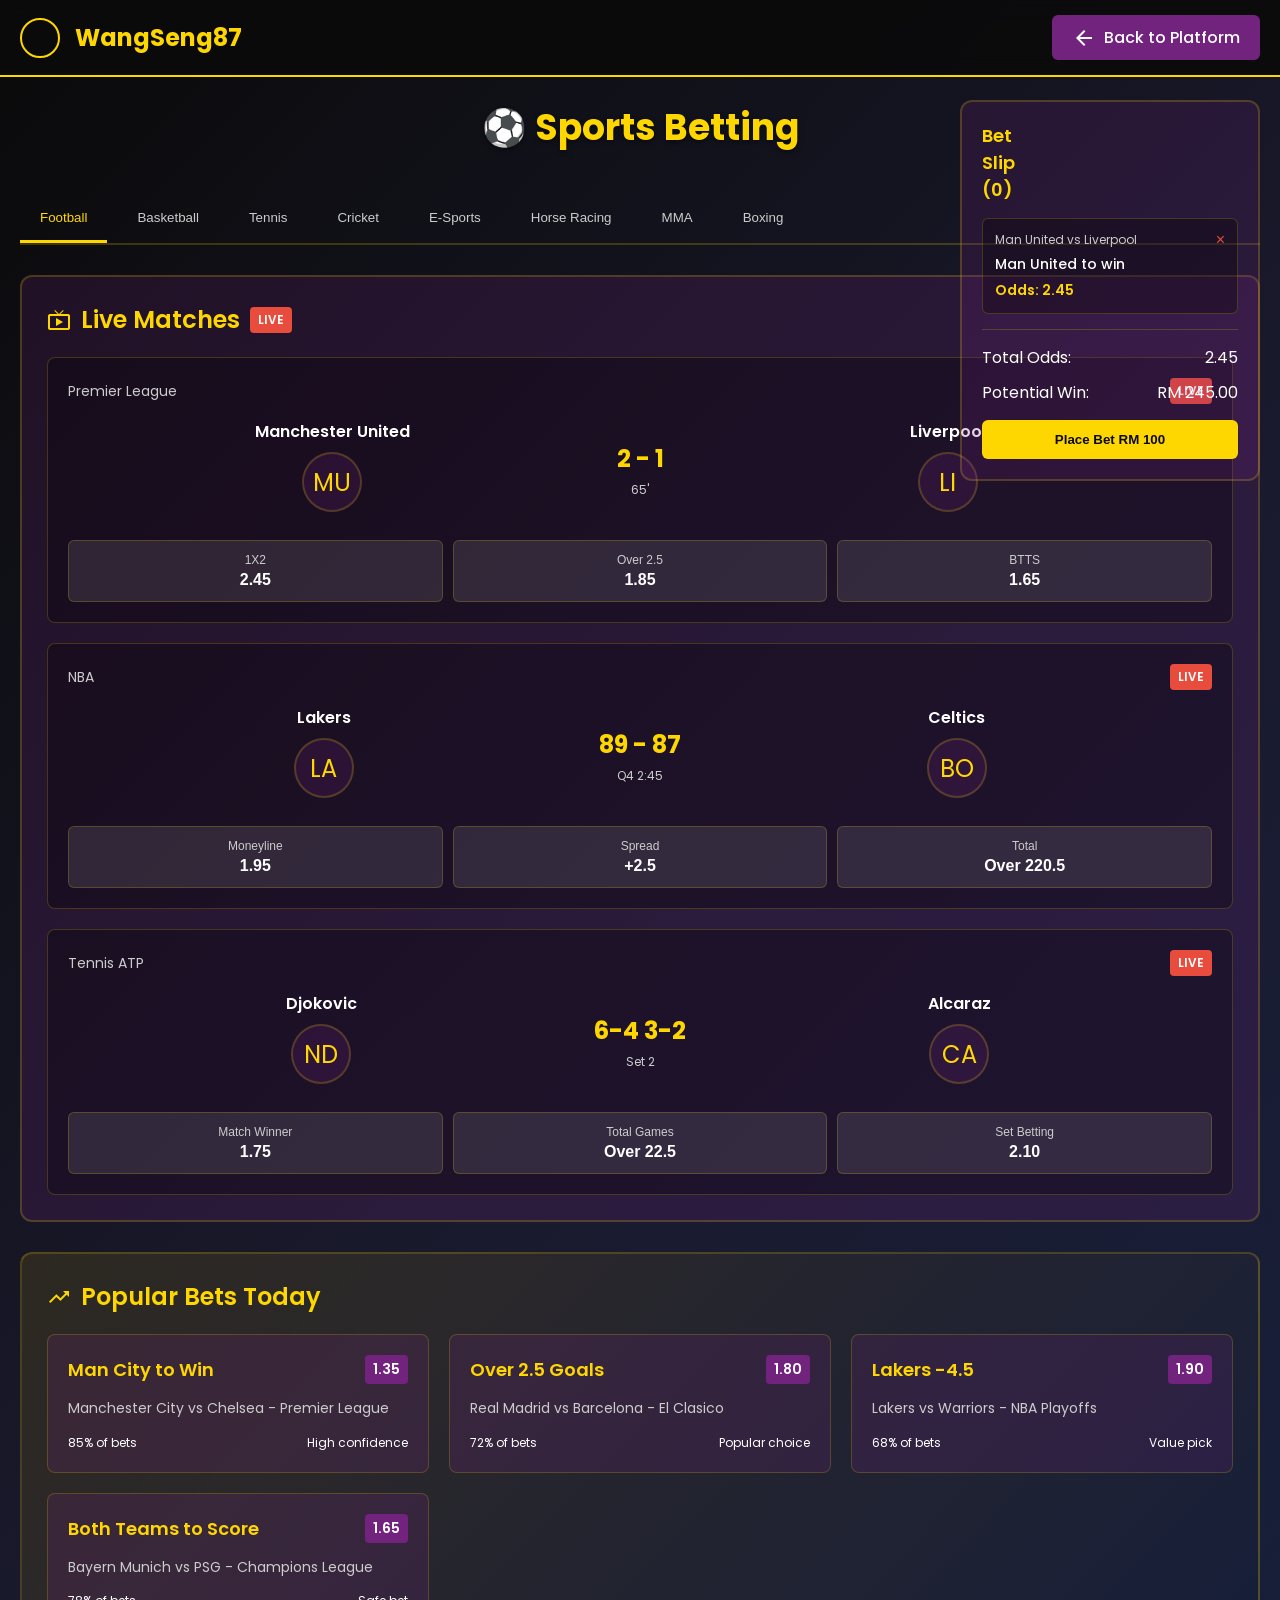
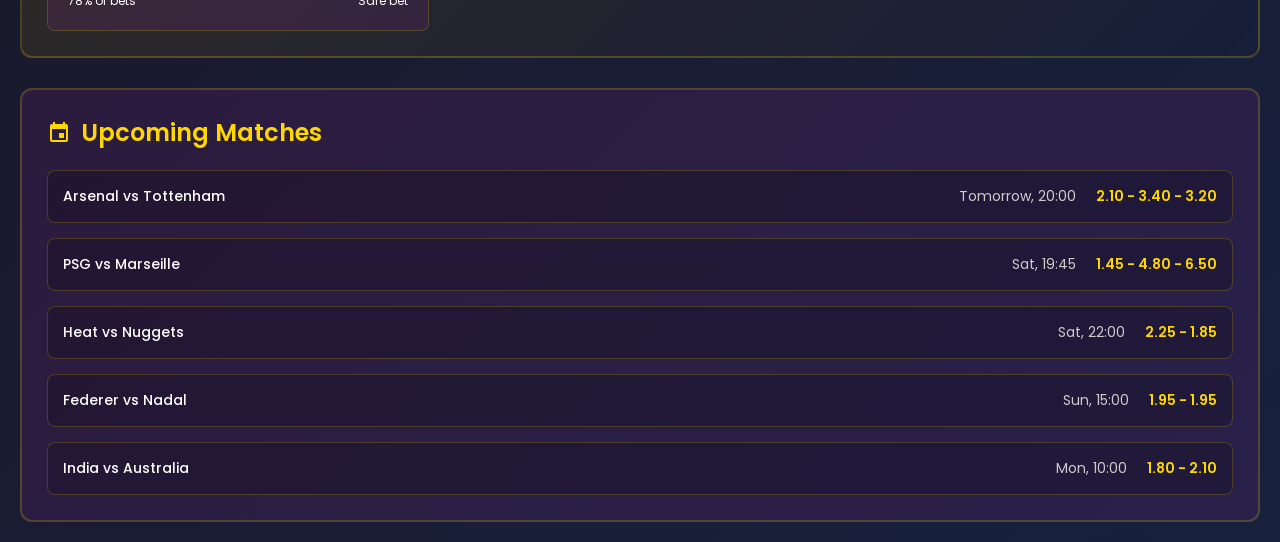
<file: sports-betting.html>
<!DOCTYPE html>
<html lang="en">
<head>
    <meta charset="UTF-8">
    <meta name="viewport" content="width=device-width, initial-scale=1.0">
    <title>WangSeng87 - Sports Betting</title>
    <link href="https://fonts.googleapis.com/icon?family=Material+Icons" rel="stylesheet">
    <link href="https://fonts.googleapis.com/css2?family=Poppins:wght@400;500;600;700&display=swap" rel="stylesheet">
    <style>
        * {
            margin: 0;
            padding: 0;
            box-sizing: border-box;
        }

        :root {
            --primary-gold: #ffd700;
            --primary-purple: #72237e;
            --dark-purple: #4a1a52;
            --bg-dark: #0a0a0a;
            --bg-medium: #1a1a2e;
            --bg-light: #16213e;
            --text-primary: #ffffff;
            --text-secondary: #cccccc;
            --card-bg: rgba(114, 35, 126, 0.2);
            --border-color: rgba(255, 215, 0, 0.2);
            --success: #4caf50;
            --danger: #e74c3c;
            --warning: #f39c12;
        }

        body {
            font-family: 'Poppins', sans-serif;
            background: linear-gradient(135deg, var(--bg-dark) 0%, var(--bg-medium) 50%, var(--bg-light) 100%);
            color: var(--text-primary);
            min-height: 100vh;
        }

        .container {
            max-width: 1400px;
            margin: 0 auto;
            padding: 20px;
        }

        .header {
            background: rgba(10, 10, 10, 0.9);
            backdrop-filter: blur(10px);
            padding: 15px 0;
            position: fixed;
            width: 100%;
            top: 0;
            z-index: 1000;
            border-bottom: 2px solid var(--primary-gold);
        }

        .header-content {
            max-width: 1400px;
            margin: 0 auto;
            padding: 0 20px;
            display: flex;
            justify-content: space-between;
            align-items: center;
        }

        .logo {
            display: flex;
            align-items: center;
            gap: 15px;
        }

        .logo-video {
            width: 40px;
            height: 40px;
            border-radius: 50%;
            overflow: hidden;
            border: 2px solid var(--primary-gold);
        }

        .logo-video video {
            width: 100%;
            height: 100%;
            object-fit: cover;
        }

        .logo h1 {
            color: var(--primary-gold);
            font-size: 24px;
            font-weight: 700;
        }

        .back-btn {
            background: var(--primary-purple);
            color: var(--text-primary);
            border: none;
            padding: 10px 20px;
            border-radius: 6px;
            cursor: pointer;
            display: flex;
            align-items: center;
            gap: 8px;
            text-decoration: none;
            font-weight: 500;
            transition: all 0.3s ease;
        }

        .back-btn:hover {
            background: var(--dark-purple);
            transform: translateY(-2px);
        }

        .main-content {
            margin-top: 80px;
        }

        .page-title {
            font-size: 36px;
            font-weight: 700;
            color: var(--primary-gold);
            text-align: center;
            margin-bottom: 40px;
            text-shadow: 0 2px 4px rgba(0,0,0,0.5);
        }

        .sports-tabs {
            display: flex;
            gap: 10px;
            margin-bottom: 30px;
            border-bottom: 2px solid var(--border-color);
            overflow-x: auto;
        }

        .sport-tab {
            background: transparent;
            border: none;
            color: var(--text-secondary);
            padding: 15px 20px;
            cursor: pointer;
            font-weight: 500;
            transition: all 0.3s ease;
            border-bottom: 3px solid transparent;
            white-space: nowrap;
        }

        .sport-tab:hover {
            color: var(--text-primary);
        }

        .sport-tab.active {
            color: var(--primary-gold);
            border-bottom-color: var(--primary-gold);
        }

        .live-matches {
            background: var(--card-bg);
            border: 2px solid var(--border-color);
            border-radius: 12px;
            padding: 25px;
            margin-bottom: 30px;
        }

        .section-header {
            display: flex;
            justify-content: space-between;
            align-items: center;
            margin-bottom: 20px;
        }

        .section-title {
            font-size: 24px;
            font-weight: 600;
            color: var(--primary-gold);
            display: flex;
            align-items: center;
            gap: 10px;
        }

        .live-indicator {
            background: var(--danger);
            color: var(--text-primary);
            padding: 4px 8px;
            border-radius: 4px;
            font-size: 12px;
            font-weight: 600;
            animation: pulse 2s infinite;
        }

        @keyframes pulse {
            0%, 100% { opacity: 1; }
            50% { opacity: 0.7; }
        }

        .matches-grid {
            display: grid;
            gap: 20px;
        }

        .match-card {
            background: rgba(0,0,0,0.3);
            border: 1px solid var(--border-color);
            border-radius: 8px;
            padding: 20px;
            transition: all 0.3s ease;
        }

        .match-card:hover {
            border-color: var(--primary-gold);
            transform: translateY(-2px);
        }

        .match-header {
            display: flex;
            justify-content: space-between;
            align-items: center;
            margin-bottom: 15px;
        }

        .match-time {
            font-size: 14px;
            color: var(--text-secondary);
        }

        .match-live {
            background: var(--danger);
            color: var(--text-primary);
            padding: 4px 8px;
            border-radius: 4px;
            font-size: 12px;
            font-weight: 600;
        }

        .match-teams {
            display: grid;
            grid-template-columns: 1fr auto 1fr;
            gap: 20px;
            align-items: center;
            margin-bottom: 20px;
        }

        .team {
            text-align: center;
        }

        .team-name {
            font-size: 16px;
            font-weight: 600;
            color: var(--text-primary);
            margin-bottom: 8px;
        }

        .team-logo {
            width: 60px;
            height: 60px;
            background: var(--card-bg);
            border: 2px solid var(--border-color);
            border-radius: 50%;
            margin: 0 auto 8px;
            display: flex;
            align-items: center;
            justify-content: center;
            font-size: 24px;
            color: var(--primary-gold);
        }

        .match-score {
            text-align: center;
        }

        .score {
            font-size: 24px;
            font-weight: 700;
            color: var(--primary-gold);
            margin-bottom: 5px;
        }

        .match-status {
            font-size: 12px;
            color: var(--text-secondary);
        }

        .betting-odds {
            display: grid;
            grid-template-columns: repeat(auto-fit, minmax(100px, 1fr));
            gap: 10px;
        }

        .odds-btn {
            background: rgba(255,255,255,0.1);
            border: 1px solid var(--border-color);
            color: var(--text-primary);
            padding: 12px;
            border-radius: 6px;
            cursor: pointer;
            transition: all 0.3s ease;
            text-align: center;
        }

        .odds-btn:hover {
            background: var(--primary-purple);
            border-color: var(--primary-gold);
            color: var(--primary-gold);
        }

        .odds-market {
            font-size: 12px;
            color: var(--text-secondary);
            margin-bottom: 4px;
        }

        .odds-value {
            font-size: 16px;
            font-weight: 600;
            color: var(--text-primary);
        }

        .popular-bets {
            background: linear-gradient(135deg, rgba(255, 215, 0, 0.1) 0%, transparent 100%);
            border: 2px solid var(--border-color);
            border-radius: 12px;
            padding: 25px;
            margin-bottom: 30px;
        }

        .bets-grid {
            display: grid;
            grid-template-columns: repeat(auto-fit, minmax(300px, 1fr));
            gap: 20px;
        }

        .bet-card {
            background: var(--card-bg);
            border: 1px solid var(--border-color);
            border-radius: 8px;
            padding: 20px;
            transition: all 0.3s ease;
        }

        .bet-card:hover {
            transform: translateY(-5px);
            border-color: var(--primary-gold);
        }

        .bet-header {
            display: flex;
            justify-content: space-between;
            align-items: center;
            margin-bottom: 15px;
        }

        .bet-title {
            font-size: 18px;
            font-weight: 600;
            color: var(--primary-gold);
        }

        .bet-odds {
            background: var(--primary-purple);
            color: var(--text-primary);
            padding: 4px 8px;
            border-radius: 4px;
            font-size: 14px;
            font-weight: 600;
        }

        .bet-description {
            font-size: 14px;
            color: var(--text-secondary);
            margin-bottom: 15px;
            line-height: 1.4;
        }

        .bet-stats {
            display: flex;
            justify-content: space-between;
            font-size: 12px;
            color: var(--text-muted);
        }

        .upcoming-matches {
            background: var(--card-bg);
            border: 2px solid var(--border-color);
            border-radius: 12px;
            padding: 25px;
        }

        .match-list {
            display: grid;
            gap: 15px;
        }

        .upcoming-match {
            background: rgba(0,0,0,0.2);
            border: 1px solid var(--border-color);
            border-radius: 8px;
            padding: 15px;
            display: grid;
            grid-template-columns: 1fr auto auto;
            gap: 20px;
            align-items: center;
            transition: all 0.3s ease;
        }

        .upcoming-match:hover {
            border-color: var(--primary-gold);
        }

        .upcoming-teams {
            font-size: 14px;
            font-weight: 500;
            color: var(--text-primary);
        }

        .upcoming-time {
            font-size: 14px;
            color: var(--text-secondary);
            text-align: center;
        }

        .upcoming-odds {
            font-size: 14px;
            color: var(--primary-gold);
            font-weight: 600;
            text-align: right;
        }

        .bet-slip {
            position: fixed;
            right: 20px;
            top: 100px;
            width: 300px;
            background: var(--card-bg);
            border: 2px solid var(--border-color);
            border-radius: 12px;
            padding: 20px;
            max-height: 500px;
            overflow-y: auto;
            transition: all 0.3s ease;
        }

        .bet-slip.minimized {
            height: 60px;
            overflow: hidden;
        }

        .bet-slip-header {
            display: flex;
            justify-content: space-between;
            align-items: center;
            margin-bottom: 15px;
        }

        .bet-slip-title {
            font-size: 18px;
            font-weight: 600;
            color: var(--primary-gold);
        }

        .minimize-btn {
            background: transparent;
            border: none;
            color: var(--text-primary);
            cursor: pointer;
            font-size: 20px;
        }

        .bet-slip-item {
            background: rgba(0,0,0,0.3);
            border: 1px solid var(--border-color);
            border-radius: 6px;
            padding: 12px;
            margin-bottom: 10px;
        }

        .bet-slip-match {
            font-size: 12px;
            color: var(--text-secondary);
            margin-bottom: 5px;
        }

        .bet-slip-selection {
            font-size: 14px;
            color: var(--text-primary);
            font-weight: 500;
            margin-bottom: 5px;
        }

        .bet-slip-odds {
            font-size: 14px;
            color: var(--primary-gold);
            font-weight: 600;
        }

        .remove-bet {
            background: transparent;
            border: none;
            color: var(--danger);
            cursor: pointer;
            float: right;
            font-size: 16px;
        }

        .bet-slip-summary {
            border-top: 1px solid var(--border-color);
            padding-top: 15px;
            margin-top: 15px;
        }

        .total-odds {
            display: flex;
            justify-content: space-between;
            margin-bottom: 10px;
        }

        .potential-win {
            display: flex;
            justify-content: space-between;
            margin-bottom: 15px;
        }

        .place-bet-btn {
            background: var(--primary-gold);
            color: var(--bg-dark);
            border: none;
            padding: 12px;
            border-radius: 6px;
            cursor: pointer;
            font-weight: 600;
            width: 100%;
            transition: all 0.3s ease;
        }

        .place-bet-btn:hover {
            background: #ffed4e;
        }

        @media (max-width: 768px) {
            .bet-slip {
                position: static;
                width: 100%;
                margin-top: 20px;
            }

            .matches-grid {
                grid-template-columns: 1fr;
            }

            .bets-grid {
                grid-template-columns: 1fr;
            }

            .upcoming-match {
                grid-template-columns: 1fr;
                gap: 10px;
                text-align: center;
            }
        }
    </style>
</head>
<body>
    <!-- Header -->
    <header class="header">
        <div class="header-content">
            <div class="logo">
                <div class="logo-video">
                    <video autoplay muted loop playsinline>
                        <source src="wangseng-lion.mp4" type="video/mp4">
                    </video>
                </div>
                <h1>WangSeng87</h1>
            </div>
            
            <a href="wangseng-games-platform.html" class="back-btn">
                <i class="material-icons">arrow_back</i>
                Back to Platform
            </a>
        </div>
    </header>

    <!-- Main Content -->
    <main class="main-content">
        <div class="container">
            <h1 class="page-title">⚽ Sports Betting</h1>
            
            <!-- Sports Tabs -->
            <div class="sports-tabs">
                <button class="sport-tab active">Football</button>
                <button class="sport-tab">Basketball</button>
                <button class="sport-tab">Tennis</button>
                <button class="sport-tab">Cricket</button>
                <button class="sport-tab">E-Sports</button>
                <button class="sport-tab">Horse Racing</button>
                <button class="sport-tab">MMA</button>
                <button class="sport-tab">Boxing</button>
            </div>
            
            <!-- Live Matches -->
            <div class="live-matches">
                <div class="section-header">
                    <h2 class="section-title">
                        <i class="material-icons">live_tv</i>
                        Live Matches
                        <span class="live-indicator">LIVE</span>
                    </h2>
                </div>
                
                <div class="matches-grid">
                    <!-- Live Match 1 -->
                    <div class="match-card">
                        <div class="match-header">
                            <span class="match-time">Premier League</span>
                            <span class="match-live">LIVE</span>
                        </div>
                        <div class="match-teams">
                            <div class="team">
                                <div class="team-name">Manchester United</div>
                                <div class="team-logo">MU</div>
                            </div>
                            <div class="match-score">
                                <div class="score">2 - 1</div>
                                <div class="match-status">65'</div>
                            </div>
                            <div class="team">
                                <div class="team-name">Liverpool</div>
                                <div class="team-logo">LI</div>
                            </div>
                        </div>
                        <div class="betting-odds">
                            <button class="odds-btn">
                                <div class="odds-market">1X2</div>
                                <div class="odds-value">2.45</div>
                            </button>
                            <button class="odds-btn">
                                <div class="odds-market">Over 2.5</div>
                                <div class="odds-value">1.85</div>
                            </button>
                            <button class="odds-btn">
                                <div class="odds-market">BTTS</div>
                                <div class="odds-value">1.65</div>
                            </button>
                        </div>
                    </div>

                    <!-- Live Match 2 -->
                    <div class="match-card">
                        <div class="match-header">
                            <span class="match-time">NBA</span>
                            <span class="match-live">LIVE</span>
                        </div>
                        <div class="match-teams">
                            <div class="team">
                                <div class="team-name">Lakers</div>
                                <div class="team-logo">LA</div>
                            </div>
                            <div class="match-score">
                                <div class="score">89 - 87</div>
                                <div class="match-status">Q4 2:45</div>
                            </div>
                            <div class="team">
                                <div class="team-name">Celtics</div>
                                <div class="team-logo">BO</div>
                            </div>
                        </div>
                        <div class="betting-odds">
                            <button class="odds-btn">
                                <div class="odds-market">Moneyline</div>
                                <div class="odds-value">1.95</div>
                            </button>
                            <button class="odds-btn">
                                <div class="odds-market">Spread</div>
                                <div class="odds-value">+2.5</div>
                            </button>
                            <button class="odds-btn">
                                <div class="odds-market">Total</div>
                                <div class="odds-value">Over 220.5</div>
                            </button>
                        </div>
                    </div>

                    <!-- Live Match 3 -->
                    <div class="match-card">
                        <div class="match-header">
                            <span class="match-time">Tennis ATP</span>
                            <span class="match-live">LIVE</span>
                        </div>
                        <div class="match-teams">
                            <div class="team">
                                <div class="team-name">Djokovic</div>
                                <div class="team-logo">ND</div>
                            </div>
                            <div class="match-score">
                                <div class="score">6-4 3-2</div>
                                <div class="match-status">Set 2</div>
                            </div>
                            <div class="team">
                                <div class="team-name">Alcaraz</div>
                                <div class="team-logo">CA</div>
                            </div>
                        </div>
                        <div class="betting-odds">
                            <button class="odds-btn">
                                <div class="odds-market">Match Winner</div>
                                <div class="odds-value">1.75</div>
                            </button>
                            <button class="odds-btn">
                                <div class="odds-market">Total Games</div>
                                <div class="odds-value">Over 22.5</div>
                            </button>
                            <button class="odds-btn">
                                <div class="odds-market">Set Betting</div>
                                <div class="odds-value">2.10</div>
                            </button>
                        </div>
                    </div>
                </div>
            </div>
            
            <!-- Popular Bets -->
            <div class="popular-bets">
                <div class="section-header">
                    <h2 class="section-title">
                        <i class="material-icons">trending_up</i>
                        Popular Bets Today
                    </h2>
                </div>
                
                <div class="bets-grid">
                    <div class="bet-card">
                        <div class="bet-header">
                            <h3 class="bet-title">Man City to Win</h3>
                            <span class="bet-odds">1.35</span>
                        </div>
                        <p class="bet-description">Manchester City vs Chelsea - Premier League</p>
                        <div class="bet-stats">
                            <span>85% of bets</span>
                            <span>High confidence</span>
                        </div>
                    </div>

                    <div class="bet-card">
                        <div class="bet-header">
                            <h3 class="bet-title">Over 2.5 Goals</h3>
                            <span class="bet-odds">1.80</span>
                        </div>
                        <p class="bet-description">Real Madrid vs Barcelona - El Clasico</p>
                        <div class="bet-stats">
                            <span>72% of bets</span>
                            <span>Popular choice</span>
                        </div>
                    </div>

                    <div class="bet-card">
                        <div class="bet-header">
                            <h3 class="bet-title">Lakers -4.5</h3>
                            <span class="bet-odds">1.90</span>
                        </div>
                        <p class="bet-description">Lakers vs Warriors - NBA Playoffs</p>
                        <div class="bet-stats">
                            <span>68% of bets</span>
                            <span>Value pick</span>
                        </div>
                    </div>

                    <div class="bet-card">
                        <div class="bet-header">
                            <h3 class="bet-title">Both Teams to Score</h3>
                            <span class="bet-odds">1.65</span>
                        </div>
                        <p class="bet-description">Bayern Munich vs PSG - Champions League</p>
                        <div class="bet-stats">
                            <span>78% of bets</span>
                            <span>Safe bet</span>
                        </div>
                    </div>
                </div>
            </div>
            
            <!-- Upcoming Matches -->
            <div class="upcoming-matches">
                <div class="section-header">
                    <h2 class="section-title">
                        <i class="material-icons">event</i>
                        Upcoming Matches
                    </h2>
                </div>
                
                <div class="match-list">
                    <div class="upcoming-match">
                        <div class="upcoming-teams">Arsenal vs Tottenham</div>
                        <div class="upcoming-time">Tomorrow, 20:00</div>
                        <div class="upcoming-odds">2.10 - 3.40 - 3.20</div>
                    </div>

                    <div class="upcoming-match">
                        <div class="upcoming-teams">PSG vs Marseille</div>
                        <div class="upcoming-time">Sat, 19:45</div>
                        <div class="upcoming-odds">1.45 - 4.80 - 6.50</div>
                    </div>

                    <div class="upcoming-match">
                        <div class="upcoming-teams">Heat vs Nuggets</div>
                        <div class="upcoming-time">Sat, 22:00</div>
                        <div class="upcoming-odds">2.25 - 1.85</div>
                    </div>

                    <div class="upcoming-match">
                        <div class="upcoming-teams">Federer vs Nadal</div>
                        <div class="upcoming-time">Sun, 15:00</div>
                        <div class="upcoming-odds">1.95 - 1.95</div>
                    </div>

                    <div class="upcoming-match">
                        <div class="upcoming-teams">India vs Australia</div>
                        <div class="upcoming-time">Mon, 10:00</div>
                        <div class="upcoming-odds">1.80 - 2.10</div>
                    </div>
                </div>
            </div>
        </div>
    </main>

    <!-- Bet Slip -->
    <div class="bet-slip" id="betSlip">
        <div class="bet-slip-header">
            <h3 class="bet-slip-title">Bet Slip (0)</h3>
            <button class="minimize-btn" onclick="toggleBetSlip()">
                <i class="material-icons">minimize</i>
            </button>
        </div>
        
        <div id="betSlipContent">
            <div class="bet-slip-item">
                <button class="remove-bet">×</button>
                <div class="bet-slip-match">Man United vs Liverpool</div>
                <div class="bet-slip-selection">Man United to win</div>
                <div class="bet-slip-odds">Odds: 2.45</div>
            </div>
            
            <div class="bet-slip-summary">
                <div class="total-odds">
                    <span>Total Odds:</span>
                    <span>2.45</span>
                </div>
                <div class="potential-win">
                    <span>Potential Win:</span>
                    <span>RM 245.00</span>
                </div>
                <button class="place-bet-btn">Place Bet RM 100</button>
            </div>
        </div>
    </div>

    <script>
        // Initialize video logo
        document.addEventListener('DOMContentLoaded', function() {
            const logoVideo = document.querySelector('.logo-video video');
            if (logoVideo) {
                logoVideo.muted = true;
                logoVideo.loop = true;
                logoVideo.playsInline = true;
                logoVideo.play().catch(e => console.log('Video autoplay prevented'));
            }
        });

        // Sports tabs
        document.querySelectorAll('.sport-tab').forEach(tab => {
            tab.addEventListener('click', function() {
                document.querySelectorAll('.sport-tab').forEach(t => t.classList.remove('active'));
                this.classList.add('active');
                console.log('Switching to sport:', this.textContent);
            });
        });

        // Odds buttons
        document.querySelectorAll('.odds-btn').forEach(btn => {
            btn.addEventListener('click', function() {
                const market = this.querySelector('.odds-market').textContent;
                const odds = this.querySelector('.odds-value').textContent;
                addToBetSlip(market, odds);
            });
        });

        // Popular bet cards
        document.querySelectorAll('.bet-card').forEach(card => {
            card.addEventListener('click', function() {
                const title = this.querySelector('.bet-title').textContent;
                const odds = this.querySelector('.bet-odds').textContent;
                addToBetSlip(title, odds);
            });
        });

        // Bet slip functionality
        function toggleBetSlip() {
            const betSlip = document.getElementById('betSlip');
            betSlip.classList.toggle('minimized');
        }

        function addToBetSlip(selection, odds) {
            console.log('Added to bet slip:', selection, odds);
            // Update bet slip UI
            updateBetSlipUI();
        }

        function updateBetSlipUI() {
            // Update bet slip count and totals
            const betSlipTitle = document.querySelector('.bet-slip-title');
            betSlipTitle.textContent = `Bet Slip (1)`; // Update with actual count
        }

        // Remove bet functionality
        document.querySelectorAll('.remove-bet').forEach(btn => {
            btn.addEventListener('click', function(e) {
                e.stopPropagation();
                this.parentElement.remove();
                updateBetSlipUI();
            });
        });

        // Place bet
        document.querySelector('.place-bet-btn').addEventListener('click', function() {
            console.log('Placing bet...');
        });

        // Simulate live score updates
        setInterval(() => {
            document.querySelectorAll('.match-score .score').forEach(score => {
                const currentScore = score.textContent;
                if (currentScore.includes('-')) {
                    const [home, away] = currentScore.split(' - ').map(s => parseInt(s));
                    const change = Math.random() > 0.7 ? 1 : 0;
                    if (change && Math.random() > 0.5) {
                        score.textContent = `${home + change} - ${away}`;
                    } else if (change) {
                        score.textContent = `${home} - ${away + change}`;
                    }
                }
            });
        }, 10000);
    </script>
</body>
</html>
</file>
<file: styles.css>
/* Header logo styling */
.header {
    display: flex;
    align-items: center;
    justify-content: space-between;
    padding: 10px 20px;
    background-color: #fff; /* Adjust header background color */
}

.header img.logo {
    max-width: 100%; /* Responsive logo */
    height: auto;    /* Maintain aspect ratio */
    width: 150px;    /* Set a fixed width for larger screens */
}

/* Responsive design */
@media (max-width: 768px) {
    .header {
        flex-direction: column; /* Stack items on small screens */
        align-items: center;     /* Center align */
    }

    .header img.logo {
        width: 100px; /* Smaller logo on mobile */
    }
}
</file>
